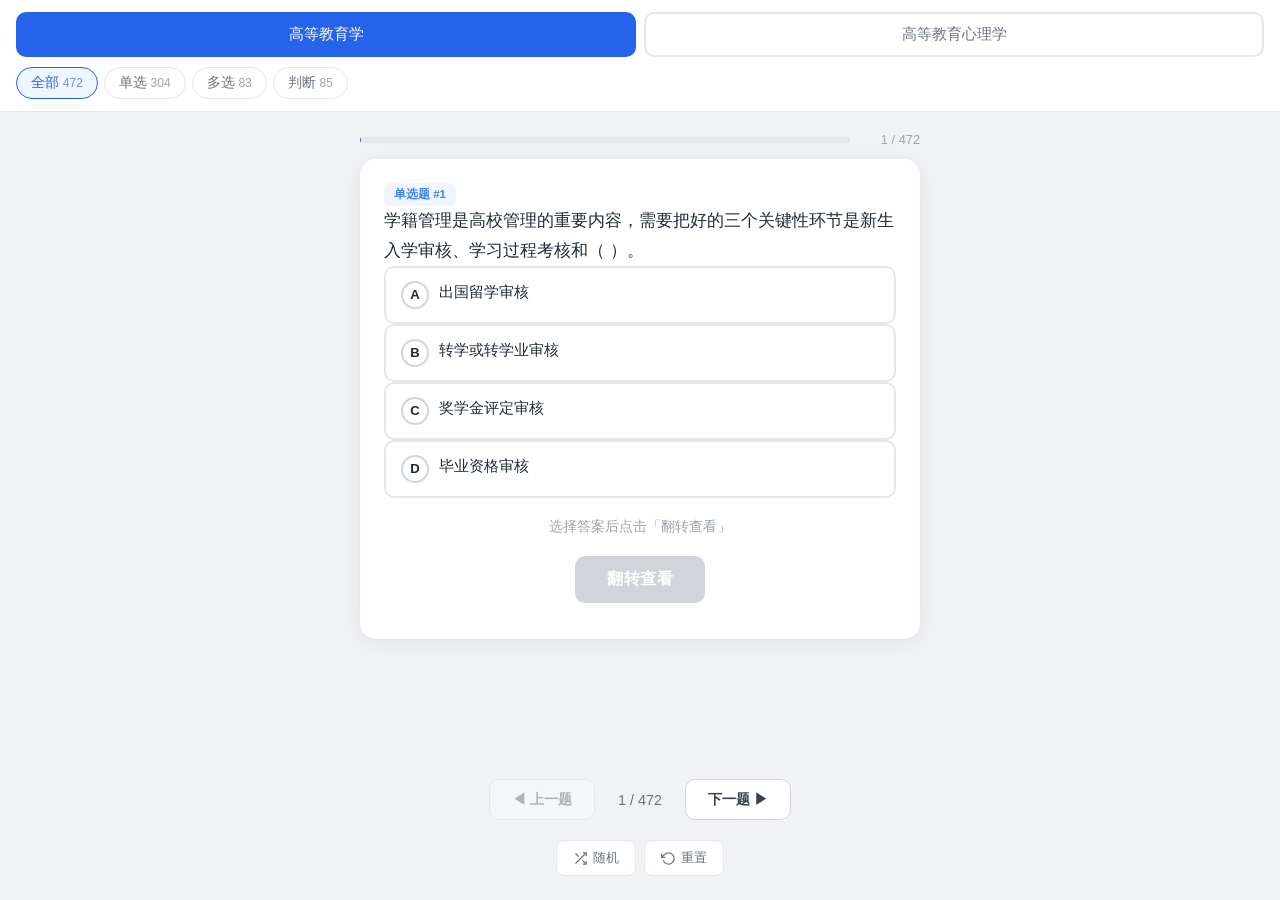
<file: 两学记忆卡片.html>
<!DOCTYPE html>
<html lang="zh-CN">
<head>
<meta charset="UTF-8">
<meta name="viewport" content="width=device-width, initial-scale=1.0, user-scalable=no">
<title>高等教育学&心理学 - 记忆卡片</title>
<style>
* { margin:0; padding:0; box-sizing:border-box; }
html { font-size:16px; }
body {
  font-family:-apple-system,BlinkMacSystemFont,"Segoe UI","PingFang SC","Hiragino Sans GB","Microsoft YaHei",sans-serif;
  background:#f0f2f5; color:#1f2937; min-height:100vh;
  display:flex; flex-direction:column;
  -webkit-tap-highlight-color:transparent;
}
.header {
  background:#fff; border-bottom:1px solid #e5e7eb;
  padding:12px 16px; position:sticky; top:0; z-index:100;
}
.subject-tabs { display:flex; gap:8px; margin-bottom:10px; }
.subject-tab {
  flex:1; padding:10px 0; text-align:center; border-radius:10px;
  font-size:0.95rem; font-weight:500; cursor:pointer; transition:all 0.2s;
  border:2px solid #e5e7eb; background:#fff; color:#6b7280;
}
.subject-tab.active { background:#2563eb; color:#fff; border-color:#2563eb; }
.type-filters { display:flex; gap:6px; flex-wrap:wrap; }
.type-filter {
  padding:6px 14px; border-radius:20px; font-size:0.85rem;
  cursor:pointer; transition:all 0.2s;
  border:1.5px solid #e5e7eb; background:#fff; color:#6b7280;
}
.type-filter.active { background:#eff6ff; color:#2563eb; border-color:#2563eb; }
.type-filter .count { opacity:0.65; font-size:0.75rem; }

.main {
  flex:1; display:flex; flex-direction:column; align-items:center;
  padding:20px 16px 16px; gap:12px;
}

.progress-bar-wrap {
  width:100%; max-width:560px; display:flex; align-items:center; gap:10px;
}
.progress-fill-bg {
  flex:1; height:6px; background:#e5e7eb; border-radius:3px; overflow:hidden;
}
.progress-fill {
  height:100%; background:linear-gradient(90deg,#2563eb,#7c3aed); border-radius:3px; transition:width 0.3s;
}
.progress-text { font-size:0.8rem; color:#9ca3af; white-space:nowrap; min-width:60px; text-align:right; }

.card-scene {
  perspective:1200px; width:100%; max-width:560px; flex:1; min-height:200px;
}
.card-wrap {
  animation:fadeSlideIn 0.35s ease;
}
@keyframes fadeSlideIn {
  from { opacity:0; transform:translateY(10px); }
  to   { opacity:1; transform:translateY(0); }
}

.card {
  display:grid; transform-style:preserve-3d;
  transition:transform 0.6s cubic-bezier(0.4,0,0.2,1);
  cursor:default;
}
.card > * { grid-area:1/1; }
.card.flipped { transform:rotateY(180deg); }

.card-face {
  backface-visibility:hidden; -webkit-backface-visibility:hidden;
  background:#fff; border-radius:16px;
  box-shadow:0 4px 24px rgba(0,0,0,0.06),0 1px 3px rgba(0,0,0,0.04);
  padding:24px; display:flex; flex-direction:column; gap:14px;
}
.card-back { transform:rotateY(180deg); }

.question-type-badge {
  display:inline-flex; align-items:center; gap:4px; padding:4px 10px; border-radius:6px;
  font-size:0.72rem; font-weight:600; align-self:flex-start;
  background:#eff6ff; color:#3b82f6;
}
.question-type-badge.multi { background:#fef3c7; color:#d97706; }
.question-type-badge.bool  { background:#dcfce7; color:#16a34a; }

.question-text {
  font-size:1.05rem; line-height:1.78; color:#1f2937; word-break:break-word;
}

.option {
  padding:13px 15px; border-radius:10px; cursor:pointer; transition:all 0.2s;
  border:2px solid #e5e7eb; display:flex; align-items:flex-start; gap:10px;
  font-size:0.93rem; line-height:1.5; user-select:none; -webkit-user-select:none;
  background:#fff;
}
.option:hover { border-color:#93c5fd; background:#f8faff; }
.option:active { transform:scale(0.985); }
.option.selected { border-color:#2563eb; background:#eff6ff; }
.option.correct   { border-color:#16a34a; background:#f0fdf4; color:#15803d; }
.option.wrong     { border-color:#dc2626; background:#fef2f2; color:#b91c1c; }
.option.missed    { border-color:#d97706; background:#fffbeb; color:#a16207; }

.option .label {
  width:28px; height:28px; border-radius:50%; flex-shrink:0;
  display:flex; align-items:center; justify-content:center;
  font-weight:700; font-size:0.82rem; border:2px solid #d1d5db; transition:all 0.2s;
}
.option.selected .label { background:#2563eb; color:#fff; border-color:#2563eb; }
.option.correct   .label { background:#16a34a; color:#fff; border-color:#16a34a; }
.option.wrong     .label { background:#dc2626; color:#fff; border-color:#dc2626; }
.option.missed    .label { background:#d97706; color:#fff; border-color:#d97706; }

.option .check-icon {
  width:28px; height:28px; border-radius:6px; flex-shrink:0;
  display:flex; align-items:center; justify-content:center;
  font-weight:700; font-size:0.82rem; border:2px solid #d1d5db; transition:all 0.2s;
}
.option.selected .check-icon { background:#2563eb; color:#fff; border-color:#2563eb; }
.option.correct   .check-icon { background:#16a34a; color:#fff; border-color:#16a34a; }
.option.wrong     .check-icon { background:#dc2626; color:#fff; border-color:#dc2626; }
.option.missed    .check-icon { background:#d97706; color:#fff; border-color:#d97706; }

.answer-hint {
  text-align:center; padding:6px 0; color:#9ca3af; font-size:0.85rem; order:100;
}
.flip-btn {
  padding:13px 32px; border-radius:10px; font-size:1rem; font-weight:600;
  cursor:pointer; border:none; transition:all 0.2s;
  background:linear-gradient(135deg,#2563eb,#1d4ed8); color:#fff;
  align-self:center; letter-spacing:0.5px; order:101;
  box-shadow:0 2px 8px rgba(37,99,235,0.25);
}
.flip-btn:hover { box-shadow:0 4px 14px rgba(37,99,235,0.35); }
.flip-btn:active { transform:scale(0.97); }
.flip-btn:disabled { background:#d1d5db; box-shadow:none; cursor:not-allowed; }

.back-header {
  text-align:center; font-size:1.05rem; font-weight:700; padding:8px 0;
  border-bottom:2px dashed #e5e7eb; color:#16a34a;
}
.back-header.incorrect { color:#dc2626; }
.back-header.partial { color:#d97706; }

.result-badge {
  display:inline-block; padding:7px 14px; border-radius:8px;
  font-size:0.85rem; font-weight:600; align-self:center;
}
.result-badge.correct   { background:#dcfce7; color:#16a34a; }
.result-badge.incorrect { background:#fef2f2; color:#dc2626; }
.result-badge.partial   { background:#fffbeb; color:#d97706; }

.btns-row { display:flex; gap:10px; justify-content:center; flex-wrap:wrap; }
.tf-btn {
  flex:1; max-width:160px; padding:14px; border-radius:10px;
  font-size:1rem; font-weight:600; cursor:pointer; border:2px solid #e5e7eb;
  background:#fff; transition:all 0.2s; text-align:center;
}
.tf-btn:hover { border-color:#93c5fd; background:#f8faff; }
.tf-btn:active { transform:scale(0.97); }
.tf-btn.selected { border-color:#2563eb; background:#eff6ff; color:#2563eb; }
.tf-btn.correct  { border-color:#16a34a; background:#f0fdf4; color:#15803d; }
.tf-btn.wrong    { border-color:#dc2626; background:#fef2f2; color:#b91c1c; }

.nav {
  display:flex; align-items:center; justify-content:center; gap:10px; padding:8px 0;
}
.nav-btn {
  padding:10px 22px; border-radius:10px; font-size:0.9rem; font-weight:600;
  cursor:pointer; border:none; transition:all 0.2s;
  background:#fff; color:#374151; border:1.5px solid #d1d5db;
}
.nav-btn:hover { border-color:#2563eb; color:#2563eb; }
.nav-btn:active { transform:scale(0.97); }
.nav-btn:disabled { opacity:0.35; cursor:not-allowed; }
.nav-page { font-size:0.9rem; color:#6b7280; min-width:70px; text-align:center; }
.nav-center { display:flex; align-items:center; gap:8px; }

.controls {
  display:flex; gap:8px; justify-content:center; padding:0 0 8px;
}
.ctrl-btn {
  padding:8px 16px; border-radius:8px; font-size:0.82rem; font-weight:500;
  cursor:pointer; border:1.5px solid #e5e7eb; background:#fff; color:#6b7280;
  transition:all 0.2s; display:flex; align-items:center; gap:5px;
}
.ctrl-btn:hover { border-color:#93c5fd; color:#2563eb; }
.ctrl-btn.active { background:#eff6ff; color:#2563eb; border-color:#2563eb; }
.ctrl-btn svg { width:15px; height:15px; flex-shrink:0; }

.stats {
  background:#fff; border-radius:16px; padding:18px; max-width:560px; width:100%;
  box-shadow:0 2px 12px rgba(0,0,0,0.04);
}
.stats h3 { font-size:0.95rem; margin-bottom:10px; color:#6b7280; }
.stats-row { display:flex; gap:12px; flex-wrap:wrap; }
.stat-item {
  flex:1; min-width:70px; text-align:center; padding:12px 8px;
  border-radius:10px; background:#f9fafb;
}
.stat-val { font-size:1.6rem; font-weight:700; }
.stat-val.green { color:#16a34a; }
.stat-val.red   { color:#dc2626; }
.stat-val.blue  { color:#2563eb; }
.stat-lbl { font-size:0.75rem; color:#9ca3af; margin-top:2px; }

.empty-state {
  flex:1; display:flex; align-items:center; justify-content:center;
  padding:60px 20px; color:#9ca3af; flex-direction:column;
}
.empty-state p { font-size:1rem; }

@media (max-width:480px) {
  .card-face { padding:16px; border-radius:12px; gap:10px; }
  .question-text { font-size:0.95rem; }
  .option { padding:11px 13px; font-size:0.88rem; }
  .subject-tab { font-size:0.85rem; padding:8px 0; }
  .flip-btn { width:100%; }
  .nav-btn { padding:8px 16px; font-size:0.82rem; }
  .header { padding:10px 12px; }
}
</style>
</head>
<body>

<div class="header">
  <div class="subject-tabs">
    <div class="subject-tab active" data-subject="高等教育学" onclick="switchSubject('高等教育学')">高等教育学</div>
    <div class="subject-tab" data-subject="高等教育心理学" onclick="switchSubject('高等教育心理学')">高等教育心理学</div>
  </div>
  <div class="type-filters" id="typeFilters"></div>
</div>

<div class="main" id="mainContent">
  <div class="progress-bar-wrap">
    <div class="progress-fill-bg"><div class="progress-fill" id="progressFill" style="width:0%"></div></div>
    <div class="progress-text" id="progressText">0 / 0</div>
  </div>

  <div class="card-scene">
    <div class="card-wrap" id="cardWrap">
      <div class="card" id="cardEl">
        <div class="card-face card-front" id="cardFront">
          <div id="frontContent"></div>
          <div class="answer-hint" id="hintEl">选择答案后点击「翻转查看」</div>
          <button class="flip-btn" id="flipBtn" disabled onclick="flipCard()">翻转查看</button>
        </div>
        <div class="card-face card-back" id="cardBack">
          <div id="backContent"></div>
          <button class="flip-btn" style="margin-top:6px;order:102" onclick="flipBack()">翻回题目</button>
        </div>
      </div>
    </div>
  </div>

  <div class="nav">
    <button class="nav-btn" id="prevBtn" onclick="prevCard()">◀ 上一题</button>
    <div class="nav-center"><span class="nav-page" id="navPage">-</span></div>
    <button class="nav-btn" id="nextBtn" onclick="nextCard()">下一题 ▶</button>
  </div>

  <div class="controls">
    <button class="ctrl-btn" id="shuffleBtn" onclick="toggleShuffle()">
      <svg viewBox="0 0 24 24" fill="none" stroke="currentColor" stroke-width="2"><polyline points="16 3 21 3 21 8"/><line x1="4" y1="20" x2="21" y2="3"/><polyline points="21 16 21 21 16 21"/><line x1="15" y1="15" x2="21" y2="21"/><line x1="4" y1="4" x2="9" y2="9"/></svg>
      随机
    </button>
    <button class="ctrl-btn" onclick="resetProgress()">
      <svg viewBox="0 0 24 24" fill="none" stroke="currentColor" stroke-width="2"><polyline points="1 4 1 10 7 10"/><path d="M3.51 15a9 9 0 1 0 2.13-9.36L1 10"/></svg>
      重置
    </button>
  </div>

  <div class="stats" id="statsPanel" style="display:none">
    <h3>答题统计</h3>
    <div class="stats-row">
      <div class="stat-item">
        <div class="stat-val blue" id="statTotal">0</div>
        <div class="stat-lbl">已答</div>
      </div>
      <div class="stat-item">
        <div class="stat-val green" id="statCorrect">0</div>
        <div class="stat-lbl">正确</div>
      </div>
      <div class="stat-item">
        <div class="stat-val red" id="statWrong">0</div>
        <div class="stat-lbl">错误</div>
      </div>
      <div class="stat-item">
        <div class="stat-val" id="statRate" style="color:#2563eb">-</div>
        <div class="stat-lbl">正确率</div>
      </div>
    </div>
  </div>
</div>

<div class="empty-state" id="emptyState" style="display:none">
  <p>没有可显示的题目</p>
</div>

<script>
var DATA = {
  '高等教育学': {"single_choice":[{"id":"qu_245","number":"1","question":"学籍管理是高校管理的重要内容，需要把好的三个关键性环节是新生入学审核、学习过程考核和（   ）。","options":[{"label":"A","text":"出国留学审核"},{"label":"B","text":"转学或转学业审核"},{"label":"C","text":"奖学金评定审核"},{"label":"D","text":"毕业资格审核"}],"answer":"D"},{"id":"qu_24","number":"2","question":"高等学校培养目标制定的依据不包括（  ）。","options":[{"label":"A","text":"个人需求"},{"label":"B","text":"社会需求"},{"label":"C","text":"专业需求"},{"label":"D","text":"法律需求"}],"answer":"D"},{"id":"qu_267","number":"3","question":"世界上第一个进入大众高等教育的国家是（  ）。","options":[{"label":"A","text":"加拿大"},{"label":"B","text":"英国"},{"label":"C","text":"美国"},{"label":"D","text":"澳大利亚"}],"answer":"C"},{"id":"qu_81","number":"4","question":"早在大学产生之初，教师们借助与基督教会的身份同构使得教师具有（   ）。","options":[{"label":"A","text":"宗教性"},{"label":"B","text":"神圣性"},{"label":"C","text":"独立性"},{"label":"D","text":"自由性"}],"answer":"B"},{"id":"qu_279","number":"5","question":"联邦德国为代表的欧洲大陆国家，表现的高校管理模式是（   ）。","options":[{"label":"A","text":"官僚学术权威双元管理模式"},{"label":"B","text":"国家权威模式"},{"label":"C","text":"市场主导模式"},{"label":"D","text":"学术权威模式"}],"answer":"B"},{"id":"qu_230","number":"6","question":"以下关于终生学习的说法不正确的是（    ）。","options":[{"label":"A","text":"终生学习是一种终结性学习方式"},{"label":"B","text":"终生学习必须以学习化社会为前提"},{"label":"C","text":"终生学习是以个人的自发意愿为基础"},{"label":"D","text":"终生学习必须将教育功能扩大至整个社会"}],"answer":"A"},{"id":"qu_223","number":"7","question":"案例教学法的中心环节是（    ）。","options":[{"label":"A","text":"课前准备"},{"label":"B","text":"教学设计"},{"label":"C","text":"教学评价"},{"label":"D","text":"课堂讨论"}],"answer":"D"},{"id":"qu_43","number":"8","question":"赫钦斯是20世纪理性主义大学理念的代表人物和集大成者，他的教育哲学思想属于（  ）。","options":[{"label":"A","text":"永恒主义"},{"label":"B","text":"要素主义"},{"label":"C","text":"存在主义"},{"label":"D","text":"实用主义"}],"answer":"A"},{"id":"qu_150","number":"9","question":"高校课程组合基本上以知识为导向，以学科为经纬，结合社会需要进行安排和组织的，使得高校课程具有典型的（     ）。","options":[{"label":"A","text":"针对性"},{"label":"B","text":"多样性"},{"label":"C","text":"专业性"},{"label":"D","text":"前沿性"}],"answer":"C"},{"id":"qu_95","number":"10","question":"教师工作坊是高校教师教学发展中心的工作方式之一，下列描述错误的是（   ）。","options":[{"label":"A","text":"教师工作坊不仅能为新教师提供培训和帮助，还能为老教师提供服务"},{"label":"B","text":"教师工作坊可以邀请校内外教学名师主讲，交流成功经验和优良心得，也可以质疑诘难。"},{"label":"C","text":"教师工作坊由高校教师教学发展中心组织，校内需要帮助的教师必须参加；"},{"label":"D","text":"教师工作坊可以利用现代信息技术，提供“网络工作坊”；"}],"answer":"C"},{"id":"qu_16","number":"11","question":"创办柏林大学的德国教育家是（  ）。","options":[{"label":"A","text":"佛兰克"},{"label":"B","text":"拉福来特"},{"label":"C","text":"洪堡"},{"label":"D","text":"纽曼"}],"answer":"C"},{"id":"qu_54","number":"12","question":"认为大学是传授普遍知识的场所，知识本身即为目的，教育是为了理智训练的是（    ）。","options":[{"label":"A","text":"赫钦斯"},{"label":"B","text":"洪堡"},{"label":"C","text":"纽曼"},{"label":"D","text":"布鲁纳"}],"answer":"C"},{"id":"qu_261","number":"13","question":"学习能力评价应遵循的原则不包括（  ）。","options":[{"label":"A","text":"统一性原则"},{"label":"B","text":"激励性原则"},{"label":"C","text":"多样化原则"},{"label":"D","text":"发展性原则"}],"answer":"A"},{"id":"qu_248","number":"14","question":"从危机产生的来源与后果看，高校危机可分为安全性、灾变性、管理性和群体性等危机类型。以下属于安全性危机的是（   ）。","options":[{"label":"A","text":"台风"},{"label":"B","text":"食物中毒"},{"label":"C","text":"游行示威"},{"label":"D","text":"乱收费"}],"answer":"B"},{"id":"qu_229","number":"15","question":"下列有关终身教育理念的说法不正确的是（   ）。","options":[{"label":"A","text":"学校教育不再享有教育的垄断权"},{"label":"B","text":"学习贯穿人的一生"},{"label":"C","text":"当地社会在终身教学体系中起着重要作用"},{"label":"D","text":"终身教育从正规学校教育结束时开始"}],"answer":"D"},{"id":"qu_98","number":"16","question":"叶澜教授对教师专业发展阶段的划分与美国的傅勒类似，都属于（    ）。","options":[{"label":"A","text":"生涯循环论"},{"label":"B","text":"互助发展论"},{"label":"C","text":"关注阶段论"},{"label":"D","text":"发展阶段论"}],"answer":"C"},{"id":"qu_201","number":"17","question":"下面哪项不属于人才培养方案的内容？","options":[{"label":"A","text":"专业培养目标"},{"label":"B","text":"修业年限"},{"label":"C","text":"教学计划"},{"label":"D","text":"教学方法"}],"answer":"D"},{"id":"qu_289","number":"18","question":"确定国家建立以财政拨款为主、其他多种渠道筹措高等教育经费为辅的体制。明确上述内容的文件是（   ）。","options":[{"label":"A","text":"《中华人民共和国高等教育法》"},{"label":"B","text":"《中国教育改革和发展纲要》"},{"label":"C","text":"《面向21世纪教育振兴行动计划》"},{"label":"D","text":"《国家中长期教育改革和发展规划纲要（2010-2020年）》"}],"answer":"A"},{"id":"qu_60","number":"19","question":"高校绿色“GDP”质量发展观的一个核心是（    ）。","options":[{"label":"A","text":"着眼于高校毕业生的就业率"},{"label":"B","text":"重视科研产出"},{"label":"C","text":"教授担任本科教学工作"},{"label":"D","text":"着眼于高校和人的可持续发展"}],"answer":"D"},{"id":"qu_35","number":"20","question":"芝加哥大学哪位校长十分重视经典著作的教育作用？","options":[{"label":"A","text":"赖斯"},{"label":"B","text":"亨尼斯"},{"label":"C","text":"赫钦斯"},{"label":"D","text":"洪堡"}],"answer":"C"},{"id":"qu_110","number":"21","question":"大学组织各管理部门的构成，即大学组织的横向结构，又称为（    ）。","options":[{"label":"A","text":"职权结权"},{"label":"B","text":"部门结构"},{"label":"C","text":"层次结构"},{"label":"D","text":"职能结构"}],"answer":"B"},{"id":"qu_4","number":"22","question":"朱熹邀请陆九渊赴（  ）书院讲学，首开书院“讲会”之先河。","options":[{"label":"A","text":"白鹿洞书院"},{"label":"B","text":"嵩阳书院"},{"label":"C","text":"应天府书院"},{"label":"D","text":"岳麓书院"}],"answer":"A"},{"id":"qu_52","number":"23","question":"德国现代教育的奠基人是","options":[{"label":"A","text":"洪堡"},{"label":"B","text":"怀特海"},{"label":"C","text":"纽曼"},{"label":"D","text":"费希特"}],"answer":"A"},{"id":"qu_217","number":"24","question":"以下属于技术性教学方法的是（     ）。","options":[{"label":"A","text":"发现式"},{"label":"B","text":"讲授法"},{"label":"C","text":"启发式"},{"label":"D","text":"注入式"}],"answer":"B"},{"id":"qu_246","number":"25","question":"高校对学生进行奖惩管理依据的权威文件是（   ）。","options":[{"label":"A","text":"《普通高等学校学生行为守则》"},{"label":"B","text":"《中华人民共和国教师法》"},{"label":"C","text":"《中国人民共和国教育法》"},{"label":"D","text":"《普通高等学校学生管理规定》"}],"answer":"D"},{"id":"qu_62","number":"26","question":"大学优秀的文化传统和一代又一代的大学人共同创造的精神财富，构成了大学的（   ）。","options":[{"label":"A","text":"校训"},{"label":"B","text":"理念"},{"label":"C","text":"校风"},{"label":"D","text":"精神"}],"answer":"D"},{"id":"qu_121","number":"27","question":"高校科研评价中存在不重视科研对教学的促进作用，偏离高校育人的基本职能的问题，这种问题属于（    ）。","options":[{"label":"A","text":"重短期轻长期"},{"label":"B","text":"重科研轻教学"},{"label":"C","text":"重数量轻质量"},{"label":"D","text":"重形式轻实质"}],"answer":"C"},{"id":"qu_285","number":"28","question":"全面实行高等教育收费政策的年份是（    ）。","options":[{"label":"A","text":"1998年"},{"label":"B","text":"1999年"},{"label":"C","text":"1996年"},{"label":"D","text":"1997年"}],"answer":"D"},{"id":"qu_67","number":"29","question":"高等学校的第一职能是（    ）。","options":[{"label":"A","text":"科学研究"},{"label":"B","text":"培养人才"},{"label":"C","text":"国际合作"},{"label":"D","text":"社会服务"}],"answer":"B"},{"id":"qu_255","number":"30","question":"以决策为中心的CIPP综合评价模式，由背景评价、输入评价、（  ）和结果评价四种评价组成。","options":[{"label":"A","text":"表现评价"},{"label":"B","text":"行为评价"},{"label":"C","text":"过程评价"},{"label":"D","text":"目标评价"}],"answer":"C"},{"id":"qu_8","number":"31","question":"中世纪大学的主要职能是（  ）。","options":[{"label":"A","text":"人才培养"},{"label":"B","text":"科学研究"},{"label":"C","text":"社会服务"},{"label":"D","text":"发展宗教"}],"answer":"A"},{"id":"qu_33","number":"32","question":"注重学生社会责任感和公民素质培养的教育类型是（  ）。","options":[{"label":"A","text":"通识教育"},{"label":"B","text":"专业教育"},{"label":"C","text":"骑士教育"},{"label":"D","text":"绅士教育"}],"answer":"A"},{"id":"qu_134","number":"33","question":"高校组织结构类型中容易出现“政出多门”的是（    ）。","options":[{"label":"A","text":"矩阵结构"},{"label":"B","text":"直线职能制"},{"label":"C","text":"职能制"},{"label":"D","text":"直线制"}],"answer":"A"},{"id":"qu_195","number":"34","question":"高校教学的基本功能是（     ）。","options":[{"label":"A","text":"促进学生的全面发展"},{"label":"B","text":"培养高精尖人才"},{"label":"C","text":"增加学生就业竞争力"},{"label":"D","text":"挖掘学生的才能"}],"answer":"A"},{"id":"qu_44","number":"35","question":"纽曼认为，大学的职能是教学，而不是科研，大学是为传授知识而设。他的大学理念属于（  ）。","options":[{"label":"A","text":"实用主义"},{"label":"B","text":"要素主义"},{"label":"C","text":"存在主义"},{"label":"D","text":"理性主义"}],"answer":"D"},{"id":"qu_49","number":"36","question":"对各种各样学者的学术观点、学术行为的兼容并包，这体现了大学精神文化的（   ）。","options":[{"label":"A","text":"兼容性"},{"label":"B","text":"发展性"},{"label":"C","text":"整合性"},{"label":"D","text":"个性"}],"answer":"A"},{"id":"qu_219","number":"37","question":"高校教师运用研讨法，组织有效的教学讨论的前提是（     ）。","options":[{"label":"A","text":"主体明确，准备充分"},{"label":"B","text":"营造气氛，引导讨论"},{"label":"C","text":"做好课堂发言记录"},{"label":"D","text":"进行诊断性评价"}],"answer":"A"},{"id":"qu_231","number":"38","question":"以下关于高校学生的心理发展特征的说法不正确的是（   ）。","options":[{"label":"A","text":"社会经验丰富"},{"label":"B","text":"个性心理发展基本稳定"},{"label":"C","text":"自我意识发展趋向成熟"},{"label":"D","text":"认知心理发展处于最佳状态"}],"answer":"A"},{"id":"qu_70","number":"39","question":"认为大学的主要目的是教学而不是科研的是（    ）。","options":[{"label":"A","text":"赫钦斯"},{"label":"B","text":"布鲁纳"},{"label":"C","text":"洪堡"},{"label":"D","text":"纽曼"}],"answer":"D"},{"id":"qu_211","number":"40","question":"体现高校教学的专业性、学术性、创新性的过程的是（    ）。","options":[{"label":"A","text":"科学研究"},{"label":"B","text":"学术报告"},{"label":"C","text":"教学成果"},{"label":"D","text":"教学设计"}],"answer":"A"},{"id":"qu_273","number":"41","question":"高等教育发展的核心任务（    ）。","options":[{"label":"A","text":"提高整体质量"},{"label":"B","text":"加快大众化进程"},{"label":"C","text":"扩大教学规模"},{"label":"D","text":"增加教学人数"}],"answer":"A"},{"id":"qu_174","number":"42","question":"泰勒提出的”目标达成模式“中的评价属于（     ）。","options":[{"label":"A","text":"相对性评价"},{"label":"B","text":"绝对性评价"},{"label":"C","text":"总结性评价"},{"label":"D","text":"形成性评价"}],"answer":"B"},{"id":"qu_271","number":"43","question":"中国高等教育大众化进程大致可以划分为三个阶段，不包括（   ）。","options":[{"label":"A","text":"全面发展阶段"},{"label":"B","text":"提高质量阶段"},{"label":"C","text":"调整结构阶段"},{"label":"D","text":"提速扩张阶段"}],"answer":"A"},{"id":"qu_250","number":"44","question":"学业服务就是对大学生参与学习活动的数量和质量的服务，包括学业过程管理服务和（   ）两方面。","options":[{"label":"A","text":"学业水平服务"},{"label":"B","text":"学业需要服务"},{"label":"C","text":"学业成绩管理服务"},{"label":"D","text":"学业评价管理服务"}],"answer":"D"},{"id":"qu_114","number":"45","question":"校长办公会、校务委员会、学校董事会等属于大学的（   ）。","options":[{"label":"A","text":"战略制定层"},{"label":"B","text":"中间管理层"},{"label":"C","text":"操作人员层"},{"label":"D","text":"监督控制层"}],"answer":"A"},{"id":"qu_57","number":"46","question":"提出“知识就是力量”的学者是（   ）。","options":[{"label":"A","text":"赫钦斯"},{"label":"B","text":"洪堡"},{"label":"C","text":"纽曼"},{"label":"D","text":"培根"}],"answer":"D"},{"id":"qu_45","number":"47","question":"认为大学有责任用自己的知识为社会提供服务的大学理念是（  ）。","options":[{"label":"A","text":"实用主义"},{"label":"B","text":"国家主义"},{"label":"C","text":"永恒主义"},{"label":"D","text":"理性主义"}],"answer":"A"},{"id":"qu_143","number":"48","question":"高等学校的法人代表是（   ）。","options":[{"label":"A","text":"校工会主席"},{"label":"B","text":"法律顾问"},{"label":"C","text":"党委书记"},{"label":"D","text":"校长"}],"answer":"D"},{"id":"qu_138","number":"49","question":"在大学决策上采取典型的双重结合模式的国家是（    ）。","options":[{"label":"A","text":"英国"},{"label":"B","text":"美国"},{"label":"C","text":"中国"},{"label":"D","text":"德国"}],"answer":"A"},{"id":"qu_9","number":"50","question":"中世纪的巴黎大学设有文学院、神学院、法学院和医学院，其中属于低级学院的是（  ）。","options":[{"label":"A","text":"神学院"},{"label":"B","text":"法学院"},{"label":"C","text":"文学院"},{"label":"D","text":"医学院"}],"answer":"C"},{"id":"qu_156","number":"51","question":"学校组织的美术展、书画、文学、诗歌等社团发展学生个性，属于什么课程","options":[{"label":"A","text":"非正式课程"},{"label":"B","text":"正式课程"},{"label":"C","text":"隐性课程"},{"label":"D","text":"显性课程"}],"answer":"C"},{"id":"qu_140","number":"52","question":"保障大学独立办学的地位，让大学作为民事主体开展民事活动，需要建立（   ）。","options":[{"label":"A","text":"学术委员会制度"},{"label":"B","text":"中介组织"},{"label":"C","text":"基层组织"},{"label":"D","text":"法人制度"}],"answer":"D"},{"id":"qu_176","number":"53","question":"CIPP模式把课程评价分为背景评价、投入评价、过程评价和（   ）。","options":[{"label":"A","text":"主体评价"},{"label":"B","text":"社会评价"},{"label":"C","text":"内部评价"},{"label":"D","text":"成果评价"}],"answer":"D"},{"id":"qu_68","number":"54","question":"现代大学理念的时代内涵不包括（   ）。","options":[{"label":"A","text":"针对性或适切性"},{"label":"B","text":"国际化"},{"label":"C","text":"功利性"},{"label":"D","text":"追求高深学问"}],"answer":"C"},{"id":"qu_194","number":"55","question":"高等教育的主体与基础是（     ）。","options":[{"label":"A","text":"专科教育"},{"label":"B","text":"本科教育"},{"label":"C","text":"硕士生教育"},{"label":"D","text":"博士生教育"}],"answer":"B"},{"id":"qu_128","number":"56","question":"高校科研管理中，评价人员来源的多样化，评价内容的全面化、具体化，评价过程的公开化、透明化，这反映了（    ）。","options":[{"label":"A","text":"科研评价具有管理咨询的性质"},{"label":"B","text":"科研评价的量化性"},{"label":"C","text":"科研评价发展的历史性"},{"label":"D","text":"科研评价具有民主性"}],"answer":"D"},{"id":"qu_97","number":"57","question":"傅勒的教师关注阶段论中，教师开始较多地关注教学所需的知识、能力与技巧，并尽可能运用到教学情境去，这一类教师所处的阶段是（    ）。","options":[{"label":"A","text":"早期生存关注"},{"label":"B","text":"教学前关注"},{"label":"C","text":"关注学生"},{"label":"D","text":"教学情境关注"}],"answer":"D"},{"id":"qu_58","number":"58","question":"认识论哲学，更接近的“大学理念”是（    ）。","options":[{"label":"A","text":"杜威"},{"label":"B","text":"赫钦斯"},{"label":"C","text":"纽曼"},{"label":"D","text":"怀特海"}],"answer":"C"},{"id":"qu_142","number":"59","question":"专业培养目标、学制、学位及学分要求主要体现在（    ）中。","options":[{"label":"A","text":"教材"},{"label":"B","text":"教学大纲"},{"label":"C","text":"发展规划"},{"label":"D","text":"培养方案"}],"answer":"D"},{"id":"qu_99","number":"60","question":"伯顿提出的教师发展阶段论指出，教师在每一个发展的逻辑单元中一般会经历三个阶段，下列错误的是（    ）。","options":[{"label":"A","text":"调整阶段"},{"label":"B","text":"适应阶段"},{"label":"C","text":"成熟阶段"},{"label":"D","text":"求生存阶段"}],"answer":"D"},{"id":"qu_141","number":"61","question":"以学分为计量单位衡量学生是否达到培养目标和要求，这种教学运行制度属于（    ）。","options":[{"label":"A","text":"选修制"},{"label":"B","text":"顶岗实习制"},{"label":"C","text":"学分制"},{"label":"D","text":"学年制"}],"answer":"C"},{"id":"qu_224","number":"62","question":"关于教学方法的选择的依据，下列说法错误的是（    ）。","options":[{"label":"A","text":"根据学习方法的功能和类型"},{"label":"B","text":"依据师生的条件与特点"},{"label":"C","text":"依据教学内容"},{"label":"D","text":"依据教学的目的和任务"}],"answer":"A"},{"id":"qu_3","number":"63","question":"古希腊智者学派的代表人物是（  ）。","options":[{"label":"A","text":"伊索克拉特"},{"label":"B","text":"芝诺"},{"label":"C","text":"亚里斯多德"},{"label":"D","text":"普罗泰哥拉"}],"answer":"D"},{"id":"qu_101","number":"64","question":"德国、意大利等实施单一型学术职业阶梯结构国家，高校教师学术晋升说法不正确的是（    ）。","options":[{"label":"A","text":"教师都能获得教授职务"},{"label":"B","text":"各大学地位平等"},{"label":"C","text":"学术职位具有同等地位"},{"label":"D","text":"博士毕业后获得大学授课资格"}],"answer":"A"},{"id":"qu_300","number":"65","question":"本土高等教育国际化的过程不包括（   ）。","options":[{"label":"A","text":"高等院校面向国际化进行的组织转型、制度建设"},{"label":"B","text":"高等学校教育教学过程的改革"},{"label":"C","text":"政府层面的促进高等教育国际化的决策与规划"},{"label":"D","text":"区域之间的交流合作过程"}],"answer":"D"},{"id":"qu_172","number":"66","question":"被誉为“课程评价之父”的学者是（     ）。","options":[{"label":"A","text":"斯滕豪斯"},{"label":"B","text":"博比特"},{"label":"C","text":"泰勒"},{"label":"D","text":"波斯纳"}],"answer":"C"},{"id":"qu_107","number":"67","question":"高等教育的核心，办学的主体是（   ）。","options":[{"label":"A","text":"管理人员"},{"label":"B","text":"教师"},{"label":"C","text":"学生"},{"label":"D","text":"学科"}],"answer":"D"},{"id":"qu_236","number":"68","question":"建构主义的知识观强调的知识特性是（    ）。","options":[{"label":"A","text":"动态性"},{"label":"B","text":"具体性"},{"label":"C","text":"客观性"},{"label":"D","text":"确定性"}],"answer":"A"},{"id":"qu_159","number":"69","question":"早期科学教育思想产生于英国，代表人物是被人们誉为“近代科学之父”的（    ）。","options":[{"label":"A","text":"康德"},{"label":"B","text":"斯宾塞"},{"label":"C","text":"赫尔巴特"},{"label":"D","text":"培根"}],"answer":"D"},{"id":"qu_260","number":"70","question":"高校学生的学习能力主要表现为（  ）。","options":[{"label":"A","text":"自我评价能力和分工合作能力"},{"label":"B","text":"自我管理能力和交往沟通能力"},{"label":"C","text":"自我设计能力和组织协调能力"},{"label":"D","text":"自主学习能力和合作学习能力"}],"answer":"D"},{"id":"qu_63","number":"71","question":"对内能形成文化上的向心力，对外则是学校个性和精神面貌的一种重要彰显，这是大学的（    ）。","options":[{"label":"A","text":"学风"},{"label":"B","text":"教风"},{"label":"C","text":"校风"},{"label":"D","text":"校训"}],"answer":"C"},{"id":"qu_50","number":"72","question":"美国的威斯康星大学之所以形成了风靡世界的“威斯康星理念”，因为其创造出现代大学发展的一种崭新模式是（   ）。","options":[{"label":"A","text":"推崇理性"},{"label":"B","text":"重视科研"},{"label":"C","text":"注重实用"},{"label":"D","text":"民主自治"}],"answer":"C"},{"id":"qu_252","number":"73","question":"学生评价在教育评价活动中处于（    ）。","options":[{"label":"A","text":"核心地位"},{"label":"B","text":"基础性地位"},{"label":"C","text":"主要地位"},{"label":"D","text":"重要地位"}],"answer":"B"},{"id":"qu_180","number":"74","question":"教材内容评价时需要注意概念、原理、数据是否科学可靠，对应的评价指标是（    ）。","options":[{"label":"A","text":"便利性"},{"label":"B","text":"准确性"},{"label":"C","text":"完整性"},{"label":"D","text":"公正性"}],"answer":"B"},{"id":"qu_20","number":"75","question":"柏林大学的创办及其发展，使大学的（  ）职能得到快速发展？","options":[{"label":"A","text":"科学研究"},{"label":"B","text":"培养人才"},{"label":"C","text":"传授知识"},{"label":"D","text":"为社会服务"}],"answer":"A"},{"id":"qu_136","number":"76","question":"上级将权力借贷给较低层次，权力可随时被收回，这属于权力的（    ）。","options":[{"label":"A","text":"分散"},{"label":"B","text":"委托"},{"label":"C","text":"下放"},{"label":"D","text":"非中心化"}],"answer":"B"},{"id":"qu_241","number":"77","question":"下列选项中属于高校学生管理难点的是（   ）。","options":[{"label":"A","text":"学籍管理"},{"label":"B","text":"资困助学管理"},{"label":"C","text":"危机管理"},{"label":"D","text":"社团管理"}],"answer":"C"},{"id":"qu_215","number":"78","question":"教学策略的核心和完成教学任务的保障是（    ）。","options":[{"label":"A","text":"教学目标"},{"label":"B","text":"教学手段"},{"label":"C","text":"教学方法"},{"label":"D","text":"教学计划"}],"answer":"C"},{"id":"qu_144","number":"79","question":"大学的科研机构承担项目研究时，成立临时办公室完成某项任务，这些人既受中心的领导，又接受原来部门的指挥。这种组织结构类型属于（    ）。","options":[{"label":"A","text":"职能制"},{"label":"B","text":"直线制"},{"label":"C","text":"矩阵结构"},{"label":"D","text":"直线职能制"}],"answer":"C"},{"id":"qu_183","number":"80","question":"下列课程中，不属于按管理层次划分的课程是（   ）。","options":[{"label":"A","text":"校本课程"},{"label":"B","text":"乡土课程"},{"label":"C","text":"地方课程"},{"label":"D","text":"国家课程"}],"answer":"B"},{"id":"qu_149","number":"81","question":"高校课程的本质属性是（    ）。","options":[{"label":"A","text":"研究性"},{"label":"B","text":"多样性"},{"label":"C","text":"前沿性"},{"label":"D","text":"专业性"}],"answer":"D"},{"id":"qu_61","number":"82","question":"“所谓大学者，非谓大楼之谓也，也有大师之谓也”，提出这个观点的教育家是（    ）。","options":[{"label":"A","text":"梅贻琦"},{"label":"B","text":"蒋梦麟"},{"label":"C","text":"胡适"},{"label":"D","text":"蔡元培"}],"answer":"A"},{"id":"qu_59","number":"83","question":"大学完成自身使命和履行国家职责的先决条件是（    ）。","options":[{"label":"A","text":"大学的全民化"},{"label":"B","text":"大学的质量观"},{"label":"C","text":"大学自治和学术自由"},{"label":"D","text":"大学的多样化"}],"answer":"C"},{"id":"qu_13","number":"84","question":"提出“思想自由、兼容并包”的办学方针，对北京大学进行改革的校长是（  ）。","options":[{"label":"A","text":"梅贻琦"},{"label":"B","text":"杨东平"},{"label":"C","text":"李鸿章"},{"label":"D","text":"蔡元培"}],"answer":"D"},{"id":"qu_280","number":"85","question":"美国高等学校资源配置的主要手段是（    ）。","options":[{"label":"A","text":"政府调控"},{"label":"B","text":"市场调节"},{"label":"C","text":"第三方机构操控"},{"label":"D","text":"政府调控与市场调节"}],"answer":"D"},{"id":"qu_233","number":"86","question":"建构主义学习理论强调的是（   ）。","options":[{"label":"A","text":"课堂学习"},{"label":"B","text":"机械学习"},{"label":"C","text":"情境学习"},{"label":"D","text":"接受学习"}],"answer":"C"},{"id":"qu_84","number":"87","question":"高校教师专业发展的路径没有形成（   ）。","options":[{"label":"A","text":"国际化的合作组织"},{"label":"B","text":"建制化的专业组织"},{"label":"C","text":"专门的群体繁衍机制"},{"label":"D","text":"完整的职业发展道路"}],"answer":"A"},{"id":"qu_207","number":"88","question":"教学策略的核心是（    ）。","options":[{"label":"A","text":"教学方法的设计"},{"label":"B","text":"教学媒体的设计"},{"label":"C","text":"教学目的的设计"},{"label":"D","text":"教学形式的设计"}],"answer":"A"},{"id":"qu_257","number":"89","question":"在学生学习新知识之前进行摸底考试，初步了解学生已有的知识基础和有关能力。这种考试属于（   ）。","options":[{"label":"A","text":"总结性评价"},{"label":"B","text":"相对性评价"},{"label":"C","text":"定位性评价"},{"label":"D","text":"诊断性评价"}],"answer":"C"},{"id":"qu_14","number":"90","question":"英国高等教育双轨制的文件是（  ）。","options":[{"label":"A","text":"《罗宾斯报告》"},{"label":"B","text":"《高等教育：一个新的框架》"},{"label":"C","text":"《高等教育法》"},{"label":"D","text":"《国防教育法》"}],"answer":"A"},{"id":"qu_79","number":"91","question":"学术专业一直致力于建立知识操作的伦理规范，罗伯特·K.默顿提出了五项经典的科学规范，这些规范简称（    ）。","options":[{"label":"A","text":"UADOS"},{"label":"B","text":"KUDOS"},{"label":"C","text":"CUDOS"},{"label":"D","text":"CADOS"}],"answer":"C"},{"id":"qu_38","number":"92","question":"在大学发展实践中，大学精神文化最显性的一种形式是（  ）。","options":[{"label":"A","text":"校园建筑"},{"label":"B","text":"管理制度"},{"label":"C","text":"校歌"},{"label":"D","text":"校训"}],"answer":"D"},{"id":"qu_242","number":"93","question":"在大学生思想政治教育中发挥主渠道作用的是（   ）。","options":[{"label":"A","text":"哲学社会科学课"},{"label":"B","text":"辅导员工作"},{"label":"C","text":"学生会、团委工作"},{"label":"D","text":"思想政治理论课教学"}],"answer":"D"},{"id":"qu_292","number":"94","question":"高等教育国际化的行动主体是（    ）。","options":[{"label":"A","text":"国家"},{"label":"B","text":"高等教育机构"},{"label":"C","text":"民族国家以及高等教育机构"},{"label":"D","text":"民族"}],"answer":"C"},{"id":"qu_198","number":"95","question":"下面哪项不属于教学三维目标的内容？","options":[{"label":"A","text":"知识"},{"label":"B","text":"情感"},{"label":"C","text":"技能"},{"label":"D","text":"心理"}],"answer":"D"},{"id":"qu_22","number":"96","question":"以下哪项职能不属于高等学校的基本职能？","options":[{"label":"A","text":"企业生产"},{"label":"B","text":"社会服务"},{"label":"C","text":"科学研究"},{"label":"D","text":"人才培养"}],"answer":"A"},{"id":"qu_187","number":"97","question":"教学过程的本质属性是（     ）。","options":[{"label":"A","text":"课内学习与课外学习的统一"},{"label":"B","text":"教与学的统一"},{"label":"C","text":"学生的学"},{"label":"D","text":"教师的教"}],"answer":"B"},{"id":"qu_135","number":"98","question":"大学初创且规模很小的阶段，通常采用的组织结构类型是（    ）。","options":[{"label":"A","text":"职能制"},{"label":"B","text":"直线职能制"},{"label":"C","text":"矩阵结构"},{"label":"D","text":"直线制"}],"answer":"D"},{"id":"qu_93","number":"99","question":"专家介入型教学发展模式中，教学专家的角色应根据不同阶段做出相应的改变。在初期，教学专家不能扮演的角色是（    ）。","options":[{"label":"A","text":"顾问"},{"label":"B","text":"专业人员"},{"label":"C","text":"专家"},{"label":"D","text":"好朋友"}],"answer":"D"},{"id":"qu_40","number":"100","question":"理性主义大学理念的代表人物是（  ）。","options":[{"label":"A","text":"杜威"},{"label":"B","text":"纽曼"},{"label":"C","text":"里科夫"},{"label":"D","text":"科尔"}],"answer":"B"},{"id":"qu_104","number":"101","question":"下列国家中，实施多重型学术职业阶梯结构的是（     )。","options":[{"label":"A","text":"意大利"},{"label":"B","text":"德国"},{"label":"C","text":"美国"},{"label":"D","text":"法国"}],"answer":"C"},{"id":"qu_278","number":"102","question":"经济学领域“看不见的手原理”的提出者是（    ）。","options":[{"label":"A","text":"亚当．斯密"},{"label":"B","text":"凯恩斯"},{"label":"C","text":"大卫．李嘉图"},{"label":"D","text":"萨缪尔森"}],"answer":"A"},{"id":"qu_202","number":"103","question":"教学与教育这两个概念的关系是（    ）。","options":[{"label":"A","text":"互斥关系"},{"label":"B","text":"部分与整体"},{"label":"C","text":"递进关系"},{"label":"D","text":"并列关系"}],"answer":"B"},{"id":"qu_266","number":"104","question":"根据高等教育大众化理论，用高等教育毛入学率来表征，进入普及化阶段的指标是（）。","options":[{"label":"A","text":"超过30%"},{"label":"B","text":"超过40%"},{"label":"C","text":"超过50%"},{"label":"D","text":"超过60%"}],"answer":"C"},{"id":"qu_162","number":"105","question":"高校教师是课程资源的（     ）。","options":[{"label":"A","text":"组织者与管理者"},{"label":"B","text":"引导者与协助者"},{"label":"C","text":"开发者与拓展者"},{"label":"D","text":"合作者与参与者"}],"answer":"C"},{"id":"qu_75","number":"106","question":"现代大学崇尚科学研究职能并使之制度化，这项改革始于（    ）。","options":[{"label":"A","text":"牛津大学"},{"label":"B","text":"中世纪大学"},{"label":"C","text":"柏林大学"},{"label":"D","text":"剑桥大学"}],"answer":"C"},{"id":"qu_36","number":"107","question":"学术型人才在培养过程中强调知识的（  ）。","options":[{"label":"A","text":"理论性和实践性"},{"label":"B","text":"理论性和系统性"},{"label":"C","text":"职业性和技术性"},{"label":"D","text":"应用性和技术性"}],"answer":"B"},{"id":"qu_226","number":"108","question":"终身教育的思想作为一种重要的国际教育思潮，最早提出该思想的学者是（   ）。","options":[{"label":"A","text":"康德尔"},{"label":"B","text":"保罗·朗格朗"},{"label":"C","text":"赞可夫"},{"label":"D","text":"布鲁纳"}],"answer":"B"},{"id":"qu_290","number":"109","question":"高等学校是以（  ）为基础的机构。","options":[{"label":"A","text":"知识"},{"label":"B","text":"经济"},{"label":"C","text":"技能"},{"label":"D","text":"就业"}],"answer":"A"},{"id":"qu_131","number":"110","question":"高效管理人员研究生专业学位越来越多，高等教育行政管理逐渐成为一种职业，这反映了高校管理人员的（    ）。","options":[{"label":"A","text":"忠诚性"},{"label":"B","text":"学术性"},{"label":"C","text":"专业性"},{"label":"D","text":"行政性"}],"answer":"C"},{"id":"qu_274","number":"111","question":"明确将“全面提高高等教育质量”作为21世纪第二个十年高等教育改革与发展的目标的文件是（   ）。","options":[{"label":"A","text":"《2000年中国教育绿皮书》"},{"label":"B","text":"《中共中央、国务院关于深化教育改革全面推进素质教育的决定》"},{"label":"C","text":"《面向21世纪教育振兴行动计划》"},{"label":"D","text":"《国家中长期教育改革和发展规划纲要（2010-2020年）》"}],"answer":"D"},{"id":"qu_240","number":"112","question":"高等学校的学生工作涵盖多方面内容，下列不属于学生工作的是（   ）。","options":[{"label":"A","text":"学生服务"},{"label":"B","text":"学生管理"},{"label":"C","text":"学生教育"},{"label":"D","text":"法律援助"}],"answer":"D"},{"id":"qu_119","number":"113","question":"因为其不符合科研的特点和规律，导致大量低水平成果的出现，而受到批评的科研管理方法是（    ）。","options":[{"label":"A","text":"数学管理方法"},{"label":"B","text":"专家管理方法"},{"label":"C","text":"经济管理方法"},{"label":"D","text":"行政管理方法"}],"answer":"A"},{"id":"qu_126","number":"114","question":"高校科研管理的对象是人，对所有的科研人员要一视同仁，这体现了科研管理的（    ）原则？","options":[{"label":"A","text":"协调性"},{"label":"B","text":"自主性"},{"label":"C","text":"公平性"},{"label":"D","text":"重点性"}],"answer":"C"},{"id":"qu_25","number":"115","question":"个人本位论的源头可追溯到雅典的（  ）。","options":[{"label":"A","text":"道德教育"},{"label":"B","text":"美育教育"},{"label":"C","text":"约束教育"},{"label":"D","text":"自由教育"}],"answer":"D"},{"id":"qu_262","number":"116","question":"高校学生综合评价体系的设计原则是导向性原则、整体性原则、客观性原则和（   ）。","options":[{"label":"A","text":"发展性原则"},{"label":"B","text":"可测性原则"},{"label":"C","text":"淘汰性原则"},{"label":"D","text":"激励性原则"}],"answer":"B"},{"id":"qu_42","number":"117","question":"认为大学是作为知识的生产者、批发商和零售商，既要为社会提供服务，也为每个人服务的思想流派是（  ）。","options":[{"label":"A","text":"工具主义"},{"label":"B","text":"结构主义"},{"label":"C","text":"存在主义"},{"label":"D","text":"新保守主义"}],"answer":"A"},{"id":"qu_77","number":"118","question":"高校教师最基本最重要的工作是（    ）。","options":[{"label":"A","text":"管理"},{"label":"B","text":"科研"},{"label":"C","text":"德育"},{"label":"D","text":"教学"}],"answer":"D"},{"id":"qu_47","number":"119","question":"清华大学的校训是（  ）。","options":[{"label":"A","text":"博学而笃志，切问而近思"},{"label":"B","text":"自强不息、厚德载物"},{"label":"C","text":"爱国进步 民主科学"},{"label":"D","text":"实事求是"}],"answer":"B"},{"id":"qu_169","number":"120","question":"根据培养方案以纲要的形式编订的，有关课程教学内容的目的、结构与教学要求的纲领性文件是（   ）。","options":[{"label":"A","text":"课程内容"},{"label":"B","text":"课程标准"},{"label":"C","text":"课程目标"},{"label":"D","text":"课程体系"}],"answer":"B"},{"id":"qu_155","number":"121","question":"学校组织、校园文化、师生相互作用对学生所产生的着潜移默化的影响，我们称之为","options":[{"label":"A","text":"正式课程"},{"label":"B","text":"非正式课程"},{"label":"C","text":"显性课程"},{"label":"D","text":"隐性课程"}],"answer":"D"},{"id":"qu_186","number":"122","question":"学校教育的基本方式与途径是（     ）。","options":[{"label":"A","text":"课堂教学"},{"label":"B","text":"社团活动"},{"label":"C","text":"企业实践"},{"label":"D","text":"科研活动"}],"answer":"A"},{"id":"qu_171","number":"123","question":"课程编制总体包括三个逐级具体化的层次，其中不包括（    ）。","options":[{"label":"A","text":"培养方案"},{"label":"B","text":"课程标准"},{"label":"C","text":"教材"},{"label":"D","text":"社团活动"}],"answer":"D"},{"id":"qu_228","number":"124","question":"终身教育的“四个支柱”指的是学会认知、学会做事、学会生存和（   ）。","options":[{"label":"A","text":"学会关心"},{"label":"B","text":"学会创造"},{"label":"C","text":"学会共同生活"},{"label":"D","text":"学会交往"}],"answer":"C"},{"id":"qu_259","number":"125","question":"在一段时间的教学结束后，用于确定教学目标达到的程度，了解学生的整体情况，评定学生的发展水平，同时教学策略及内容的有效性，这种评价方式是（  ）。","options":[{"label":"A","text":"诊断性评价"},{"label":"B","text":"形成性评价"},{"label":"C","text":"总结性评价"},{"label":"D","text":"定位性评价"}],"answer":"C"},{"id":"qu_303","number":"126","question":"关于推进我国高等教育国际化错误的是（   ）。","options":[{"label":"A","text":"审时度势，制定合理的国际化策略"},{"label":"B","text":"认识为先，理性地把握国际化的本质"},{"label":"C","text":"抱团发展，促进区域联盟发展"},{"label":"D","text":"瞄准目标，全面提升高等教育国际化水平"}],"answer":"C"},{"id":"qu_30","number":"127","question":"最早的专才教育开始于（  ）。","options":[{"label":"A","text":"中世纪大学"},{"label":"B","text":"近代大学"},{"label":"C","text":"古埃及"},{"label":"D","text":"古罗马"}],"answer":"A"},{"id":"qu_297","number":"128","question":"关于高等教育国际化的活动类型，下列说法错误的是（  ）。","options":[{"label":"A","text":"跨境教育包括人员流动、机构流动与项目流动"},{"label":"B","text":"本土高等教育国际化属于跨境教育"},{"label":"C","text":"向外的国际化主要指跨境教育"},{"label":"D","text":"高等教育国际化包括向外的国际化与向内的国际化"}],"answer":"B"},{"id":"qu_214","number":"129","question":"下列选项中不属于教师备课“三备”之说的是（    ）。","options":[{"label":"A","text":"备教材"},{"label":"B","text":"备学生"},{"label":"C","text":"备手段"},{"label":"D","text":"备方法"}],"answer":"C"},{"id":"qu_27","number":"130","question":"社会本位论的代表人物不包括（  ）。","options":[{"label":"A","text":"赫尔巴特"},{"label":"B","text":"涂尔干"},{"label":"C","text":"孔德"},{"label":"D","text":"卢梭"}],"answer":"D"},{"id":"qu_193","number":"131","question":"高校教师教学考核的首要内容是（    ）。","options":[{"label":"A","text":"科研水平"},{"label":"B","text":"教学水平"},{"label":"C","text":"师生关系"},{"label":"D","text":"学术水平"}],"answer":"B"},{"id":"qu_272","number":"132","question":"我国高等教育大众化正式启动的标志是（   ）。","options":[{"label":"A","text":"《国家中长期教育改革和发展规划纲要（2010-2020年）》"},{"label":"B","text":"《2000年中国教育绿皮书》"},{"label":"C","text":"《面向21世纪教育振兴行动计划》"},{"label":"D","text":"《中共中央、国务院关于深化教育改革全面推进素质教育的决定》"}],"answer":"D"},{"id":"qu_152","number":"133","question":"从课程的表现形式或影响学生的方式看，可以把课程分为","options":[{"label":"A","text":"显性课程与隐性课程"},{"label":"B","text":"学科课程与活动课程"},{"label":"C","text":"基础课程与拓展课程"},{"label":"D","text":"必修课程和选修课程"}],"answer":"A"},{"id":"qu_56","number":"134","question":"认为大学存在的根本原因是“在富于想象地探讨学问中把青年人和老年人联合起来”的是（   ）。","options":[{"label":"A","text":"怀特海"},{"label":"B","text":"洪堡"},{"label":"C","text":"纽曼"},{"label":"D","text":"赫钦斯"}],"answer":"A"},{"id":"qu_108","number":"135","question":"完成组织目标所需的各项业务工作及其比例和关系，是大学组织的（   ）。","options":[{"label":"A","text":"部门结构"},{"label":"B","text":"职权结构"},{"label":"C","text":"职能结构"},{"label":"D","text":"层次结构"}],"answer":"C"},{"id":"qu_166","number":"136","question":"学校教育最基本的课程资源与教学依据是（     ）。","options":[{"label":"A","text":"教师"},{"label":"B","text":"学生"},{"label":"C","text":"教材"},{"label":"D","text":"教学参考资料"}],"answer":"C"},{"id":"qu_234","number":"137","question":"进入大学后，大学生首先面临着对大学生活的适应。以下哪项不属于大学适应的内容？","options":[{"label":"A","text":"生活适应"},{"label":"B","text":"学习方式适应"},{"label":"C","text":"人际环境的适应"},{"label":"D","text":"他人监督的适应"}],"answer":"D"},{"id":"qu_222","number":"138","question":"与传统的教授法相比，下列选项中不属于小组教学优点的是（    ）。","options":[{"label":"A","text":"激发学生好奇心"},{"label":"B","text":"耗时短"},{"label":"C","text":"学生可以毫无顾虑地畅所欲言"},{"label":"D","text":"更多学生参与到课程中来"}],"answer":"B"},{"id":"qu_301","number":"139","question":"政府部门推进高等教育国际化的主要手段是（   ）。","options":[{"label":"A","text":"政策工具"},{"label":"B","text":"经济手段"},{"label":"C","text":"宏观调控"},{"label":"D","text":"学术资本"}],"answer":"A"},{"id":"qu_237","number":"140","question":"下列有关建构主义教学的基本观点，说法不正确的是（   ）。","options":[{"label":"A","text":"教师是学生学习的促进者"},{"label":"B","text":"以教师为中心进行教学"},{"label":"C","text":"注重在实际情景中进行教学"},{"label":"D","text":"提倡合作学习"}],"answer":"B"},{"id":"qu_189","number":"141","question":"古希腊哪位教育家认为哲学的目的不在于认识自然，而在于“认识自己”？","options":[{"label":"A","text":"苏格拉底"},{"label":"B","text":"柏拉图"},{"label":"C","text":"黑格尔"},{"label":"D","text":"亚里士多德"}],"answer":"A"},{"id":"qu_19","number":"142","question":"高等学校为社会服务的职能最早产生于（  ）。","options":[{"label":"A","text":"意大利"},{"label":"B","text":"英国"},{"label":"C","text":"美国"},{"label":"D","text":"德国"}],"answer":"C"},{"id":"qu_106","number":"143","question":"有的高校规定讲师、副教授的任职年限，超过年限未能晋升则予以解聘。上述规定属于（    ）。","options":[{"label":"A","text":"“非升即走”"},{"label":"B","text":"“评聘分离”"},{"label":"C","text":"“末位淘汰”"},{"label":"D","text":"“评聘协调”"}],"answer":"A"},{"id":"qu_184","number":"144","question":"CIPP决策模式的提出者是（    ）。","options":[{"label":"A","text":"斯特克"},{"label":"B","text":"斯克里文"},{"label":"C","text":"布鲁纳"},{"label":"D","text":"斯塔佛比姆"}],"answer":"D"},{"id":"qu_48","number":"145","question":"根据时代、环境发展的需求对校训赋予新的内涵与诠释，提出新的校训，这体现了大学精神文化的（  ）。","options":[{"label":"A","text":"兼容性"},{"label":"B","text":"个性"},{"label":"C","text":"发展性"},{"label":"D","text":"整合性"}],"answer":"C"},{"id":"qu_239","number":"146","question":"以下组织属于大学生非正式群体的是（    ）。","options":[{"label":"A","text":"兴趣社团"},{"label":"B","text":"党支部"},{"label":"C","text":"团支部"},{"label":"D","text":"班级"}],"answer":"A"},{"id":"qu_299","number":"147","question":"高等教育国际化最引入关注的部分是（   ）。","options":[{"label":"A","text":"国际会议"},{"label":"B","text":"高等教育援助"},{"label":"C","text":"跨境高等教育"},{"label":"D","text":"本土高等教育"}],"answer":"C"},{"id":"qu_66","number":"148","question":"强调“确定国际公认的可比较的质量标准”的文件是（    ）。","options":[{"label":"A","text":"《教育——财富蕴藏其中》"},{"label":"B","text":"《21世纪的高等教育：展望和行动世界宣言》"},{"label":"C","text":"《19世纪的高等教育：展望和行动世界宣言》"},{"label":"D","text":"《20世纪的高等教育：展望和行动世界宣言》"}],"answer":"B"},{"id":"qu_213","number":"149","question":"构成教案的核心是（     ）。","options":[{"label":"A","text":"教学过程设计"},{"label":"B","text":"班级及学生状况分析"},{"label":"C","text":"教学方法"},{"label":"D","text":"教学手段"}],"answer":"A"},{"id":"qu_253","number":"150","question":"高校的根本任务是培养各级各类专门人才，高等教育价值实现的程度，主要取决于人才培养的（  ）。","options":[{"label":"A","text":"方式"},{"label":"B","text":"质量"},{"label":"C","text":"经费"},{"label":"D","text":"条件"}],"answer":"B"},{"id":"qu_175","number":"151","question":"关于目标游离课程评价模式，表述错误的是（    ）。","options":[{"label":"A","text":"提出者是斯克里文"},{"label":"B","text":"主张课程目标与评价分离"},{"label":"C","text":"强调对目标进行预先规定"},{"label":"D","text":"主张评价不以目标为依据"}],"answer":"C"},{"id":"qu_129","number":"152","question":"高校科研评价一般把精确的绩效指标数据作为分析、评价的基础，据此系统地准确地评价科研工作的实施情况及成果。这反映了（    ）。","options":[{"label":"A","text":"科研评价的量化性"},{"label":"B","text":"科研评价具有管理咨询的性质"},{"label":"C","text":"科研评价具有民主性"},{"label":"D","text":"科研评价发展的历史性"}],"answer":"A"},{"id":"qu_276","number":"153","question":"中国高等教育毛入学率达到15%，步入大众高等教育阶段的年份是（    ）。","options":[{"label":"A","text":"2015年"},{"label":"B","text":"2002年"},{"label":"C","text":"1998年"},{"label":"D","text":"1995年"}],"answer":"B"},{"id":"qu_238","number":"154","question":"以群体的关系结构和组织功能为标准，大学生群体在组织结构上可分（   ）。","options":[{"label":"A","text":"优生群体和差生群体"},{"label":"B","text":"男生群体和女生群体"},{"label":"C","text":"正式群体和非正式群体"},{"label":"D","text":"区域群体和兴趣群体"}],"answer":"C"},{"id":"qu_205","number":"155","question":"满足学习需求和实现教学目标安排要求学生系统学习的知识、技能和行为经验的总和的是（    ）","options":[{"label":"A","text":"教学要求"},{"label":"B","text":"教学内容"},{"label":"C","text":"教学大纲"},{"label":"D","text":"教学计划"}],"answer":"B"},{"id":"qu_64","number":"156","question":"工具主义大学理念的代表人物是（   ）。","options":[{"label":"A","text":"科尔"},{"label":"B","text":"杜威"},{"label":"C","text":"萨特"},{"label":"D","text":"科南特"}],"answer":"A"},{"id":"qu_2","number":"157","question":"在官学中，古代中国的最高学府是（  ）。","options":[{"label":"A","text":"白鹿洞书院"},{"label":"B","text":"鸿都门学"},{"label":"C","text":"太学和国子监"},{"label":"D","text":"辟雍和泮宫"}],"answer":"C"},{"id":"qu_145","number":"158","question":"根据我国高等学校内部管理体制和运行机制改革的要求，在一所管理层次划分为“校、系、教研室”三级的高校，其管理重心应放在（    ）。","options":[{"label":"A","text":"系"},{"label":"B","text":"学校"},{"label":"C","text":"学校和系"},{"label":"D","text":"教研室"}],"answer":"A"},{"id":"qu_21","number":"159","question":"明确提出科学研究与教学相分离的学者是（  ）。","options":[{"label":"A","text":"麦卡锡"},{"label":"B","text":"纽曼"},{"label":"C","text":"克拉克"},{"label":"D","text":"洪堡"}],"answer":"B"},{"id":"qu_185","number":"160","question":"高等学校一切工作的中心是（    ）。","options":[{"label":"A","text":"政治学习"},{"label":"B","text":"社会服务"},{"label":"C","text":"科研"},{"label":"D","text":"教学"}],"answer":"D"},{"id":"qu_124","number":"161","question":"高校教学质量保障体系有四个组成要素，其中描述错误的是（    ）。","options":[{"label":"A","text":"教学质量保障标准系统"},{"label":"B","text":"教学质量保障激励系统"},{"label":"C","text":"教学质量监控与评价系统"},{"label":"D","text":"教学质量保障组织系统"}],"answer":"B"},{"id":"qu_295","number":"162","question":"“欧共体高校学生流动行动计划”也称作（    ）。","options":[{"label":"A","text":"“苏格拉底计划”"},{"label":"B","text":"图兰朵计划"},{"label":"C","text":"伊拉斯谟计划"},{"label":"D","text":"“博洛尼亚进程”"}],"answer":"C"},{"id":"qu_96","number":"163","question":"关于教师职业能力发展阶段的理论，傅勒编制了著名的《教师关注问卷》，提出（    ）。","options":[{"label":"A","text":"教师生涯循环论"},{"label":"B","text":"教师能力发展阶段论"},{"label":"C","text":"教师发展阶段论"},{"label":"D","text":"教师关注阶段论"}],"answer":"D"},{"id":"qu_37","number":"164","question":"职业型人才在培养过程中强调知识的（  ）。","options":[{"label":"A","text":"技术性或应用性"},{"label":"B","text":"理论性或系统性"},{"label":"C","text":"基础性或系统性"},{"label":"D","text":"学术性或理论性"}],"answer":"A"},{"id":"qu_164","number":"165","question":"高校课程编制中，确定专业培养目标的主要依据不包括（    ）。","options":[{"label":"A","text":"专业的发展"},{"label":"B","text":"学费水平"},{"label":"C","text":"当代社会生活的需要"},{"label":"D","text":"学习者的需要"}],"answer":"B"},{"id":"qu_5","number":"166","question":"下列哪一选项不是古希腊的“七艺”教育？","options":[{"label":"A","text":"几何"},{"label":"B","text":"文法"},{"label":"C","text":"美术"},{"label":"D","text":"音乐"}],"answer":"C"},{"id":"qu_32","number":"167","question":"以职业或进行某个专业领域的人才为基本目标的教育活动属于（  ）。","options":[{"label":"A","text":"通识教育"},{"label":"B","text":"技工教育"},{"label":"C","text":"通才教育"},{"label":"D","text":"专才教育"}],"answer":"D"},{"id":"qu_34","number":"168","question":"主张通识教育的人才培养模式表现为（  ）。","options":[{"label":"A","text":"宽口径、厚基础"},{"label":"B","text":"宽口径、薄基础"},{"label":"C","text":"窄口径、厚基础"},{"label":"D","text":"窄口径、薄基础"}],"answer":"A"},{"id":"qu_113","number":"169","question":"大学的中间管理层负责执行学校的各种决策，指学校的（    ）。","options":[{"label":"A","text":"专业学院"},{"label":"B","text":"职能部门"},{"label":"C","text":"校务委员会"},{"label":"D","text":"图书馆"}],"answer":"A"},{"id":"qu_133","number":"170","question":"单一的垂直领导，结构简单，每一级的个人或组织只有一个领导，不与相邻个人或组织及其领导发生任何命令与服从关系。这种大学组织结构类型属于（    ）。","options":[{"label":"A","text":"矩阵结构"},{"label":"B","text":"直线职能制"},{"label":"C","text":"职能制"},{"label":"D","text":"直线制"}],"answer":"D"},{"id":"qu_165","number":"171","question":"高等学校强调教学与科研相结合，表明高校教学过程具有（    ）。","options":[{"label":"A","text":"探究性"},{"label":"B","text":"基础性"},{"label":"C","text":"理论性"},{"label":"D","text":"复杂性"}],"answer":"A"},{"id":"qu_244","number":"172","question":"马斯洛需要层次理论中，属于成长性的需要是（   ）。","options":[{"label":"A","text":"自我实现"},{"label":"B","text":"尊重的需要"},{"label":"C","text":"安全的需要"},{"label":"D","text":"生理的需要"}],"answer":"A"},{"id":"qu_170","number":"173","question":"具体描述专业培养目标和培养规格的规范性文件是（    ）。","options":[{"label":"A","text":"培养方案"},{"label":"B","text":"课程标准"},{"label":"C","text":"教学计划"},{"label":"D","text":"课程计划"}],"answer":"A"},{"id":"qu_286","number":"174","question":"营利性高等教育发展最具规模和特色的国家是（   ）。","options":[{"label":"A","text":"美国"},{"label":"B","text":"澳大利亚"},{"label":"C","text":"英国"},{"label":"D","text":"加拿大"}],"answer":"A"},{"id":"qu_78","number":"175","question":"形成学术专业群体内部伦理规范的根本目的是（    ）。","options":[{"label":"A","text":"服务教学"},{"label":"B","text":"服务知识"},{"label":"C","text":"服务教师"},{"label":"D","text":"服务学术"}],"answer":"B"},{"id":"qu_31","number":"176","question":"大众化阶段，高等学校的培养目标应当（  ）。","options":[{"label":"A","text":"平民化"},{"label":"B","text":"国际化"},{"label":"C","text":"精英化"},{"label":"D","text":"多样化"}],"answer":"D"},{"id":"qu_282","number":"177","question":"”华盛顿共识“的思想基础是（    ）。","options":[{"label":"A","text":"新自由主义"},{"label":"B","text":"改良主义"},{"label":"C","text":"民粹主义"},{"label":"D","text":"自由主义"}],"answer":"A"},{"id":"qu_148","number":"178","question":"美国课程学者古德莱德认为有五种不同的课程在不同的层次运转，从最高层次理念课程到最低层次经验课程，课程信息呈现的特征是（    ）。","options":[{"label":"A","text":"信息质变"},{"label":"B","text":"信息增多"},{"label":"C","text":"信息减少"},{"label":"D","text":"信息弱化"}],"answer":"A"},{"id":"qu_83","number":"179","question":"提出“以学术为业”不仅是谋生的手段，更应看成为响应知识的“神召”的学者是（    ）。","options":[{"label":"A","text":"雅斯贝尔斯"},{"label":"B","text":"马克斯·韦伯"},{"label":"C","text":"费希特"},{"label":"D","text":"乌申斯基"}],"answer":"B"},{"id":"qu_125","number":"180","question":"为了广泛收集教学信息，对教学质量进行评价和诊断，高校离不开（    ）。","options":[{"label":"A","text":"教学质量保障组织系统"},{"label":"B","text":"教学质量监控与评价系统"},{"label":"C","text":"教学质量保障激励系统"},{"label":"D","text":"教学质量保障支持系统"}],"answer":"B"},{"id":"qu_71","number":"181","question":"激烈反对大学“下嫁”的思想家是（    ）。","options":[{"label":"A","text":"杜威"},{"label":"B","text":"纽曼"},{"label":"C","text":"怀特海"},{"label":"D","text":"赫钦斯"}],"answer":"D"},{"id":"qu_69","number":"182","question":"首先打破大学内部思想学术封闭性的是（    ）。","options":[{"label":"A","text":"大学推广运动"},{"label":"B","text":"新大学运动"},{"label":"C","text":"启蒙运动"},{"label":"D","text":"中世纪大学"}],"answer":"A"},{"id":"qu_74","number":"183","question":"学术职业具有崇尚自由的精神气质，柏林大学第一任经选举产生的校长以《论学术自由唯一可能遇到的干扰》为题发表就职演讲，他是著名的哲学家（  ）。","options":[{"label":"A","text":"费希特"},{"label":"B","text":"施莱尔马赫"},{"label":"C","text":"雅斯贝尔斯"},{"label":"D","text":"乌申斯基"}],"answer":"A"},{"id":"qu_232","number":"184","question":"自我意识的调节性由三部分构成，分别是自我认识、自我监控和（  ）。","options":[{"label":"A","text":"自我发展"},{"label":"B","text":"自我反省"},{"label":"C","text":"自我教育"},{"label":"D","text":"自我体验"}],"answer":"D"},{"id":"qu_158","number":"185","question":"在我国，高等教育被定义为“建立在普通教育基础上的专业性教育”，因此通识教育和专业教育的关系是（    ）。","options":[{"label":"A","text":"递进关系"},{"label":"B","text":"下位关系"},{"label":"C","text":"上位关系"},{"label":"D","text":"并列关系"}],"answer":"B"},{"id":"qu_302","number":"186","question":"不属于欧盟成员国高等教育国际化最重要的推动力的是（   ）。","options":[{"label":"A","text":"“伊拉斯谟计划”"},{"label":"B","text":"“图兰朵计划”"},{"label":"C","text":"“苏格拉底计划”"},{"label":"D","text":"“博洛尼亚进程”"}],"answer":"B"},{"id":"qu_247","number":"187","question":"高校学生奖惩管理的基本原则是（   ）。","options":[{"label":"A","text":"奖惩结合、以奖为主"},{"label":"B","text":"物质奖励为主，精神鼓励为辅"},{"label":"C","text":"奖惩结合、以罚为主"},{"label":"D","text":"只能奖励，不能惩罚"}],"answer":"A"},{"id":"qu_53","number":"188","question":"极力主张知识与市场和政治分离，把大学作为“象牙塔”的大学理念是（   ）。","options":[{"label":"A","text":"理性主义"},{"label":"B","text":"永恒主义"},{"label":"C","text":"存在主义"},{"label":"D","text":"实用主义"}],"answer":"A"},{"id":"qu_122","number":"189","question":"建立了人际关系学说，使得管理活动从“以物为中心”的管理转变为“以人为中心”的学者是（   ）。","options":[{"label":"A","text":"福柯"},{"label":"B","text":"梅奥"},{"label":"C","text":"霍桑"},{"label":"D","text":"卡拉克"}],"answer":"B"},{"id":"qu_72","number":"190","question":"绿色“GDP”占“GDP”的比重越高，表明了国民经济增长的（     ）。","options":[{"label":"A","text":"负面效应低"},{"label":"B","text":"正面效应低"},{"label":"C","text":"无影响"},{"label":"D","text":"负面效应高"}],"answer":"A"},{"id":"qu_80","number":"191","question":"下列不属于推进学术休假制度应遵循的基本原则的是（    ）。","options":[{"label":"A","text":"学术性原则"},{"label":"B","text":"可行性原则"},{"label":"C","text":"专业发展为主、身心调整和个人休假为辅原则"},{"label":"D","text":"实效性原则"}],"answer":"B"},{"id":"qu_102","number":"192","question":"法国国家科学研究中心的研究人员有研究员和研究主任两种职衔，与高等教育机构的（    ）职衔相当。","options":[{"label":"A","text":"讲师和教授"},{"label":"B","text":"副教授和教授"},{"label":"C","text":"助教和讲师"},{"label":"D","text":"讲师和副教授"}],"answer":"B"},{"id":"qu_208","number":"193","question":"某项教学活动的进程中，为使活动效果更好而不断进行的评价是（     ）。","options":[{"label":"A","text":"总结性评价"},{"label":"B","text":"形成性评价"},{"label":"C","text":"相对性评价"},{"label":"D","text":"诊断性评价"}],"answer":"B"},{"id":"qu_100","number":"194","question":"从整体上探讨教师生涯的发展历程，提出了一套动态的教师生涯循环理论的是（    ）。","options":[{"label":"A","text":"伯顿"},{"label":"B","text":"傅勒"},{"label":"C","text":"布鲁贝克"},{"label":"D","text":"费斯勒"}],"answer":"D"},{"id":"qu_116","number":"195","question":"高校管理权力大部分集中于学校行政管理人员手中，这种决策模式属于（    ）。","options":[{"label":"A","text":"双重结合模式"},{"label":"B","text":"复式组合模式"},{"label":"C","text":"学术主导模式"},{"label":"D","text":"行政主导模式"}],"answer":"D"},{"id":"qu_15","number":"196","question":"1975年，第35届国际教育会议的召开城市是（  ）。","options":[{"label":"A","text":"伦敦"},{"label":"B","text":"东京"},{"label":"C","text":"巴黎"},{"label":"D","text":"日内瓦"}],"answer":"D"},{"id":"qu_91","number":"197","question":"未借助教学专家的帮助，由教师群体的努力实现教师教学发展的教学发展模式，属于（   ）。","options":[{"label":"A","text":"教师群体自助互动型教学发展模式"},{"label":"B","text":"教师群体互动型教学发展模式"},{"label":"C","text":"无专家介入型教学发展模式"},{"label":"D","text":"专家介入型教学发展模式"}],"answer":"A"},{"id":"qu_151","number":"198","question":"高校课程一般按学科分类或社会职业分工来设置，这说明高校课程具有鲜明的？","options":[{"label":"A","text":"职业性"},{"label":"B","text":"前沿性"},{"label":"C","text":"专业性"},{"label":"D","text":"探究性"}],"answer":"C"},{"id":"qu_281","number":"199","question":"20世纪末以来，关于国家高等教育系统的管理模式下列说法不正确的是（   ）。","options":[{"label":"A","text":"市场力量不断增强"},{"label":"B","text":"学术影响力受到限制，逐渐失去传统的影响力"},{"label":"C","text":"国家角色由控制者向监督者转变"},{"label":"D","text":"伴随着高校走向自治，院校一级的行政管理权力减小"}],"answer":"D"},{"id":"qu_192","number":"200","question":"苏格拉底提出的“产婆术”，本质上是一种什么教学方式？","options":[{"label":"A","text":"讲授法"},{"label":"B","text":"演示法"},{"label":"C","text":"操作法"},{"label":"D","text":"启发法"}],"answer":"D"},{"id":"qu_92","number":"201","question":"下列不属于教师群体内部不同年龄、不同水平的教师之间在学术研究上应保持的关系是（   ）。","options":[{"label":"A","text":"共进关系"},{"label":"B","text":"竞争关系"},{"label":"C","text":"依从关系"},{"label":"D","text":"合作关系"}],"answer":"C"},{"id":"qu_191","number":"202","question":"西方国家提出“美德即知识”的思想家是（    ）。","options":[{"label":"A","text":"苏格拉底"},{"label":"B","text":"柏拉图"},{"label":"C","text":"亚里士多德"},{"label":"D","text":"夸美纽斯"}],"answer":"A"},{"id":"qu_275","number":"203","question":"建设高等教育强国的基本要求是（    ）。","options":[{"label":"A","text":"加快大众化进程"},{"label":"B","text":"增加教学人数"},{"label":"C","text":"扩大教学规模"},{"label":"D","text":"提高整体质量"}],"answer":"D"},{"id":"qu_243","number":"204","question":"加强和改进大学生思想政治教育工作，深入进行树立正确的世界观、人生观和价值观教育的核心是（   ）。","options":[{"label":"A","text":"公民道德教育"},{"label":"B","text":"社会主义荣辱观教育"},{"label":"C","text":"理想信念教育"},{"label":"D","text":"民族精神教育"}],"answer":"C"},{"id":"qu_73","number":"205","question":"高校质量文化应该体现的特征不包括（    ）。","options":[{"label":"A","text":"宽松自由"},{"label":"B","text":"以人为本"},{"label":"C","text":"个性创新"},{"label":"D","text":"国际交流"}],"answer":"D"},{"id":"qu_111","number":"206","question":"各层次、各部门在权力和责任方面的分工及相互关系，是大学的（    ）。","options":[{"label":"A","text":"职能结构"},{"label":"B","text":"层次结构"},{"label":"C","text":"部门结构"},{"label":"D","text":"职权结构"}],"answer":"D"},{"id":"qu_216","number":"207","question":"关于教学方法，下列说法错误的是（    ）。","options":[{"label":"A","text":"教学方法直接影响教师教学工作的效能"},{"label":"B","text":"教学方法是教法和学法的有机结合和统一"},{"label":"C","text":"间接关系着教学目标达到的程度"},{"label":"D","text":"直接关系着教学工作的进度"}],"answer":"C"},{"id":"qu_296","number":"208","question":"不属于高等教育国际化的文化动因的计划是（    ）。","options":[{"label":"A","text":"“苏格拉底计划”"},{"label":"B","text":"田普斯计划"},{"label":"C","text":"伊拉斯谟计划"},{"label":"D","text":"富布赖特计划"}],"answer":"B"},{"id":"qu_112","number":"209","question":"负责制定有关大学战略、政策、和目标，是大学的最高决策机构，根据组织理论，这属于（   ）。","options":[{"label":"A","text":"战略制定层"},{"label":"B","text":"中间管理层"},{"label":"C","text":"操作人员层"},{"label":"D","text":"监督控制层"}],"answer":"A"},{"id":"qu_264","number":"210","question":"以下关于学生学习成果评估的特点说法不正确的是（    ）。","options":[{"label":"A","text":"以学生为中心的价值理念"},{"label":"B","text":"参与学生学习结果评价的组织和机构十分广泛"},{"label":"C","text":"评价方法多样化"},{"label":"D","text":"本土化的测评工具较多"}],"answer":"D"},{"id":"qu_277","number":"211","question":"首次提出了“看不见的手原理”的经济学著作是（   ）。","options":[{"label":"A","text":"《纯粹经济学要义》"},{"label":"B","text":"《资本论》"},{"label":"C","text":"《政治经济学与赋税原理》"},{"label":"D","text":"《国民财富的性质与原因研究》"}],"answer":"D"},{"id":"qu_139","number":"212","question":"”教授治校“是哪种决策模式的典型体现？","options":[{"label":"A","text":"双重结合模式"},{"label":"B","text":"复式组合模式"},{"label":"C","text":"行政主导模式"},{"label":"D","text":"学术主导模式"}],"answer":"D"},{"id":"qu_18","number":"213","question":"“威斯康星思想”代表的是大学哪项职能？","options":[{"label":"A","text":"科学研究职能"},{"label":"B","text":"社会服务职能"},{"label":"C","text":"教学职能"},{"label":"D","text":"人才培养职能"}],"answer":"B"},{"id":"qu_90","number":"214","question":"将充分发展，能够提供优质教学的教师称为“非常教师”的是（    ）。","options":[{"label":"A","text":"苏霍姆林斯基"},{"label":"B","text":"史蒂芬森"},{"label":"C","text":"布鲁贝克"},{"label":"D","text":"马克思·韦伯"}],"answer":"B"},{"id":"qu_105","number":"215","question":"下列关于我国高校教师的学术晋升制度描述错误的是（    ）。","options":[{"label":"A","text":"我国实施终身聘任制后评审制度将更加普遍、严格"},{"label":"B","text":"末位淘汰的机制将激化高校教师职务晋升的竞争"},{"label":"C","text":"我国高校教师职务不能实施评聘协调制度"},{"label":"D","text":"我国学术职业阶梯体系和职称晋升制度是全国统一的"}],"answer":"C"},{"id":"qu_51","number":"216","question":"哪所大学以其浓厚的重科研气息，使得世界高等教育中心转移到德国","options":[{"label":"A","text":"慕尼黑大学"},{"label":"B","text":"哈勒大学"},{"label":"C","text":"海德堡大学"},{"label":"D","text":"柏林大学"}],"answer":"D"},{"id":"qu_181","number":"217","question":"课程结构合理性以及课时安排合理性的评价属于（    ）。","options":[{"label":"A","text":"培养目标评价"},{"label":"B","text":"课程设置评价"},{"label":"C","text":"课程目标评价"},{"label":"D","text":"课程内容评价"}],"answer":"B"},{"id":"qu_46","number":"218","question":"大学不是一个温度计，不应对社会每一流行风尚都要做出反应。持这种观点的学者是（  ）。","options":[{"label":"A","text":"杜威"},{"label":"B","text":"赫钦斯"},{"label":"C","text":"弗莱克斯纳"},{"label":"D","text":"纽曼"}],"answer":"C"},{"id":"qu_115","number":"219","question":"将运作责任而不是决策责任交给下级部门，下级有责无权，属于分权形式的（   ）。","options":[{"label":"A","text":"权力的下放"},{"label":"B","text":"权力的分散"},{"label":"C","text":"权力非中心化"},{"label":"D","text":"权力的委托"}],"answer":"D"},{"id":"qu_88","number":"220","question":"高校教师工作的真正对象是（    ）。","options":[{"label":"A","text":"教学活动"},{"label":"B","text":"学生的学习活动"},{"label":"C","text":"文本知识"},{"label":"D","text":"课本教材"}],"answer":"B"},{"id":"qu_76","number":"221","question":"提出“大学有四项任务：第一是研究、教学专业知识课程；第二是教育与培养；第三是生命的精神交往；第四是学术”的人是（    ）。","options":[{"label":"A","text":"雅斯贝尔斯"},{"label":"B","text":"洪堡"},{"label":"C","text":"乌申斯基"},{"label":"D","text":"伯顿·克拉克"}],"answer":"A"},{"id":"qu_163","number":"222","question":"高等学校教学工作中的“学科设置与安排”体现于（    ）。","options":[{"label":"A","text":"课程标准"},{"label":"B","text":"培养方案"},{"label":"C","text":"教材"},{"label":"D","text":"教学内容"}],"answer":"B"},{"id":"qu_227","number":"223","question":"提出“学会认知，学会做事，学会共同生活和学会生存”的联合国报告是（    ）。","options":[{"label":"A","text":"《学会生存——21世纪的教育改革》"},{"label":"B","text":"《论终生教育》"},{"label":"C","text":"《教育——财富蕴藏其中》"},{"label":"D","text":"《推进终身教育事业发展》"}],"answer":"C"},{"id":"qu_167","number":"224","question":"美国学者波斯纳和鲁德尼斯基提出的单门课程编制模式包括16个步骤，其中心思想是（    ）。","options":[{"label":"A","text":"让教师有目的地进行教学"},{"label":"B","text":"让学生有目的地进行学习"},{"label":"C","text":"让课程有序进行"},{"label":"D","text":"让课程达到预期目标"}],"answer":"A"},{"id":"qu_147","number":"225","question":"根据古德莱德对课程的分类，学生在课堂上通过教师的讲解实际学习到知识和经验的课程属于（    ）。","options":[{"label":"A","text":"经验课程"},{"label":"B","text":"运作课程"},{"label":"C","text":"领悟课程"},{"label":"D","text":"正式课程"}],"answer":"C"},{"id":"qu_65","number":"226","question":"认为大学应该走出封闭的象牙塔，成为沟通社会各界、身兼多重职能的超级复合机构的教育家是（   ）。","options":[{"label":"A","text":"科尔"},{"label":"B","text":"杜威"},{"label":"C","text":"博克"},{"label":"D","text":"萨特"}],"answer":"A"},{"id":"qu_39","number":"227","question":"下面哪项内容是价值层面的大学精神文化？","options":[{"label":"A","text":"教风"},{"label":"B","text":"校风"},{"label":"C","text":"学风"},{"label":"D","text":"校训"}],"answer":"D"},{"id":"qu_168","number":"228","question":"美国课程论家泰勒在《课程与教学的基本原理》中认为课程编制最重要的问题是（    ）。","options":[{"label":"A","text":"课程内容"},{"label":"B","text":"教学经验"},{"label":"C","text":"教学评价"},{"label":"D","text":"课程目标"}],"answer":"D"},{"id":"qu_204","number":"229","question":"教学系统设计属于（     ）。","options":[{"label":"A","text":"宏观设计层次"},{"label":"B","text":"中观设计层次"},{"label":"C","text":"微观设计层次"},{"label":"D","text":"三者兼有"}],"answer":"C"},{"id":"qu_137","number":"230","question":"立法权力、政府权力、学术权力出现边界渗透，尤其是学术权威渗透到院校行政权力中，这种现象属于大学权力的（    ）。","options":[{"label":"A","text":"等级结构的多样化"},{"label":"B","text":"部门的多样化"},{"label":"C","text":"权力非中心化"},{"label":"D","text":"层次的多样化"}],"answer":"A"},{"id":"qu_10","number":"231","question":"第三级教育不包括以下哪个教育类型？","options":[{"label":"A","text":"博士教育"},{"label":"B","text":"博士后教育"},{"label":"C","text":"专科教育"},{"label":"D","text":"硕士教育"}],"answer":"B"},{"id":"qu_177","number":"232","question":"关于应答模式，表述错误的是","options":[{"label":"A","text":"提出者是斯克里文"},{"label":"B","text":"包括描述阶段和判断阶段"},{"label":"C","text":"强调多方人员的广泛参与"},{"label":"D","text":"也称为外观评价模式"}],"answer":"A"},{"id":"qu_254","number":"233","question":"泰勒提出的教育评价模式是（   ）。","options":[{"label":"A","text":"目标模式"},{"label":"B","text":"人本模式"},{"label":"C","text":"决策模式"},{"label":"D","text":"过程模式"}],"answer":"A"},{"id":"qu_41","number":"234","question":"实用主义大学理念的代表人物是（  ）。","options":[{"label":"A","text":"范海斯"},{"label":"B","text":"洪堡"},{"label":"C","text":"赫钦斯"},{"label":"D","text":"阿德勒"}],"answer":"A"},{"id":"qu_7","number":"235","question":"早期中世纪大学实行的是专业教育，主要围绕哪四科来组织教学活动？","options":[{"label":"A","text":"神、哲、理、法"},{"label":"B","text":"法、商、工、农"},{"label":"C","text":"文、理、法、农"},{"label":"D","text":"文、法、医、神"}],"answer":"D"},{"id":"qu_28","number":"236","question":"个人本位论的实质是主张高等教育的主要价值在于（  ）。","options":[{"label":"A","text":"追求真理，创造知识"},{"label":"B","text":"促进个人理智的发展"},{"label":"C","text":"为社会服务"},{"label":"D","text":"为政治服务"}],"answer":"B"},{"id":"qu_154","number":"237","question":"跨学科课程是指促进学生在高度专业化基础上的高度综合，使学生能够横跨几科，融会贯通。下列不属于跨学科课程的是（    ）。","options":[{"label":"A","text":"应用科学与技术"},{"label":"B","text":"思想政治"},{"label":"C","text":"社会与哲学"},{"label":"D","text":"数学与逻辑"}],"answer":"B"},{"id":"qu_82","number":"238","question":"下列哪项不属于职业中期教师发展关注的内容？","options":[{"label":"A","text":"澄清学术职业的价值"},{"label":"B","text":"调适退休焦虑"},{"label":"C","text":"平衡工作与家庭责任"},{"label":"D","text":"实现职业发展目标"}],"answer":"B"},{"id":"qu_94","number":"239","question":"在我国，有不少组织机构担负着促进高校教师教学发展的职责，下列不属于此类机构的是（    ）。","options":[{"label":"A","text":"师资管理中心"},{"label":"B","text":"教师工作坊"},{"label":"C","text":"高校师资培训中心"},{"label":"D","text":"教务处"}],"answer":"B"},{"id":"qu_210","number":"240","question":"课程教学设计的核心是（     ）。","options":[{"label":"A","text":"教学方法"},{"label":"B","text":"教学目标"},{"label":"C","text":"了解教学对象"},{"label":"D","text":"编制教案"}],"answer":"B"},{"id":"qu_89","number":"241","question":"收集、整理教学资源，研究教育教学技巧，借助各种计划、培训活动支持和帮助高校教师提升教学能力的机构是（   ）。","options":[{"label":"A","text":"科研服务中心"},{"label":"B","text":"教学发展中心"},{"label":"C","text":"社会服务中心"},{"label":"D","text":"国际交流中心"}],"answer":"B"},{"id":"qu_1","number":"242","question":"以“塔克西拉”和“那烂陀”为代表的高等教育学术中心，属于下列哪个国家？","options":[{"label":"A","text":"古埃及"},{"label":"B","text":"巴比伦"},{"label":"C","text":"古印度"},{"label":"D","text":"希伯来"}],"answer":"C"},{"id":"qu_225","number":"243","question":"高等学校的根本任务是（    ）。","options":[{"label":"A","text":"服务社会"},{"label":"B","text":"校企合作"},{"label":"C","text":"培养人才"},{"label":"D","text":"发展科学"}],"answer":"C"},{"id":"qu_179","number":"244","question":"高校课程评价过程分为不同阶段，制订评价方案属于（    ）。","options":[{"label":"A","text":"撰写报告阶段"},{"label":"B","text":"形成结论阶段"},{"label":"C","text":"资料收集阶段"},{"label":"D","text":"准备阶段"}],"answer":"D"},{"id":"qu_294","number":"245","question":"当代高等教育国际化的第一推手是（    ）。","options":[{"label":"A","text":"学术化"},{"label":"B","text":"全球化"},{"label":"C","text":"产业化"},{"label":"D","text":"市场化"}],"answer":"B"},{"id":"qu_85","number":"246","question":"《高等教育哲学》一书认为，高等教育是以满足各自所属历史时期的需要来获得合法性的，该书的作者是（   ）。","options":[{"label":"A","text":"纽曼"},{"label":"B","text":"罗伯特"},{"label":"C","text":"布鲁贝克"},{"label":"D","text":"马克斯"}],"answer":"C"},{"id":"qu_287","number":"247","question":"院校和教授为获取外部资金而进行的市场的或类似市场的活动称之为（   ）。","options":[{"label":"A","text":"凯恩斯主义"},{"label":"B","text":"哈马斯主义"},{"label":"C","text":"知识经济主义"},{"label":"D","text":"学术资本主义"}],"answer":"D"},{"id":"qu_270","number":"248","question":"洪堡大学理念的发源地是（   ）。","options":[{"label":"A","text":"德国"},{"label":"B","text":"加拿大"},{"label":"C","text":"美国"},{"label":"D","text":"英国"}],"answer":"A"},{"id":"qu_146","number":"249","question":"按照美国学者古德莱德的课程层次理论，由教育行政部门规定的课程计划、课程标准和教材等属于（    ）。","options":[{"label":"A","text":"经验课程"},{"label":"B","text":"正式课程"},{"label":"C","text":"领悟课程"},{"label":"D","text":"运作课程"}],"answer":"B"},{"id":"qu_288","number":"250","question":"《中华人民共和国中外合作办学条例》颁布实施的年份是（    ）。","options":[{"label":"A","text":"2003年"},{"label":"B","text":"2007年"},{"label":"C","text":"2010年"},{"label":"D","text":"2016年"}],"answer":"A"},{"id":"qu_11","number":"251","question":"从高等学校职能发展来看，研究型大学始于（  ）。","options":[{"label":"A","text":"巴黎大学"},{"label":"B","text":"柏林大学"},{"label":"C","text":"约翰·霍普金斯大学"},{"label":"D","text":"哥廷根大学"}],"answer":"C"},{"id":"qu_29","number":"252","question":"个人本位论的代表人物不包括（  ）。","options":[{"label":"A","text":"福禄贝尔"},{"label":"B","text":"裴斯泰洛奇"},{"label":"C","text":"孔德"},{"label":"D","text":"卢梭"}],"answer":"C"},{"id":"qu_132","number":"253","question":"高等学校最基层的学术组织是（    ）。","options":[{"label":"A","text":"职能部门"},{"label":"B","text":"班级"},{"label":"C","text":"学科"},{"label":"D","text":"管理部门"}],"answer":"C"},{"id":"qu_109","number":"254","question":"大学组织各管理层次的纵向结构，属于（     ）。","options":[{"label":"A","text":"部门结构"},{"label":"B","text":"职权结构"},{"label":"C","text":"职能结构"},{"label":"D","text":"层次结构"}],"answer":"D"},{"id":"qu_304","number":"255","question":"高等教育领域“中心-边缘”理论的提出者是美国高等教育学者（   ）。","options":[{"label":"A","text":"威廉·大内"},{"label":"B","text":"阿尔特巴赫"},{"label":"C","text":"西蒙"},{"label":"D","text":"凯恩斯"}],"answer":"B"},{"id":"qu_200","number":"256","question":"中国古代第一部专门的教育著作是（    ）。","options":[{"label":"A","text":"《大学》"},{"label":"B","text":"《论语》"},{"label":"C","text":"《学记》"},{"label":"D","text":"《礼记》"}],"answer":"C"},{"id":"qu_118","number":"257","question":"运用住房分配、工资待遇、福利享受、科研资助等方式，激励高校科研人员积极从事科学研究，最大化地追求经济效益，这是科研管理方法中的（    ）。","options":[{"label":"A","text":"专家管理方法"},{"label":"B","text":"数学管理方法"},{"label":"C","text":"行政管理方法"},{"label":"D","text":"经济管理方法"}],"answer":"D"},{"id":"qu_188","number":"258","question":"西周时期的学校教育制度包括“国学”与（    ）。","options":[{"label":"A","text":"“乡学”"},{"label":"B","text":"“私学”"},{"label":"C","text":"“太学”"},{"label":"D","text":"“私塾”"}],"answer":"A"},{"id":"qu_127","number":"259","question":"学校管理权力集中于学术人员手中，学术人员在学校决策中居于主导地位，这种决策模式属于（    ）。","options":[{"label":"A","text":"双重结合模式"},{"label":"B","text":"服务主导模式"},{"label":"C","text":"行政主导模式"},{"label":"D","text":"学术主导模式"}],"answer":"D"},{"id":"qu_26","number":"260","question":"美国教育家帕克认为，“一切教育的真正目的，是人，即人的身体、思想和灵魂的和谐发展”。这种教育目的观属于（  ）。","options":[{"label":"A","text":"个人本位论"},{"label":"B","text":"社会本位论"},{"label":"C","text":"生活本位论"},{"label":"D","text":"文化本位论"}],"answer":"A"},{"id":"qu_251","number":"261","question":"下列选项属于高校就业指导服务体系的重要组成部分的是（   ）。","options":[{"label":"A","text":"思想政治理论课程"},{"label":"B","text":"心理咨询服务"},{"label":"C","text":"就业指导课程"},{"label":"D","text":"实习基地建设"}],"answer":"C"},{"id":"qu_130","number":"262","question":"通过科研评价，管理部门可以证明科研工作的效率和成就，掌握、解决科研工作中存在的问题，为以后的科研管理提供有针对性、可行性的建议。这反映了科研管理特性中的（    ）。","options":[{"label":"A","text":"科研评价发展的历史性"},{"label":"B","text":"科研评价具有民主性"},{"label":"C","text":"科研评价具有管理咨询的性质"},{"label":"D","text":"科研评价的量化性"}],"answer":"C"},{"id":"qu_293","number":"263","question":"关于“高等教育国际化”，下列说法错误的是（    ）。","options":[{"label":"A","text":"国际化的内容是全方位的"},{"label":"B","text":"国际化是一个持续不断的过程"},{"label":"C","text":"高等教育国际化的目的是“国际化”"},{"label":"D","text":"“国际化”活动中，国家的边界是清楚的"}],"answer":"C"},{"id":"qu_203","number":"264","question":"不属于高校教学特征的是（    ）。","options":[{"label":"A","text":"内容的基础性"},{"label":"B","text":"本质的专业性"},{"label":"C","text":"过程的探究性"},{"label":"D","text":"对象的差异性"}],"answer":"A"},{"id":"qu_218","number":"265","question":"教学实践中占据核心地位的教学方法是（    ）。","options":[{"label":"A","text":"实验法"},{"label":"B","text":"讲授法"},{"label":"C","text":"演示法"},{"label":"D","text":"研讨法"}],"answer":"B"},{"id":"qu_153","number":"266","question":"由学生所在学校的教师编制、实施和评价的课程是（    ）。","options":[{"label":"A","text":"学科课程"},{"label":"B","text":"核心课程"},{"label":"C","text":"校本课程"},{"label":"D","text":"综合课程"}],"answer":"C"},{"id":"qu_221","number":"267","question":"下列选项中不属于案例教学法的特点的是（    ）。","options":[{"label":"A","text":"加强学生的分析能力和解决问题的能力"},{"label":"B","text":"减少课堂时间"},{"label":"C","text":"提高学生互动能力、团队工作能力"},{"label":"D","text":"学生对某一问题有多角度探讨，促进深度学习"}],"answer":"B"},{"id":"qu_123","number":"268","question":"对教学评估表现优秀的基层教学单位予以嘉奖，对学业优异的学生授予荣誉，这体现教学质量保障的（    ）功能。","options":[{"label":"A","text":"支持"},{"label":"B","text":"激励"},{"label":"C","text":"监控与评价"},{"label":"D","text":"质量保障"}],"answer":"B"},{"id":"qu_6","number":"269","question":"欧洲近代大学产生的渊源是（  ）。","options":[{"label":"A","text":"中世纪大学"},{"label":"B","text":"教会学校"},{"label":"C","text":"骑士学校"},{"label":"D","text":"宫廷学校"}],"answer":"A"},{"id":"qu_212","number":"270","question":"教学设计最基本的表现形式是（    ）。","options":[{"label":"A","text":"教学过程"},{"label":"B","text":"教学手段"},{"label":"C","text":"教学目标"},{"label":"D","text":"教案"}],"answer":"D"},{"id":"qu_190","number":"271","question":"正式提出和论证了“班级授课制”的教育家是（   ）。","options":[{"label":"A","text":"赫尔巴特"},{"label":"B","text":"卢梭"},{"label":"C","text":"裴斯泰洛奇"},{"label":"D","text":"夸美纽斯"}],"answer":"D"},{"id":"qu_263","number":"272","question":"关于学生评价改革的说法不正确的是（   ）。","options":[{"label":"A","text":"评价重点从关注结果转向重视过程"},{"label":"B","text":"评价内容由认知评价扩展为全面、综合的评价"},{"label":"C","text":"评价的目的为甄别性与选拔性"},{"label":"D","text":"学生在评价过程中的地位由被动转向主动"}],"answer":"C"},{"id":"qu_182","number":"273","question":"在某项教学活动的进程中，教师为使教学活动效果更好而不断进行评价，这种评价的类型属于（    ）。","options":[{"label":"A","text":"相对性评价"},{"label":"B","text":"标准化评价"},{"label":"C","text":"总结性评价"},{"label":"D","text":"形成性评价"}],"answer":"D"},{"id":"qu_173","number":"274","question":"关于课程评价，泰勒提出了“目标达成模式”，该模式评价程序的核心是（    ）。","options":[{"label":"A","text":"学生"},{"label":"B","text":"教师"},{"label":"C","text":"课程计划"},{"label":"D","text":"课程目标"}],"answer":"D"},{"id":"qu_157","number":"275","question":"1945年，哈佛大学颁布的一份文件认为，大学应该“培养健全的个人和自由社会中健全的公民”，这种教育类型属于（    ）。","options":[{"label":"A","text":"人文教育"},{"label":"B","text":"专业教育"},{"label":"C","text":"专才教育"},{"label":"D","text":"通识教育"}],"answer":"D"},{"id":"qu_178","number":"276","question":"准备阶段是课程评价实施前的预备工作阶段，其中心环节或重要工作是（    ）。","options":[{"label":"A","text":"建立评价机构"},{"label":"B","text":"制定评价方案"},{"label":"C","text":"设定评价机构人员构成"},{"label":"D","text":"建立课程评价专家库"}],"answer":"B"},{"id":"qu_298","number":"277","question":"高等教育国际化中跨境教育的形式不包括（   ）。","options":[{"label":"A","text":"项目流动"},{"label":"B","text":"开设双语课程"},{"label":"C","text":"人员流动"},{"label":"D","text":"机构流动"}],"answer":"B"},{"id":"qu_199","number":"278","question":"下列关于“教学“说法不正确的是（    ）。","options":[{"label":"A","text":"课堂是主渠道"},{"label":"B","text":"师生发展是目标"},{"label":"C","text":"教师与学生共同参与"},{"label":"D","text":"有计划有组织"}],"answer":"B"},{"id":"qu_120","number":"279","question":"在科研管理中，调动教师的科研自由，尊重教师在科研中的主体地位，这体现了科研管理的（    ）。","options":[{"label":"A","text":"重点性原则"},{"label":"B","text":"协调性原则"},{"label":"C","text":"公平性原则"},{"label":"D","text":"自主性原则"}],"answer":"D"},{"id":"qu_103","number":"280","question":"下列国家中，实施交叉型学术职业阶梯结构的是（    ）。","options":[{"label":"A","text":"法国"},{"label":"B","text":"德国"},{"label":"C","text":"意大利"},{"label":"D","text":"美国"}],"answer":"A"},{"id":"qu_269","number":"281","question":"中世纪大学的古典学术综合型大学为基本样式的时期是（   ）。","options":[{"label":"A","text":"平民化时期"},{"label":"B","text":"精英化时期"},{"label":"C","text":"大众化时期"},{"label":"D","text":"普及化时期"}],"answer":"B"},{"id":"qu_160","number":"282","question":"传统课程编制理论的典型代表是目标模式，这一理论的提出者是（    ）。","options":[{"label":"A","text":"查特斯"},{"label":"B","text":"博比特"},{"label":"C","text":"斯坦豪斯"},{"label":"D","text":"泰勒"}],"answer":"D"},{"id":"qu_268","number":"283","question":"大众高等教育最显著的特征是（   ）。","options":[{"label":"A","text":"高等教育的影响加深"},{"label":"B","text":"高等教育的规模扩大"},{"label":"C","text":"高等教育的区域增扩大"},{"label":"D","text":"高等教育的人数增长"}],"answer":"B"},{"id":"qu_17","number":"284","question":"美国于1862年颁布的《莫里尔法案》，使各州开始普遍设立（  ）。","options":[{"label":"A","text":"独立学院"},{"label":"B","text":"社区学院"},{"label":"C","text":"赠地学院"},{"label":"D","text":"文理学院"}],"answer":"C"},{"id":"qu_23","number":"285","question":"高等学校培养目标是要解决什么问题？","options":[{"label":"A","text":"怎样培养人"},{"label":"B","text":"培养什么样的人"},{"label":"C","text":"为什么培养人"},{"label":"D","text":"培养方案制定"}],"answer":"B"},{"id":"qu_256","number":"286","question":"形成性评价与终结性评价的主要差异在于（   ）。","options":[{"label":"A","text":"评价目的不同"},{"label":"B","text":"评价方法不同"},{"label":"C","text":"评价内容不同"},{"label":"D","text":"评价主体不同"}],"answer":"A"},{"id":"qu_117","number":"287","question":"科学研究事业的特殊性，要求科研管理必须采用（    ）。","options":[{"label":"A","text":"专家管理方法"},{"label":"B","text":"数学管理方法"},{"label":"C","text":"行政管理方法"},{"label":"D","text":"经济管理方法"}],"answer":"A"},{"id":"qu_209","number":"288","question":"不属于教学手段的是（    ）。","options":[{"label":"A","text":"多媒体教学"},{"label":"B","text":"幻灯片"},{"label":"C","text":"录像带"},{"label":"D","text":"实验"}],"answer":"D"},{"id":"qu_283","number":"289","question":"以下哪类高等教育市场不属于通过商品及服务获得资金的形态类型？","options":[{"label":"A","text":"资本市场"},{"label":"B","text":"学术市场"},{"label":"C","text":"教育市场"},{"label":"D","text":"研究市场"}],"answer":"A"},{"id":"qu_12","number":"290","question":"中国近代史上第一所国立综合性大学是（   ），它既是全国最高学府，又是国家最高教育行政机关，统辖各省学堂。","options":[{"label":"A","text":"燕京大学"},{"label":"B","text":"京师同文馆"},{"label":"C","text":"南京大学"},{"label":"D","text":"京师大学堂"}],"answer":"D"},{"id":"qu_258","number":"291","question":"辅导员在与王明谈话时说:“根据前段时间你的表现，虽然学习效果不很理想，但非常努力，如果注意改进学习方法，相信成绩会不断提高。”辅导员对王明的评价属于（   ）。","options":[{"label":"A","text":"总结性评价"},{"label":"B","text":"鉴定性评价"},{"label":"C","text":"诊断性评价"},{"label":"D","text":"形成性评价"}],"answer":"D"},{"id":"qu_206","number":"292","question":"最能体现教学设计创造性的环节是（    ）。","options":[{"label":"A","text":"教学评价的设计"},{"label":"B","text":"教学策略的设计"},{"label":"C","text":"教学媒体的设计"},{"label":"D","text":"教学目标的设计"}],"answer":"B"},{"id":"qu_284","number":"293","question":"以下哪种活动不属于教育教学领域的市场化行动？","options":[{"label":"A","text":"关注市场需求"},{"label":"B","text":"教育课程模块化及标准化"},{"label":"C","text":"收取或提高学费"},{"label":"D","text":"聘请兼职教授"}],"answer":"D"},{"id":"qu_86","number":"294","question":"1966年，联合国教科文组织和国际劳工组织在《关于教师地位的建议》中提出了应该把教师工作视为（   ）。","options":[{"label":"A","text":"独立的社会职业"},{"label":"B","text":"非独立的社会职业"},{"label":"C","text":"非专门职业"},{"label":"D","text":"专门职业"}],"answer":"D"},{"id":"qu_87","number":"295","question":"在高校教师的教学发展过程中，处于基础地位的是（    ）。","options":[{"label":"A","text":"提升教学能力"},{"label":"B","text":"提升专业知识素养"},{"label":"C","text":"形成良好的教师素质"},{"label":"D","text":"积累高超的教学技能"}],"answer":"C"},{"id":"qu_249","number":"296","question":"从管理的视角而言，高校学生服务主要指入学服务、（   ）和就业服务等三个方面。","options":[{"label":"A","text":"健康服务"},{"label":"B","text":"升学服务"},{"label":"C","text":"法律服务"},{"label":"D","text":"学业服务"}],"answer":"D"},{"id":"qu_161","number":"297","question":"课程活动连续互动模式的提出者是（    ）。","options":[{"label":"A","text":"麦克唐纳"},{"label":"B","text":"博比特"},{"label":"C","text":"斯基尔贝克"},{"label":"D","text":"斯坦豪斯"}],"answer":"A"},{"id":"qu_291","number":"298","question":"实现高等学校的基本职能的基础是（   ）。","options":[{"label":"A","text":"教学"},{"label":"B","text":"科研"},{"label":"C","text":"社会服务"},{"label":"D","text":"知识"}],"answer":"D"},{"id":"qu_197","number":"299","question":"夸美纽斯的代表作是（    ）。","options":[{"label":"A","text":"《林哈德与葛笃德》"},{"label":"B","text":"《教育漫画》"},{"label":"C","text":"《爱弥儿》"},{"label":"D","text":"《大教学论》"}],"answer":"D"},{"id":"qu_220","number":"300","question":"一般情况下，小组教学特别适用于课程教学的哪个阶段？","options":[{"label":"A","text":"初期阶段"},{"label":"B","text":"中期阶段"},{"label":"C","text":"后期阶段"},{"label":"D","text":"过渡阶段"}],"answer":"B"},{"id":"qu_265","number":"301","question":"高等教育大众化的提出者是（   ）。","options":[{"label":"A","text":"蒙田"},{"label":"B","text":"马克思·韦伯"},{"label":"C","text":"马丁·特罗"},{"label":"D","text":"保罗·朗格朗"}],"answer":"C"},{"id":"qu_235","number":"302","question":"全面素质教育以人的综合素质，尤其以人的（   ）和实践能力为质量标准。","options":[{"label":"A","text":"创新能力"},{"label":"B","text":"创造能力"},{"label":"C","text":"操作能力"},{"label":"D","text":"动手能力"}],"answer":"A"},{"id":"qu_55","number":"303","question":"主张智力训练用“智慧率领知识“，把教育从死的知识和无活力的概念中解放出来的是（   ）。","options":[{"label":"A","text":"萨特"},{"label":"B","text":"纽曼"},{"label":"C","text":"赫钦斯"},{"label":"D","text":"怀特海"}],"answer":"D"},{"id":"qu_196","number":"304","question":"将教学过程划分为”明了、联想、系统、方法“四阶段的教育家是（    ）。","options":[{"label":"A","text":"夸美纽斯"},{"label":"B","text":"裴斯泰洛奇"},{"label":"C","text":"赫尔巴特"},{"label":"D","text":"卢梭"}],"answer":"C"}],"multi_choice":[{"id":"qu_383","number":"1","question":"美国学者伯顿·克拉克的观点，在高等教育的运作中一直有三股力量，分别是（   ）。","options":[{"label":"A","text":"民间组织"},{"label":"B","text":"国家权力"},{"label":"C","text":"市场力量"},{"label":"D","text":"学术权威"}],"answer":["B","C","D"]},{"id":"qu_375","number":"2","question":"高校学生服务的具体内容包括（    ）。","options":[{"label":"A","text":"就业服务"},{"label":"B","text":"婚恋服务"},{"label":"C","text":"入学服务"},{"label":"D","text":"学业服务"}],"answer":["A","C","D"]},{"id":"qu_355","number":"3","question":"对培养方案评价的主要内容包括（    ）。","options":[{"label":"A","text":"课程目标的评价"},{"label":"B","text":"指导思想的评价"},{"label":"C","text":"课程标准的评价"},{"label":"D","text":"课程设置的评价"}],"answer":["A","B","D"]},{"id":"qu_327","number":"4","question":"杜绝低效教学的唯一出路是促进教师教学能力的发展，实现有效教学。教学的有效性包含的三重意蕴是（    ）。","options":[{"label":"A","text":"有效果"},{"label":"B","text":"有效率"},{"label":"C","text":"有效益"},{"label":"D","text":"有奖励"}],"answer":["A","B","C"]},{"id":"qu_334","number":"5","question":"大学组织构成要素包括（    ）。","options":[{"label":"A","text":"学科"},{"label":"B","text":"管理人员"},{"label":"C","text":"学生"},{"label":"D","text":"教师"}],"answer":["A","B","C","D"]},{"id":"qu_335","number":"6","question":"大学生在大学中所扮演的角色包括（   ）。","options":[{"label":"A","text":"消费者"},{"label":"B","text":"学校管理参与者"},{"label":"C","text":"学习者"},{"label":"D","text":"来访者"}],"answer":["A","B","C"]},{"id":"qu_344","number":"7","question":"我国高校科研评价存在的主要问题有（   ）。","options":[{"label":"A","text":"重形式轻实质"},{"label":"B","text":"重数量轻质量"},{"label":"C","text":"重科研轻教学"},{"label":"D","text":"重短期轻长远"}],"answer":["A","B","C","D"]},{"id":"qu_376","number":"8","question":"心理健康教育是高校学生教育的重要内容，以下说法正确的是（   ）。","options":[{"label":"A","text":"立足于创新增添心理健康教育的内容"},{"label":"B","text":"把提高心理素质作为心理健康教育的重点"},{"label":"C","text":"建立有效运行心理健康教育的机制"},{"label":"D","text":"建设多方联动心理健康教育的模式"}],"answer":["A","B","C","D"]},{"id":"qu_330","number":"9","question":"伯顿的教师发展阶段论认为教师生涯循环发展一般会经历哪三个阶段？","options":[{"label":"A","text":"能力准备阶段"},{"label":"B","text":"求生存阶段"},{"label":"C","text":"调整阶段"},{"label":"D","text":"成熟阶段"}],"answer":["B","C","D"]},{"id":"qu_306","number":"10","question":"下列哪些属于古希腊的“七艺”教育？","options":[{"label":"A","text":"天文"},{"label":"B","text":"几何"},{"label":"C","text":"修辞"},{"label":"D","text":"文法"}],"answer":["A","B","C","D"]},{"id":"qu_357","number":"11","question":"在《论语》一书中体现倡导教师精神（    ）。","options":[{"label":"A","text":"教学相长"},{"label":"B","text":"以身作则"},{"label":"C","text":"诲人不倦"},{"label":"D","text":"学而不厌"}],"answer":["B","C","D"]},{"id":"qu_341","number":"12","question":"大学制度的基本内容包括（   ）。","options":[{"label":"A","text":"大学与社会关系的制度"},{"label":"B","text":"大学内部制度"},{"label":"C","text":"大学与政府关系的制度"},{"label":"D","text":"教学科研制度"}],"answer":["A","B","C"]},{"id":"qu_326","number":"13","question":"高校教师教学发展的模式包括（    ）。","options":[{"label":"A","text":"攻读博士学位"},{"label":"B","text":"申请科研项目"},{"label":"C","text":"教师群体自助互动"},{"label":"D","text":"教学专家介入指导"}],"answer":["C","D"]},{"id":"qu_328","number":"14","question":"从教师素质的角度看，高校教师发展主要包括（   ）。","options":[{"label":"A","text":"工资待遇的提升"},{"label":"B","text":"学术水平的提高"},{"label":"C","text":"教师职业知识、技能的提高"},{"label":"D","text":"师德的提升"}],"answer":["B","C","D"]},{"id":"qu_329","number":"15","question":"学术专业群体赢得合法性、实现合法化的主要方式包括（    ）。","options":[{"label":"A","text":"同行评价认可"},{"label":"B","text":"外部权威认可"},{"label":"C","text":"个体内部评价认可"},{"label":"D","text":"顾客评价和市场认可"}],"answer":["A","D"]},{"id":"qu_362","number":"16","question":"教学产品设计的对象包括（    ）。","options":[{"label":"A","text":"网络课程"},{"label":"B","text":"教学环境"},{"label":"C","text":"教师用书"},{"label":"D","text":"多媒体软件"}],"answer":["A","B","C","D"]},{"id":"qu_338","number":"17","question":"根据组织理论，大学组织层次可以为（   ）。","options":[{"label":"A","text":"操作人员层"},{"label":"B","text":"中间管理层"},{"label":"C","text":"战略制定层"},{"label":"D","text":"监督控制层"}],"answer":["A","B","C"]},{"id":"qu_308","number":"18","question":"美国在二战之后颁布的一系列相关法案极大地推动了高等教育的迅速发展，这些法案包括（   ）。","options":[{"label":"A","text":"《高等教育设施法》"},{"label":"B","text":"《高等教育法》"},{"label":"C","text":"《退伍军人权利法案》"},{"label":"D","text":"《国防教育法》"}],"answer":["A","B","C","D"]},{"id":"qu_315","number":"19","question":"大学精神文化的元素包括（    ）。","options":[{"label":"A","text":"大学理念"},{"label":"B","text":"大学精神"},{"label":"C","text":"学风"},{"label":"D","text":"校训"}],"answer":["A","B","C","D"]},{"id":"qu_322","number":"20","question":"被人类文化史上称为“智慧的花朵”的中世纪大学有（    ）。","options":[{"label":"A","text":"牛津大学"},{"label":"B","text":"剑桥大学"},{"label":"C","text":"波伦亚大学"},{"label":"D","text":"萨莱诺大学"}],"answer":["A","B","C","D"]},{"id":"qu_386","number":"21","question":"高等教育的资本市场包括（  ）。","options":[{"label":"A","text":"高校贷款"},{"label":"B","text":"学生贷款"},{"label":"C","text":"融资设立营利性高等教育机构"},{"label":"D","text":"高校拆借市场"}],"answer":["A","B","C"]},{"id":"qu_373","number":"22","question":"高校学生的心理发展特征包括（   ）。","options":[{"label":"A","text":"社会心理发展成熟"},{"label":"B","text":"认知心理发展处于最佳状态"},{"label":"C","text":"自我意识发展趋向成熟"},{"label":"D","text":"个性心理发展基本稳定"}],"answer":["B","C","D"]},{"id":"qu_361","number":"23","question":"高校教学任务的完成，需要处理的关系有（   ）。","options":[{"label":"A","text":"课程知识与课程体系的关系"},{"label":"B","text":"整体要求与因材施教的关系"},{"label":"C","text":"学生引导与教师探究的关系"},{"label":"D","text":"掌握知识与发展能力的关系"}],"answer":["A","B","D"]},{"id":"qu_380","number":"24","question":"高等教育大众化的动因包括（   ）。","options":[{"label":"A","text":"知识经济时代的到来"},{"label":"B","text":"社会民主化与个人权利意识的增强"},{"label":"C","text":"社会财富的积累"},{"label":"D","text":"互联网技术的发展"}],"answer":["A","B","C"]},{"id":"qu_316","number":"25","question":"大学精神文化的时代特征有（    ）。","options":[{"label":"A","text":"发展性"},{"label":"B","text":"保守性"},{"label":"C","text":"整合性"},{"label":"D","text":"兼容性"}],"answer":["A","C","D"]},{"id":"qu_337","number":"26","question":"学科质量评价标准涉及的主要内容包括（   ）。","options":[{"label":"A","text":"人才培养质量"},{"label":"B","text":"研究成果"},{"label":"C","text":"社会实践"},{"label":"D","text":"学术人员"}],"answer":["A","B","D"]},{"id":"qu_307","number":"27","question":"古希腊传统的四美德指（     ）。","options":[{"label":"A","text":"节制、勇敢"},{"label":"B","text":"爱智、公正"},{"label":"C","text":"治国、平天下"},{"label":"D","text":"修身、齐家"}],"answer":["A","B"]},{"id":"qu_378","number":"28","question":"学生综合素质的构成要素包括（    ）。","options":[{"label":"A","text":"业务素质"},{"label":"B","text":"身心素质"},{"label":"C","text":"思想道德素质"},{"label":"D","text":"科学文化素质"}],"answer":["A","B","C","D"]},{"id":"qu_364","number":"29","question":"教学对象分析包括（    ）。","options":[{"label":"A","text":"学习风格分析"},{"label":"B","text":"初始能力分析"},{"label":"C","text":"学习动机分析"},{"label":"D","text":"一般特征分析"}],"answer":["A","B","C","D"]},{"id":"qu_377","number":"30","question":"国家联合各部门先后出台一系列资助高校贫困家庭学生的政策和措施，主要包括（    ）。","options":[{"label":"A","text":"开展国家助学贷款"},{"label":"B","text":"实行学费减免"},{"label":"C","text":"设立奖助学金"},{"label":"D","text":"开辟新生入学“绿色通道”"}],"answer":["A","B","C","D"]},{"id":"qu_318","number":"31","question":"蔡元培在改革北京大学时提出的治校理念是（   ）。","options":[{"label":"A","text":"允公允能"},{"label":"B","text":"兼容并包"},{"label":"C","text":"思想自由"},{"label":"D","text":"厚德载物"}],"answer":["B","C"]},{"id":"qu_365","number":"32","question":"规范的教学目标一般应包括的要素有（   ）。","options":[{"label":"A","text":"标准"},{"label":"B","text":"条件"},{"label":"C","text":"行为"},{"label":"D","text":"对象"}],"answer":["A","B","C","D"]},{"id":"qu_310","number":"33","question":"下列关于威斯康星大学说法正确的是（   ）。","options":[{"label":"A","text":"在《莫雷尔法案》的实施下，威斯康星大学提出了以提高本州的农业和工业生产效率作为办学的指导思想。"},{"label":"B","text":"1904年范海斯出任威斯康星大学校长期间，曾提出“威斯康星计划”，提出“把知识传递给广大民众”、“为全州服务”的任务。"},{"label":"C","text":"威斯康星大学开启了高等学校第三职能“为社会服务”之始。"},{"label":"D","text":"1912年，麦卡锡出版了《威斯康星理念》一书，宣传威斯康星 大学“为社会服务”的办学理念和模式。"}],"answer":["A","B","C","D"]},{"id":"qu_360","number":"34","question":"高等教育的三大基本职能是（    ）。","options":[{"label":"A","text":"文化传播"},{"label":"B","text":"科学研究"},{"label":"C","text":"人才培养"},{"label":"D","text":"社会服务"}],"answer":["B","C","D"]},{"id":"qu_340","number":"35","question":"大学权力主体的多元化表现为（    ）。","options":[{"label":"A","text":"权力非中心化"},{"label":"B","text":"层次的多样化"},{"label":"C","text":"等级结构的多样化"},{"label":"D","text":"部门的多样化"}],"answer":["A","B","C"]},{"id":"qu_356","number":"36","question":"高校课程目标评价的主要内容包括（   ）。","options":[{"label":"A","text":"课程目标实现的可行性"},{"label":"B","text":"课程目标与培养目标的一致性"},{"label":"C","text":"课程目标表述的准确性"},{"label":"D","text":"课程目标的人文性"}],"answer":["A","B","C"]},{"id":"qu_387","number":"37","question":"下列说法正确的是（  ）。","options":[{"label":"A","text":"当代国际化的行动主体变成更加复杂"},{"label":"B","text":"国际化，只是高等院校的行动"},{"label":"C","text":"在当代国家或地区成为高等教育国际化的推动者"},{"label":"D","text":"当代高等教育国际化的支持系统加强"}],"answer":["A","C","D"]},{"id":"qu_305","number":"38","question":"西方历史上的“雅典大学”是由以下哪几个大学组成的？","options":[{"label":"A","text":"柏拉图的“学园“"},{"label":"B","text":"伊索克拉特的修辞学校"},{"label":"C","text":"亚里士多德的“吕克昂”"},{"label":"D","text":"伊壁鸠鲁和芝诺的哲学学校"}],"answer":["A","B","C","D"]},{"id":"qu_358","number":"39","question":"在高等学校，教学组织形式包括（    ）。","options":[{"label":"A","text":"实验教学"},{"label":"B","text":"课外辅导"},{"label":"C","text":"班级授课"},{"label":"D","text":"“习明纳”个别化教学"}],"answer":["A","B","C","D"]},{"id":"qu_371","number":"40","question":"终身学习的特征主要包括（   ）。","options":[{"label":"A","text":"以学习化社会为前提"},{"label":"B","text":"以个人自发意愿为基础"},{"label":"C","text":"是持续人一生的生活方式"},{"label":"D","text":"教育功能扩大至整个社会"}],"answer":["A","B","C","D"]},{"id":"qu_323","number":"41","question":"现代大学的时代内涵包括（   ）。","options":[{"label":"A","text":"保持独立品格"},{"label":"B","text":"追求高深学问"},{"label":"C","text":"国际化"},{"label":"D","text":"既有大师，也有大楼"}],"answer":["A","B","C"]},{"id":"qu_333","number":"42","question":"我国高等学校教师职务根据学校所承担的教学、科学研究等任务的需要设置，包括（    ）。","options":[{"label":"A","text":"助教"},{"label":"B","text":"讲师"},{"label":"C","text":"副教授"},{"label":"D","text":"教授"}],"answer":["A","B","C","D"]},{"id":"qu_345","number":"43","question":"目前我国大学拥有的自主权包括（   ）。","options":[{"label":"A","text":"教育教学"},{"label":"B","text":"机构设置"},{"label":"C","text":"经费使用"},{"label":"D","text":"科学研究"}],"answer":["A","B","C","D"]},{"id":"qu_311","number":"44","question":"个人本位论主张教育目的在于发展人的理性和个性，使人真正成其为人。个人本位论的代表人物包括（    ）。","options":[{"label":"A","text":"洛克"},{"label":"B","text":"柏拉图"},{"label":"C","text":"福禄倍尔"},{"label":"D","text":"裴斯泰洛齐"}],"answer":["A","C","D"]},{"id":"qu_320","number":"45","question":"理性主义大学理念的代表人物有（    ）。","options":[{"label":"A","text":"纽曼"},{"label":"B","text":"杜威"},{"label":"C","text":"洪堡"},{"label":"D","text":"费希特"}],"answer":["A","C"]},{"id":"qu_324","number":"46","question":"高校教师职业倦怠的表现主要包括（   ）。","options":[{"label":"A","text":"挫败感强烈"},{"label":"B","text":"精疲力竭"},{"label":"C","text":"情绪紧张"},{"label":"D","text":"工作绩效低下"}],"answer":["A","B","C","D"]},{"id":"qu_351","number":"47","question":"高校课程编制是一项系统工程，涉及人员有（   ）。","options":[{"label":"A","text":"教师"},{"label":"B","text":"学生"},{"label":"C","text":"院系领导"},{"label":"D","text":"课程专家"}],"answer":["A","B","C","D"]},{"id":"qu_342","number":"48","question":"高校战略是重大谋划与策略，它的特性包括（    ）。","options":[{"label":"A","text":"可操作性"},{"label":"B","text":"全局性"},{"label":"C","text":"系统性"},{"label":"D","text":"短期性"}],"answer":["A","B","C"]},{"id":"qu_325","number":"49","question":"中国古人对教师的理想期待包括（   ）。","options":[{"label":"A","text":"“劳心”的统治者"},{"label":"B","text":"“解惑”的学者"},{"label":"C","text":"授业的“经师”"},{"label":"D","text":"传道的“人师”"}],"answer":["B","C","D"]},{"id":"qu_348","number":"50","question":"通识教育课程的主要领域包括（   ）。","options":[{"label":"A","text":"生命科学"},{"label":"B","text":"自然科学"},{"label":"C","text":"社会科学"},{"label":"D","text":"人文科学"}],"answer":["B","C","D"]},{"id":"qu_370","number":"51","question":"进入21世纪，影响高校学生发展的理念包括(   )。","options":[{"label":"A","text":"终身教育理念"},{"label":"B","text":"终身学习理念"},{"label":"C","text":"素质教育理念"},{"label":"D","text":"以学生为中心理念"}],"answer":["A","B","C","D"]},{"id":"qu_385","number":"52","question":"对于提供教育服务的高等学校而言，高等教育市场包括（  ）。","options":[{"label":"A","text":"出口处的教育需求"},{"label":"B","text":"出口处的劳动力需求"},{"label":"C","text":"入口处的劳动需求"},{"label":"D","text":"入口处的教育需求"}],"answer":["B","D"]},{"id":"qu_352","number":"53","question":"高等学校专业培养方案是按照高等学校培养目标制定的指导教与学活动的规范性文件，主要内容包括（   ）。","options":[{"label":"A","text":"课程设置"},{"label":"B","text":"专业培养目标和基本规格"},{"label":"C","text":"时间分配"},{"label":"D","text":"主要教学活动"}],"answer":["A","B","C","D"]},{"id":"qu_347","number":"54","question":"下列属于隐性课程的是（   ）。","options":[{"label":"A","text":"校规"},{"label":"B","text":"校风"},{"label":"C","text":"班会"},{"label":"D","text":"校园文化"}],"answer":["A","B","C","D"]},{"id":"qu_367","number":"55","question":"巴班斯基把教学方法分为（     ）。","options":[{"label":"A","text":"激发和形成动机的方法"},{"label":"B","text":"组织和实施学习活动的方法"},{"label":"C","text":"检查和自我检查的方法"},{"label":"D","text":"实践和操作的方法"}],"answer":["A","B","C"]},{"id":"qu_314","number":"56","question":"下列关于通才教育与专才教育的关系，说法正确的是（   ）。","options":[{"label":"A","text":"互斥"},{"label":"B","text":"矛盾"},{"label":"C","text":"并存"},{"label":"D","text":"互补"}],"answer":["C","D"]},{"id":"qu_331","number":"57","question":"世界上各国形成了多种类型的学术职业阶梯结构，主要包括（   ）。","options":[{"label":"A","text":"单一型"},{"label":"B","text":"多重型"},{"label":"C","text":"交叉型"},{"label":"D","text":"双重型"}],"answer":["A","B","C"]},{"id":"qu_379","number":"58","question":"马丁.特罗在《从精英到大众高等教育转变中的问题》中提出，工业化社会的高等教育都将经历三个发展阶段，分别是（   ）。","options":[{"label":"A","text":"精英化阶段"},{"label":"B","text":"大众化阶段"},{"label":"C","text":"普及化阶段"},{"label":"D","text":"全民化阶段"}],"answer":["A","B","C"]},{"id":"qu_359","number":"59","question":"高等学校教学的主要特征包括（    ）。","options":[{"label":"A","text":"教学对象的差异性"},{"label":"B","text":"教学过程的探究性"},{"label":"C","text":"教学本质的专业性"},{"label":"D","text":"教学内容的高深性"}],"answer":["A","B","C","D"]},{"id":"qu_368","number":"60","question":"选择和运用讲授法，对教师的基本要求有（    ）。","options":[{"label":"A","text":"寓启发于讲授之中"},{"label":"B","text":"教学语言清晰精炼生动"},{"label":"C","text":"科学组织讲授内容"},{"label":"D","text":"明确的目的性"}],"answer":["A","B","C","D"]},{"id":"qu_349","number":"61","question":"各国高校的课程改革重点各不相同，但总体上仍然具有共同趋势，表现为（   ）。","options":[{"label":"A","text":"注重人文，实施“全人教育”"},{"label":"B","text":"面向未来，课程设置国际化与信息化"},{"label":"C","text":"拓宽基础，加强普通教育"},{"label":"D","text":"跨越学科实施课程整合"}],"answer":["A","B","C","D"]},{"id":"qu_346","number":"62","question":"在实行学院制的高校，院级学术委员会或教授会行使学术权力，具体决策的事项包括（    ）。","options":[{"label":"A","text":"职称评定"},{"label":"B","text":"经费使用"},{"label":"C","text":"专业发展规划"},{"label":"D","text":"学科建设"}],"answer":["A","C","D"]},{"id":"qu_336","number":"63","question":"大学教师工作的主要特点包括（   ）。","options":[{"label":"A","text":"创造性"},{"label":"B","text":"保守性"},{"label":"C","text":"复杂性"},{"label":"D","text":"专业性"}],"answer":["A","C","D"]},{"id":"qu_366","number":"64","question":"教学设计结果的评价主要有（   ）。","options":[{"label":"A","text":"总结性评价"},{"label":"B","text":"诊断性评价"},{"label":"C","text":"目的性评价"},{"label":"D","text":"形成性评价"}],"answer":["A","B","D"]},{"id":"qu_317","number":"65","question":"北京大学提倡“兼容并包”的大学理念，由此形成的校风是（    ）。","options":[{"label":"A","text":"严谨"},{"label":"B","text":"民主"},{"label":"C","text":"自由"},{"label":"D","text":"认真"}],"answer":["B","C"]},{"id":"qu_332","number":"66","question":"我国高等学校的教师取得助教、讲师、副教授、教授职务时应当具备的条件包括（    ）。","options":[{"label":"A","text":"取得高等学校教师资格"},{"label":"B","text":"系统掌握本学科的基础理论"},{"label":"C","text":"具备相应职务的教学和科研能力"},{"label":"D","text":"承担相应职务的课程和规定课时的教学任务"}],"answer":["A","B","C","D"]},{"id":"qu_363","number":"67","question":"高等学校教学设计过程中，普遍的、必须思考的核心问题有（   ）。","options":[{"label":"A","text":"方法设计"},{"label":"B","text":"评价监控设计"},{"label":"C","text":"教学目标的制定"},{"label":"D","text":"内容设计"}],"answer":["A","B","C","D"]},{"id":"qu_374","number":"68","question":"高校学生对大学环境的适应包括（    ）。","options":[{"label":"A","text":"人际环境的适应"},{"label":"B","text":"家庭环境的适应"},{"label":"C","text":"生活环境适应"},{"label":"D","text":"学习方式适应"}],"answer":["A","C","D"]},{"id":"qu_354","number":"69","question":"课程评价是指对课程整体的评价，评价对象是课程本身，包括（   ）。","options":[{"label":"A","text":"课程实施者评价"},{"label":"B","text":"课程效果评价"},{"label":"C","text":"学生学业成绩的评价"},{"label":"D","text":"课程编制者评价"}],"answer":["A","B"]},{"id":"qu_309","number":"70","question":"关于《莫雷尔法案》说法正确的是（    ）","options":[{"label":"A","text":"引发高等学校第二项职能的出现"},{"label":"B","text":"引发高等教育社会服务职能的出现"},{"label":"C","text":"该法案又称为《赠地法案》"},{"label":"D","text":"导致了一批农工学院和州立大学的建立。"}],"answer":["B","C","D"]},{"id":"qu_372","number":"71","question":"高校学生的生理发展特征包括（    ）。","options":[{"label":"A","text":"从生长发育期步入生长稳定期"},{"label":"B","text":"处于内分泌腺发育和性成熟阶段"},{"label":"C","text":"神经系统发育基本成熟"},{"label":"D","text":"身高体重停止增长"}],"answer":["A","B","C"]},{"id":"qu_353","number":"72","question":"课程标准也称教学大纲，形式上包括（   ）。","options":[{"label":"A","text":"主体部分"},{"label":"B","text":"说明部分"},{"label":"C","text":"考试大纲"},{"label":"D","text":"附录部分"}],"answer":["A","B"]},{"id":"qu_384","number":"73","question":"下列选项中属于高等教育贸易方式的是（   ）。","options":[{"label":"A","text":"跨境高等教育服务"},{"label":"B","text":"出国留学"},{"label":"C","text":"雇用外籍教师"},{"label":"D","text":"境外机构设立的私立高等教育机构"}],"answer":["A","B","C","D"]},{"id":"qu_313","number":"74","question":"高等教育目的制定的依据是（   ）。","options":[{"label":"A","text":"高校培养目标"},{"label":"B","text":"马克思关于人的全面发展学说"},{"label":"C","text":"人的身心发展规律和需要"},{"label":"D","text":"社会发展需要"}],"answer":["B","C","D"]},{"id":"qu_350","number":"75","question":"泰勒认为，有效组织课程内容的三个标准是（   ）。","options":[{"label":"A","text":"复杂性"},{"label":"B","text":"统合性"},{"label":"C","text":"程序性"},{"label":"D","text":"连续性"}],"answer":["B","C","D"]},{"id":"qu_319","number":"76","question":"下面哪项不属于实践层面的大学精神文化（    ）。","options":[{"label":"A","text":"学风"},{"label":"B","text":"办学理念"},{"label":"C","text":"校训"},{"label":"D","text":"教风"}],"answer":["B","C"]},{"id":"qu_343","number":"77","question":"高校科研活动管理应遵循的原则包括（    ）。","options":[{"label":"A","text":"重点性"},{"label":"B","text":"公平性"},{"label":"C","text":"自主性"},{"label":"D","text":"协调性"}],"answer":["A","B","C","D"]},{"id":"qu_381","number":"78","question":"2001年至2005年是高等教育结构调整阶段，高等教育发展出现新的增长点包括（   ）。","options":[{"label":"A","text":"民办高等教育"},{"label":"B","text":"高等职业院校"},{"label":"C","text":"大学本科学校"},{"label":"D","text":"地方高等院校"}],"answer":["A","B"]},{"id":"qu_339","number":"79","question":"大学组织的特性包括（   ）。","options":[{"label":"A","text":"组织系统的稳定性"},{"label":"B","text":"生命周期短"},{"label":"C","text":"松散结合系统"},{"label":"D","text":"目标多样性"}],"answer":["A","C","D"]},{"id":"qu_369","number":"80","question":"1996年联合国教科文组织在《教育——财富蕴藏其中》报告中，指出终生教育应建立在四个支柱的基础上，这些支柱包括（    ）。","options":[{"label":"A","text":"学会认知"},{"label":"B","text":"学会做事"},{"label":"C","text":"学会生存"},{"label":"D","text":"学会共同生活"}],"answer":["A","B","C","D"]},{"id":"qu_312","number":"81","question":"社会本位论强调教育的工具价值，主张教育目的应以社会价值为中心。社会本位论的代表人物包括（   ）。","options":[{"label":"A","text":"孔德"},{"label":"B","text":"赫尔巴特"},{"label":"C","text":"涂尔干"},{"label":"D","text":"卢梭"}],"answer":["A","B","C"]},{"id":"qu_321","number":"82","question":"实用主义大学理念的代表人物有（    ）。","options":[{"label":"A","text":"范海斯"},{"label":"B","text":"赫钦斯"},{"label":"C","text":"弗莱克斯纳"},{"label":"D","text":"杜威"}],"answer":["A","D"]},{"id":"qu_382","number":"83","question":"中国高等教育大众化面临的挑战包括（  ）。","options":[{"label":"A","text":"结构调整"},{"label":"B","text":"经费问题"},{"label":"C","text":"就业问题"},{"label":"D","text":"质量问题"}],"answer":["A","B","C","D"]}],"true_false":[{"id":"qu_456","number":"1","question":"“以学生为中心”，最根本的是要实现以“教”为中心向以“学”为中心的转变，也就是学校要从“课堂、教师、教材”“老三中心”，向“学生、学习、学习过程”“新三中心”转变，真正关注学生的学习。","options":[{"label":"对","text":"对"},{"label":"错","text":"错"}],"answer":"对"},{"id":"qu_472","number":"2","question":"“国际化”就是跨境教育。","options":[{"label":"对","text":"对"},{"label":"错","text":"错"}],"answer":"错"},{"id":"qu_388","number":"3","question":"在官学中，太学和国子监是古代中国的最高学府，自汉代后历朝均设。","options":[{"label":"对","text":"对"},{"label":"错","text":"错"}],"answer":"对"},{"id":"qu_440","number":"4","question":"教育学之父夸美纽斯在《大教学论》中正式提出和论证了“班级授课制”。","options":[{"label":"对","text":"对"},{"label":"错","text":"错"}],"answer":"对"},{"id":"qu_410","number":"5","question":"柏林大学是现代大学崇尚科学研究职能并使之制度化的始祖。","options":[{"label":"对","text":"对"},{"label":"错","text":"错"}],"answer":"对"},{"id":"qu_399","number":"6","question":"大学精神、理念、管理作风、教风等都是价值层面的精神文化。","options":[{"label":"对","text":"对"},{"label":"错","text":"错"}],"answer":"对"},{"id":"qu_390","number":"7","question":"现代学位制度主要起源于西欧的中世纪大学。","options":[{"label":"对","text":"对"},{"label":"错","text":"错"}],"answer":"对"},{"id":"qu_436","number":"8","question":"培养方案只能按照学年编制。","options":[{"label":"对","text":"对"},{"label":"错","text":"错"}],"answer":"错"},{"id":"qu_427","number":"9","question":"培养方案修订的主体在学科和专业，学科和专业可以自主设置课程。","options":[{"label":"对","text":"对"},{"label":"错","text":"错"}],"answer":"对"},{"id":"qu_437","number":"10","question":"泰勒倡导的目标模式中，教师是课程实施的主体，学生是课程实施的对象，他们都是课程编制的主体。","options":[{"label":"对","text":"对"},{"label":"错","text":"错"}],"answer":"对"},{"id":"qu_408","number":"11","question":"一所现代大学有真正的大师就能够培养出大师级人才。","options":[{"label":"对","text":"对"},{"label":"错","text":"错"}],"answer":"错"},{"id":"qu_418","number":"12","question":"高校教师绩效评指标价体系设计，应坚持指标划分的独立性、可操作性原则，避免多项指标之间的重复交叉，确保各项指标相互独立。","options":[{"label":"对","text":"对"},{"label":"错","text":"错"}],"answer":"对"},{"id":"qu_391","number":"13","question":"1810年成立的威斯康星大学则开启了研究型大学的未来，它不仅影响了德国其他大学，而且影响了世界各地大学的发展模式。","options":[{"label":"对","text":"对"},{"label":"错","text":"错"}],"answer":"错"},{"id":"qu_426","number":"14","question":"在高等学校教学质量保障活动中，激励导向和监控手段是对立统一的两个方面。","options":[{"label":"对","text":"对"},{"label":"错","text":"错"}],"answer":"对"},{"id":"qu_423","number":"15","question":"高校战略管理是一个静态的管理过程。","options":[{"label":"对","text":"对"},{"label":"错","text":"错"}],"answer":"错"},{"id":"qu_470","number":"16","question":"高等教育规模的持续扩张会引起的公共财政能力下降。","options":[{"label":"对","text":"对"},{"label":"错","text":"错"}],"answer":"对"},{"id":"qu_428","number":"17","question":"建立有效的质量监控与评价系统，首先是要建立良好的创新机制。","options":[{"label":"对","text":"对"},{"label":"错","text":"错"}],"answer":"错"},{"id":"qu_419","number":"18","question":"学术活动的同工不同酬是不能被认可的。","options":[{"label":"对","text":"对"},{"label":"错","text":"错"}],"answer":"错"},{"id":"qu_450","number":"19","question":"教学方法直接影响教师教学工作的效能。","options":[{"label":"对","text":"对"},{"label":"错","text":"错"}],"answer":"对"},{"id":"qu_402","number":"20","question":"洪堡是最早系统阐述理性主义大学理念的第一人。","options":[{"label":"对","text":"对"},{"label":"错","text":"错"}],"answer":"错"},{"id":"qu_469","number":"21","question":"高等教育市场化最直接的表现形式是，高等学校及其他高等教育机构按照市场逻辑，调配、使用高等教育资源。","options":[{"label":"对","text":"对"},{"label":"错","text":"错"}],"answer":"对"},{"id":"qu_421","number":"22","question":"在“行政主导模式”中,学校的组织结构呈现金字塔形。","options":[{"label":"对","text":"对"},{"label":"错","text":"错"}],"answer":"对"},{"id":"qu_409","number":"23","question":"高校质量文化应当体现“刚性”约束与“柔性”约束的紧密结合。","options":[{"label":"对","text":"对"},{"label":"错","text":"错"}],"answer":"对"},{"id":"qu_457","number":"24","question":"大学生群体在组织结构上可分为正式的群体和非正式的群体两大类。非正式群体只会产生是负面影响。","options":[{"label":"对","text":"对"},{"label":"错","text":"错"}],"answer":"错"},{"id":"qu_392","number":"25","question":"高等学校的三项基本职能包括人才培养、科学研究和社会服务。","options":[{"label":"对","text":"对"},{"label":"错","text":"错"}],"answer":"对"},{"id":"qu_461","number":"26","question":"高校学生社团属于学生自发性组织，主要作用是丰富业余生活，对于学生的成长和素质教育作用不大。","options":[{"label":"对","text":"对"},{"label":"错","text":"错"}],"answer":"错"},{"id":"qu_397","number":"27","question":"通才教育主要针对具体岗位和行业需要来进行人才培养。","options":[{"label":"对","text":"对"},{"label":"错","text":"错"}],"answer":"错"},{"id":"qu_413","number":"28","question":"学术自由不是单个学者绝对的言论自由，而是学术专业群体在思想、探究、讨论和教学方面的绝对自由。","options":[{"label":"对","text":"对"},{"label":"错","text":"错"}],"answer":"对"},{"id":"qu_406","number":"29","question":"1998年10月在巴黎召开的首次世界高等教育大会，发表了《21世纪的高等教育：展望和行动世界宣言》","options":[{"label":"对","text":"对"},{"label":"错","text":"错"}],"answer":"对"},{"id":"qu_420","number":"30","question":"我国公办高校实行党委领导下的校长负责制","options":[{"label":"对","text":"对"},{"label":"错","text":"错"}],"answer":"对"},{"id":"qu_449","number":"31","question":"教学目标可以是不可观察、不可测量的。","options":[{"label":"对","text":"对"},{"label":"错","text":"错"}],"answer":"错"},{"id":"qu_430","number":"32","question":"科研成果的价值难以在短时间内做出准确判断，长期的实践检验才是唯一的标准。","options":[{"label":"对","text":"对"},{"label":"错","text":"错"}],"answer":"对"},{"id":"qu_398","number":"33","question":"校风、学风，校训都是实践层面的大学精神文化。","options":[{"label":"对","text":"对"},{"label":"错","text":"错"}],"answer":"错"},{"id":"qu_411","number":"34","question":"学术漂移的首要表现是重行政权力、轻学术权力。","options":[{"label":"对","text":"对"},{"label":"错","text":"错"}],"answer":"对"},{"id":"qu_433","number":"35","question":"高校课程具有明显的专业性。","options":[{"label":"对","text":"对"},{"label":"错","text":"错"}],"answer":"对"},{"id":"qu_443","number":"36","question":"我国最早采用班级授课制的是京师同文馆。","options":[{"label":"对","text":"对"},{"label":"错","text":"错"}],"answer":"对"},{"id":"qu_455","number":"37","question":"全面素质教育以人的综合素质，尤其以人的创新精神和实践能力为质量标准，反映了21世纪信息时代的新特点，这对于更新学生发展观念，改革人才培养模式是非常必要的。","options":[{"label":"对","text":"对"},{"label":"错","text":"错"}],"answer":"对"},{"id":"qu_466","number":"38","question":"知识型社会与现代工业社会的差别在它的技术能力，它把知识作为间接的生产力。","options":[{"label":"对","text":"对"},{"label":"错","text":"错"}],"answer":"错"},{"id":"qu_451","number":"39","question":"讲授法主要以肢体语言为传递和交流教学信息的工具，教师语言素养的水平不会对教学效果产生直接的影响。","options":[{"label":"对","text":"对"},{"label":"错","text":"错"}],"answer":"错"},{"id":"qu_414","number":"40","question":"教师将知识传授给学生旨在培养学生的能力，包括培养学生学会做人、学会做事、学会共处、学会生活。","options":[{"label":"对","text":"对"},{"label":"错","text":"错"}],"answer":"对"},{"id":"qu_425","number":"41","question":"教学管理是高校的经常性工作，教学工作是高校管理的核心。","options":[{"label":"对","text":"对"},{"label":"错","text":"错"}],"answer":"对"},{"id":"qu_464","number":"42","question":"高等教育大众化，指的就是高等教育由“精英高等教育”走向“大众高等教育”的发展过程。","options":[{"label":"对","text":"对"},{"label":"错","text":"错"}],"answer":"对"},{"id":"qu_441","number":"43","question":"私学是始于春秋时期孟子设的学舍。","options":[{"label":"对","text":"对"},{"label":"错","text":"错"}],"answer":"错"},{"id":"qu_444","number":"44","question":"孟子主张在教学上发挥学生的主动性，提倡存疑的精神（尽信书，则不如无书）。","options":[{"label":"对","text":"对"},{"label":"错","text":"错"}],"answer":"对"},{"id":"qu_442","number":"45","question":"“学在官府”、 “吏师合一”是指官学的教育形式。","options":[{"label":"对","text":"对"},{"label":"错","text":"错"}],"answer":"对"},{"id":"qu_400","number":"46","question":"大学的各种制度规则体现了大学的隐性精神文化。","options":[{"label":"对","text":"对"},{"label":"错","text":"错"}],"answer":"对"},{"id":"qu_435","number":"47","question":"整合课程被多个国家视为高校课程结构改革的焦点所在，是因为整合课程扬弃了分科课程的缺陷，符合人类整体认知特点。","options":[{"label":"对","text":"对"},{"label":"错","text":"错"}],"answer":"对"},{"id":"qu_396","number":"48","question":"最早的专业教育始于中世纪大学，大学设文、法、神、医四科，培养牧师、教师、医生和官吏等专业人才。","options":[{"label":"对","text":"对"},{"label":"错","text":"错"}],"answer":"对"},{"id":"qu_446","number":"49","question":"在教学过程中，学生在教师的指导下不断成长，教师也在完成教学任务的同时得到提高，即古人所谓的“教学相长”。","options":[{"label":"对","text":"对"},{"label":"错","text":"错"}],"answer":"对"},{"id":"qu_471","number":"50","question":"高等教育机构不仅被看作是一种文化机构，而且也被看作是一种经济机构。","options":[{"label":"对","text":"对"},{"label":"错","text":"错"}],"answer":"对"},{"id":"qu_412","number":"51","question":"教师低效教学的首要表现是不能有效地传授学科知识。","options":[{"label":"对","text":"对"},{"label":"错","text":"错"}],"answer":"错"},{"id":"qu_453","number":"52","question":"案例教学法中学生是导演，教师是演员。","options":[{"label":"对","text":"对"},{"label":"错","text":"错"}],"answer":"错"},{"id":"qu_438","number":"53","question":"不同的课程评价模式在具体的过程和使用的方法技术上必然存在着差异，所以不存在统一化、标准化的评价过程与方法，也不存在一般步骤。","options":[{"label":"对","text":"对"},{"label":"错","text":"错"}],"answer":"错"},{"id":"qu_459","number":"54","question":"如何提高思想政治教育的实效性，是目前高等教育必须解决的重大问题。","options":[{"label":"对","text":"对"},{"label":"错","text":"错"}],"answer":"对"},{"id":"qu_422","number":"55","question":"在我国大学的内部权力中，权力矛盾的焦点仍然是行政权力与学术权力的矛盾。","options":[{"label":"对","text":"对"},{"label":"错","text":"错"}],"answer":"对"},{"id":"qu_401","number":"56","question":"大学精神源于大学理念，大学理念一定会成为大学精神的一部分。","options":[{"label":"对","text":"对"},{"label":"错","text":"错"}],"answer":"错"},{"id":"qu_447","number":"57","question":"学习者目前水平与期望学习者达到的水平之间的差距是进行教学设计的后端分析。","options":[{"label":"对","text":"对"},{"label":"错","text":"错"}],"answer":"错"},{"id":"qu_424","number":"58","question":"衡量高等教育质量的第一标准是人才培养水平。","options":[{"label":"对","text":"对"},{"label":"错","text":"错"}],"answer":"对"},{"id":"qu_432","number":"59","question":"把课程理解为学习方案或具体的学习科目，是我国教育理论界和广大教师最为熟悉的课程定义，也是最普遍、最传统、最一般的课程含义。","options":[{"label":"对","text":"对"},{"label":"错","text":"错"}],"answer":"对"},{"id":"qu_394","number":"60","question":"1912年，麦卡锡出版了《威斯康星理念》一书，宣扬威斯康星大学“为社会服务”的办学理念和模式。威斯康星大学是第一个将“为社会服务”作为高等学校职能的高校。","options":[{"label":"对","text":"对"},{"label":"错","text":"错"}],"answer":"对"},{"id":"qu_460","number":"61","question":"马斯洛的需要层次理论认为，人的基本需要从低级到高级依次是生理需要、安全需要、尊重的需要、自我实现的需要、归属与爱的需要。","options":[{"label":"对","text":"对"},{"label":"错","text":"错"}],"answer":"错"},{"id":"qu_403","number":"62","question":"赫钦斯是理性主义大学理念的代表人物和集大成者。","options":[{"label":"对","text":"对"},{"label":"错","text":"错"}],"answer":"对"},{"id":"qu_389","number":"63","question":"古罗马高等教育，开设了修辞、辩证法、算术、天文、几何、历史、音乐课程，培养哲学王。","options":[{"label":"对","text":"对"},{"label":"错","text":"错"}],"answer":"错"},{"id":"qu_404","number":"64","question":"大学理念方面，科尔是一个典型的工具主义者或实用主义者。","options":[{"label":"对","text":"对"},{"label":"错","text":"错"}],"answer":"对"},{"id":"qu_429","number":"65","question":"战略规划是战略管理的先导。","options":[{"label":"对","text":"对"},{"label":"错","text":"错"}],"answer":"对"},{"id":"qu_395","number":"66","question":"个人本位论主张教育目的应依据个人的需要来确定，教育的首要目的不在于谋求国家利益和社会发展，而在于发展人的理性和个性，使人真正成其为人。强调个人的价值高于社会的价值。其代表人物有凯兴斯泰纳、卢梭等。","options":[{"label":"对","text":"对"},{"label":"错","text":"错"}],"answer":"错"},{"id":"qu_415","number":"67","question":"教师群体本身就是一个行会组织，群体内部不同年龄、不同水平的教师之间保持的关系仅是竞争-合作关系。","options":[{"label":"对","text":"对"},{"label":"错","text":"错"}],"answer":"错"},{"id":"qu_416","number":"68","question":"在专家介入型的教学发展模式中，教师和作为顾问的教学专家之间必须建立良好的合作关系。","options":[{"label":"对","text":"对"},{"label":"错","text":"错"}],"answer":"对"},{"id":"qu_468","number":"69","question":"1998年高校扩招政策在中国高等教育发展史上具有里程碑式的意义。","options":[{"label":"对","text":"对"},{"label":"错","text":"错"}],"answer":"对"},{"id":"qu_467","number":"70","question":"各国高等教育大众化的共同经验是发展短期应用型高等学校，以承担数量众多的新型学生。","options":[{"label":"对","text":"对"},{"label":"错","text":"错"}],"answer":"对"},{"id":"qu_448","number":"71","question":"学习者特征分析一般在开始授课之前详细地作一次，不必每节课的设计都作。","options":[{"label":"对","text":"对"},{"label":"错","text":"错"}],"answer":"对"},{"id":"qu_393","number":"72","question":"1809年洪堡创办柏林大学，提出 “通过研究进行教学”、“教学与研究统一”作为柏林大学的办学原则，此后，科学研究发展成高等学校的第二职能。","options":[{"label":"对","text":"对"},{"label":"错","text":"错"}],"answer":"对"},{"id":"qu_452","number":"73","question":"案例教学法是以学生为中心，师生互动的教学过程。","options":[{"label":"对","text":"对"},{"label":"错","text":"错"}],"answer":"对"},{"id":"qu_463","number":"74","question":"形成性评价主要是在教学过程中，检查学生的进步情况，为师生提供有关教学情况的连续性的成功或失败的反馈信息。师生利用这些信息，不断地加强成功之处，纠正已经出现的失误，以达到改进教和学的目的。","options":[{"label":"对","text":"对"},{"label":"错","text":"错"}],"answer":"对"},{"id":"qu_417","number":"75","question":"教师存在着“做一天和尚撞一天钟”的心态时，表明该教师处于生涯低落阶段。","options":[{"label":"对","text":"对"},{"label":"错","text":"错"}],"answer":"对"},{"id":"qu_405","number":"76","question":"牛津大学、巴黎大学、哈佛大学等都是著名的中世纪大学。","options":[{"label":"对","text":"对"},{"label":"错","text":"错"}],"answer":"错"},{"id":"qu_458","number":"77","question":"高校学生服务涵盖了学生教育、学生管理和学生服务等三个方面。它们相互联系，相互制约，构成了一个有机的整体，对学生的成长和发展起着十分重要的保障作用。学生教育主要包括思想政治教育、人文素质教育、社会实践教育、心理健康教育以及国防教育，其核心是加强心理健康教育。","options":[{"label":"对","text":"对"},{"label":"错","text":"错"}],"answer":"错"},{"id":"qu_407","number":"78","question":"现代大学的国际化有助于促进异质文化之间的相互了解、相互理解，进而推动多元文化的融合。","options":[{"label":"对","text":"对"},{"label":"错","text":"错"}],"answer":"对"},{"id":"qu_431","number":"79","question":"科研评价指标权重确定方法较为常用的有专家意见平均法、德尔裴法、秩和运算法、层次分析法等。","options":[{"label":"对","text":"对"},{"label":"错","text":"错"}],"answer":"对"},{"id":"qu_434","number":"80","question":"从课程组织方式上，可以把课程分为隐性课程和显性课程。","options":[{"label":"对","text":"对"},{"label":"错","text":"错"}],"answer":"错"},{"id":"qu_462","number":"81","question":"依据学生评价在教育教学活动中发挥的作用，可以将其分为四种即定位性评价、形成性评价、诊断性评价、总结性评价。","options":[{"label":"对","text":"对"},{"label":"错","text":"错"}],"answer":"对"},{"id":"qu_465","number":"82","question":"每个国家高等教育规模扩张的速度总是向上的。","options":[{"label":"对","text":"对"},{"label":"错","text":"错"}],"answer":"错"},{"id":"qu_454","number":"83","question":"素质教育包括四个方面：思想道德素质、文化素质、业务素质、身心素质。其中思想道德素质是根本，文化素质是基础，业务素质是本领，身心素质是本钱。","options":[{"label":"对","text":"对"},{"label":"错","text":"错"}],"answer":"对"},{"id":"qu_445","number":"84","question":"高校教学是实现高等教育职能的基本途径。","options":[{"label":"对","text":"对"},{"label":"错","text":"错"}],"answer":"对"},{"id":"qu_439","number":"85","question":"课程评价实施中的基础性工作是确定评价机构的人员构成。","options":[{"label":"对","text":"对"},{"label":"错","text":"错"}],"answer":"错"}]},
  '高等教育心理学': {"single_choice":[{"id":"qu_518","number":"1","question":"下列不属于直观动作思维的是","options":[{"label":"A","text":"聋哑人通过手势交往"},{"label":"B","text":"教室的多媒体投影仪坏了，技术人员一边检查相关部件，一边思索损坏原因，最后排除故障。"},{"label":"C","text":"在动手重新布置房间之前，我们会先利用头脑中各种装饰物和家具的形象考虑如何进行摆设，形成多种方案，再选择最佳方案。"},{"label":"D","text":"4岁前儿童只能在动作中思考问题"}],"answer":"C"},{"id":"qu_511","number":"2","question":"安德森（J·Anderson，1990）和加涅（E·Gagne et al.，1993）等人认为，程序性知识的获得主要的阶段不包括：","options":[{"label":"A","text":"联合阶段"},{"label":"B","text":"陈述阶段"},{"label":"C","text":"自动化阶段"},{"label":"D","text":"识记阶段"}],"answer":"D"},{"id":"qu_576","number":"3","question":"在阿特金森看来，个体在竞争时会产生两种动机：追求成功的动机和回避失败的动机。成就动机比失败动机强的人倾向于选择做什么难度的工作","options":[{"label":"A","text":"高"},{"label":"B","text":"中等"},{"label":"C","text":"低"},{"label":"D","text":"无"}],"answer":"B"},{"id":"qu_566","number":"4","question":"根据满足需要的对象不同，将饮食、运动、休息、睡眠、排泄、配偶、嗣后等需要归为","options":[{"label":"A","text":"物质需要"},{"label":"B","text":"精神需要"},{"label":"C","text":"生理需要"},{"label":"D","text":"社会需要"}],"answer":"C"},{"id":"qu_538","number":"5","question":"关于心理冲突，下列说法错误的是","options":[{"label":"A","text":"如果不给予足够重视并及时调适，持续下去将会导致更加严重的心理疾病。"},{"label":"B","text":"又称为心理失衡，属于轻微的心理异常。"},{"label":"C","text":"通常不存在心理状态的病理性变化，是正常心理活动中的局部异常状态。"},{"label":"D","text":"是指个体在有目的的活动中，存在两个或两个以上相反或相互排斥的情绪、动机或价值观，个体既不能丢掉一个保留一个，又不能把两者在较高的层面上整合起来，因而产生的一种矛盾的心理状态。"}],"answer":"A"},{"id":"qu_599","number":"6","question":"最近发展区理论的提出者是","options":[{"label":"A","text":"布鲁姆"},{"label":"B","text":"卡罗尔"},{"label":"C","text":"维果茨基"},{"label":"D","text":"凯勒"}],"answer":"C"},{"id":"qu_593","number":"7","question":"韦纳认为，人在对自己的成败理由进行分析时有6种主要因素，其中可控的是","options":[{"label":"A","text":"努力"},{"label":"B","text":"能力"},{"label":"C","text":"机遇"},{"label":"D","text":"任务难度"}],"answer":"A"},{"id":"qu_502","number":"8","question":"习惯化是指","options":[{"label":"A","text":"由于重复刺激引起的反应性下降，它涉及反应的减少，而不是新反应的习得。"},{"label":"B","text":"感受能力和肌肉能力下降"},{"label":"C","text":"人的感受能力发生了变化"},{"label":"D","text":"由于刺激重复使有机体对它的反应性增强，即有机体对环境中的某一特定刺激更容易作出反应"}],"answer":"A"},{"id":"qu_513","number":"9","question":"如果将记忆的按时间分类，则不包括","options":[{"label":"A","text":"永久记忆"},{"label":"B","text":"长时记忆"},{"label":"C","text":"短时记忆"},{"label":"D","text":"感觉记忆"}],"answer":"A"},{"id":"qu_596","number":"10","question":"学习时间理论的提出者是","options":[{"label":"A","text":"卡罗尔"},{"label":"B","text":"布鲁姆"},{"label":"C","text":"凯勒"},{"label":"D","text":"斯金纳"}],"answer":"A"},{"id":"qu_534","number":"11","question":"下列大学生中常见的不合理信念中的过分概况化的是","options":[{"label":"A","text":"“如果我这次竞聘不顺利，我这一辈子就完了”"},{"label":"B","text":"“如果我这门课考不好，我真是一个无用的人”"},{"label":"C","text":"“尺有所长，寸有所短”"},{"label":"D","text":"“我的表现必须得到所有人的高度评价”"}],"answer":"B"},{"id":"qu_564","number":"12","question":"根据需要起源的不同，将饮食、运动、休息、睡眠、排泄、配偶、嗣后等需要归为","options":[{"label":"A","text":"物质需要"},{"label":"B","text":"精神需要"},{"label":"C","text":"生理需要"},{"label":"D","text":"社会需要"}],"answer":"C"},{"id":"qu_571","number":"13","question":"“鱼与熊掌，不可兼得”属于动机冲突中的","options":[{"label":"A","text":"双趋冲突"},{"label":"B","text":"双避冲突"},{"label":"C","text":"趋避冲突"},{"label":"D","text":"多重趋避冲突"}],"answer":"A"},{"id":"qu_514","number":"14","question":"下列不属于遗忘理论的是","options":[{"label":"A","text":"模块说"},{"label":"B","text":"衰退说"},{"label":"C","text":"提取失败说"},{"label":"D","text":"同化说"}],"answer":"A"},{"id":"qu_492","number":"15","question":"什么是教师获得威信的必要条件","options":[{"label":"A","text":"教师的仪表、生活作风和习惯"},{"label":"B","text":"良好的道德品质"},{"label":"C","text":"师生平等交往"},{"label":"D","text":"教师给学生的第一印象"}],"answer":"C"},{"id":"qu_547","number":"16","question":"具有精力旺盛、直率热情、行动敏捷、情绪易于激动、心情变化剧烈、脾气暴躁等特征的人属于以下哪种气质类型","options":[{"label":"A","text":"多血质"},{"label":"B","text":"胆汁质"},{"label":"C","text":"抑郁质"},{"label":"D","text":"粘液质"}],"answer":"B"},{"id":"qu_580","number":"17","question":"需要层次论的提出者是","options":[{"label":"A","text":"赫茨伯格"},{"label":"B","text":"马斯洛"},{"label":"C","text":"弗鲁姆"},{"label":"D","text":"麦克利兰的"}],"answer":"B"},{"id":"qu_535","number":"18","question":"下列大学生中常见的不合理信念中的“糟的很”的是","options":[{"label":"A","text":"“如果我这次竞聘不顺利，我这一辈子就完了”"},{"label":"B","text":"“如果我这门课考不好，我真是一个无用的人”"},{"label":"C","text":"“尺有所长，寸有所短”"},{"label":"D","text":"“我的表现必须得到所有人的高度评价”"}],"answer":"A"},{"id":"qu_522","number":"19","question":"下列关于爬山法与手段-目的分析法的说法中，错误的是","options":[{"label":"A","text":"都属于算法的一种。"},{"label":"B","text":"爬山法与手段-目的分析法的不同在于：有时人们为了实现最终目标，不得不采取迂回方式，暂时扩大初始状态与目标状态的差异（暂时“退回去”或“欲进先退”）以有利于问题解决。"},{"label":"C","text":"爬山法即采用一定方法，有时是迂回方式，逐步降低初始状态和目标状态的差异以解决问题。"},{"label":"D","text":"手段-目的分析指将需要达到的问题的目标状态分析成若干子目标，采用一定手段，消除差异，通过实现一系列子目标最终达到总目标。"}],"answer":"A"},{"id":"qu_550","number":"20","question":"具有胆小孤僻、行动迟缓、情感体验深刻、善于觉察等特征的人属于以下哪种气质类型","options":[{"label":"A","text":"粘液质"},{"label":"B","text":"抑郁质"},{"label":"C","text":"胆汁质"},{"label":"D","text":"多血质"}],"answer":"B"},{"id":"qu_554","number":"21","question":"奥尔波特在哈佛大学长期研究高心理健康水平的人，并把他们称作","options":[{"label":"A","text":"“此时此地”型人"},{"label":"B","text":"“成熟者”"},{"label":"C","text":"机能充分发挥型人"},{"label":"D","text":"自我实现型人"}],"answer":"B"},{"id":"qu_568","number":"22","question":"考试中的“怯场”现象主要由什么造成的","options":[{"label":"A","text":"动机过强"},{"label":"B","text":"动机过低"},{"label":"C","text":"中等动机"},{"label":"D","text":"没有动机"}],"answer":"A"},{"id":"qu_509","number":"23","question":"程序性知识的表征方法是","options":[{"label":"A","text":"表象"},{"label":"B","text":"命题"},{"label":"C","text":"图式"},{"label":"D","text":"产生式"}],"answer":"D"},{"id":"qu_598","number":"24","question":"凯勒计划的原理是","options":[{"label":"A","text":"托尔曼目的行为主义"},{"label":"B","text":"班杜拉的社会学习"},{"label":"C","text":"巴普洛夫条件性反射"},{"label":"D","text":"斯金纳操作性条件反射"}],"answer":"D"},{"id":"qu_592","number":"25","question":"公平理论又称为社会比较理论，其提出者是","options":[{"label":"A","text":"马斯洛"},{"label":"B","text":"亚当斯"},{"label":"C","text":"洛克"},{"label":"D","text":"弗鲁姆"}],"answer":"B"},{"id":"qu_507","number":"26","question":"认知地图是哪位心理学家提出的","options":[{"label":"A","text":"巴甫洛夫"},{"label":"B","text":"考夫卡"},{"label":"C","text":"斯金纳"},{"label":"D","text":"托尔曼"}],"answer":"D"},{"id":"qu_515","number":"27","question":"下列不属于知识的正迁移的是","options":[{"label":"A","text":"一种学习使另一学习所需时间或所需练习次增加"},{"label":"B","text":"一种学习使另一学习具有了良好的心理准备状态"},{"label":"C","text":"已经具有的知识经验使学习者顺利地解决了面临的问题"},{"label":"D","text":"一种学习使另一学习活动所需时间或练习次数减少"}],"answer":"A"},{"id":"qu_486","number":"28","question":"教师对教育事业积极情感的核心是","options":[{"label":"A","text":"人格"},{"label":"B","text":"价值观"},{"label":"C","text":"师爱"},{"label":"D","text":"兴趣"}],"answer":"C"},{"id":"qu_546","number":"29","question":"气质类型说最早可追溯到","options":[{"label":"A","text":"罗马医生盖伦"},{"label":"B","text":"古希腊医学家希波克拉底"},{"label":"C","text":"我国古代教育家孔子"},{"label":"D","text":"德国精神病学家克瑞奇米尔"}],"answer":"B"},{"id":"qu_520","number":"30","question":"关于发散思维的独特性，下列说法错误的是","options":[{"label":"A","text":"指对问题提出超乎寻常的、新颖的、独特的见解，即以前所未有的新观点、新角度去反映事物。"},{"label":"B","text":"它最能代表发散思维的本质，是最高层次的发散特征。"},{"label":"C","text":"表现为发散的“新异”、“独到”。"},{"label":"D","text":"指思考方式变化多端，思维产品的种类不拘一格，能举一反三，触类旁通，随机应变，思维不受定势束缚，能产生多种多样的新观点。"}],"answer":"D"},{"id":"qu_487","number":"31","question":"什么是成为好教师的关键","options":[{"label":"A","text":"时间投入"},{"label":"B","text":"情感投入"},{"label":"C","text":"金钱投入"},{"label":"D","text":"知识投入"}],"answer":"B"},{"id":"qu_483","number":"32","question":"教师有时不可避免地成为学生仇视的对象，此时他是在扮演什么样的角色","options":[{"label":"A","text":"替罪羊"},{"label":"B","text":"心理咨询和治疗专家"},{"label":"C","text":"侦探和纪律执行者"},{"label":"D","text":"家长的代理人"}],"answer":"A"},{"id":"qu_481","number":"33","question":"现代心理健康运动的开展使人们对教师产生了什么样的新角色期待","options":[{"label":"A","text":"替罪羊"},{"label":"B","text":"心理咨询和治疗专家"},{"label":"C","text":"学生的朋友和知己"},{"label":"D","text":"模范公民"}],"answer":"B"},{"id":"qu_607","number":"34","question":"建构主义教学的具体模式不包括","options":[{"label":"A","text":"案例教学"},{"label":"B","text":"个别化教学"},{"label":"C","text":"发现学习"},{"label":"D","text":"合作学习"}],"answer":"B"},{"id":"qu_587","number":"35","question":"马斯洛认为，人们追求实现自己的能力，并使之完善化的需要。","options":[{"label":"A","text":"爱与归属的需要"},{"label":"B","text":"自我实现的需要"},{"label":"C","text":"生理需要"},{"label":"D","text":"安全需要"}],"answer":"B"},{"id":"qu_562","number":"36","question":"激励的中介机制是","options":[{"label":"A","text":"行为"},{"label":"B","text":"目标"},{"label":"C","text":"诱因"},{"label":"D","text":"动机"}],"answer":"D"},{"id":"qu_586","number":"37","question":"马斯洛认为，自尊和受到别人尊重的需要属于","options":[{"label":"A","text":"爱与归属的需要"},{"label":"B","text":"尊重的需要"},{"label":"C","text":"生理需要"},{"label":"D","text":"安全需要"}],"answer":"B"},{"id":"qu_478","number":"38","question":"高校教师职业角色形成的三个阶段不包括","options":[{"label":"A","text":"认同阶段"},{"label":"B","text":"认知阶段"},{"label":"C","text":"内化阶段"},{"label":"D","text":"信念形成阶段"}],"answer":"D"},{"id":"qu_531","number":"39","question":"在道德情感形成的形式上，不包括","options":[{"label":"A","text":"工具性的相对主义"},{"label":"B","text":"直觉的道德感"},{"label":"C","text":"与具体的道德形象相联系的情绪体验"},{"label":"D","text":"意识到道德伦理的情绪体验"}],"answer":"A"},{"id":"qu_548","number":"40","question":"具有活泼好动、反应迅速、情绪发生快而多变、兴趣容易转移等特征的人属于以下哪种气质类型","options":[{"label":"A","text":"多血质"},{"label":"B","text":"胆汁质"},{"label":"C","text":"抑郁质"},{"label":"D","text":"粘液质"}],"answer":"A"},{"id":"qu_553","number":"41","question":"19世纪后期，许多心理学家致力于研究健全人格问题。其中，哪一流派心理学家的贡献最大。","options":[{"label":"A","text":"认知心理学家"},{"label":"B","text":"精神分析心理学家"},{"label":"C","text":"行为主义心理学家"},{"label":"D","text":"人本主义心理学家"}],"answer":"D"},{"id":"qu_584","number":"42","question":"马斯洛认为，人们要求稳定、安全、受到保护、有秩序、能免除恐惧和焦虑等需要属于","options":[{"label":"A","text":"尊重的需要"},{"label":"B","text":"爱与归属的需要"},{"label":"C","text":"安全需要"},{"label":"D","text":"生理需要"}],"answer":"C"},{"id":"qu_579","number":"43","question":"状态型激励理论不包括","options":[{"label":"A","text":"归因理论"},{"label":"B","text":"公平理论"},{"label":"C","text":"双因素理论"},{"label":"D","text":"挫折理论"}],"answer":"C"},{"id":"qu_530","number":"44","question":"关于皮亚杰和柯尔伯格的研究成果对学校德育的启发意义，下列说法不正确的是","options":[{"label":"A","text":"道德认识水平的提高与思维水平的提高平行。"},{"label":"B","text":"道德判断水平的高低对道德行为选择有重要制约作用。"},{"label":"C","text":"要以道德伦理说教来达到教育目标"},{"label":"D","text":"道德认识的发展是循序渐进的"}],"answer":"C"},{"id":"qu_563","number":"45","question":"促使需要产生和形成动机的外部条件是","options":[{"label":"A","text":"目标"},{"label":"B","text":"行为"},{"label":"C","text":"动机"},{"label":"D","text":"诱因"}],"answer":"D"},{"id":"qu_508","number":"46","question":"下列关于陈述性知识，说法错误的是","options":[{"label":"A","text":"陈述性知识是人的长时记忆中的重要内容。"},{"label":"B","text":"大部分陈述性知识都能够用语言来表述。"},{"label":"C","text":"它是关于人怎样解决问题、如何去做某事的知识。"},{"label":"D","text":"能被人用语言来陈述和描述，是有关人所知道的事物状况的知识。"}],"answer":"C"},{"id":"qu_525","number":"47","question":"关于品德的描述，下列说法错误的是","options":[{"label":"A","text":"品德的形成与发展不仅受社会制约，而且受个体的心理制约。"},{"label":"B","text":"品德反映社会生活，它的产生、发展和变化服从于社会的发展规律，属于社会意识的范畴。"},{"label":"C","text":"品德的内容则是社会道德规范局部的具体体现，是社会道德要求的部分反映。"},{"label":"D","text":"品德又称道德品质，是道德在个体身上的体现，是个人依据一定的社会道德准则和规范行动时所表现出的稳定的心理特征或倾向。"}],"answer":"C"},{"id":"qu_512","number":"48","question":"“翻开相册会在看到某张照片时会心一笑，而在看到另外一张照片时眉头深锁”这句话描述的是哪种记忆起作用：","options":[{"label":"A","text":"动作记忆"},{"label":"B","text":"情绪记忆"},{"label":"C","text":"语词－逻辑记忆"},{"label":"D","text":"形象记忆"}],"answer":"B"},{"id":"qu_591","number":"49","question":"强化理论的提出者是","options":[{"label":"A","text":"斯金纳"},{"label":"B","text":"洛克"},{"label":"C","text":"弗鲁姆"},{"label":"D","text":"马斯洛"}],"answer":"A"},{"id":"qu_606","number":"50","question":"建构主义的教学以什么为中心","options":[{"label":"A","text":"多媒体"},{"label":"B","text":"教材"},{"label":"C","text":"学生"},{"label":"D","text":"教师"}],"answer":"C"},{"id":"qu_506","number":"51","question":"下列不属于桑代克的“学习公律”是","options":[{"label":"A","text":"练习律"},{"label":"B","text":"效果律"},{"label":"C","text":"准备律"},{"label":"D","text":"消退率"}],"answer":"D"},{"id":"qu_595","number":"52","question":"教师用于陈述预期学生获得学习结果的行为术语应尽可能","options":[{"label":"A","text":"不可观察、可测量"},{"label":"B","text":"不可观察、不可测量"},{"label":"C","text":"可观察、不可测量"},{"label":"D","text":"可观察、可测量"}],"answer":"D"},{"id":"qu_495","number":"53","question":"提出人格发展的八阶段论的心理学家是","options":[{"label":"A","text":"弗洛伊德"},{"label":"B","text":"维果茨基"},{"label":"C","text":"皮亚杰"},{"label":"D","text":"埃里克森"}],"answer":"D"},{"id":"qu_556","number":"54","question":"马斯洛认为，具有健全人格的人是","options":[{"label":"A","text":"自我实现的人"},{"label":"B","text":"机能充分发挥的人"},{"label":"C","text":"“成熟者”"},{"label":"D","text":"创发者"}],"answer":"A"},{"id":"qu_529","number":"55","question":"关于科尔伯格品德发展理论，下列说法正确的是","options":[{"label":"A","text":"儿童处于前习俗水平这一时期的特征是，个人认识到团体的行为规范，进而接受并付诸实践"},{"label":"B","text":"前习俗水平这一时期又分为两个阶段：人际协调的定向阶段和维护权威或秩序的定向阶段"},{"label":"C","text":"后习俗水平这一阶段已经发展到超越现实道德规范的约束，达到完全自律的境界。"},{"label":"D","text":"工具性的相对主义定向阶段属于后习俗水平。"}],"answer":"C"},{"id":"qu_552","number":"56","question":"我国最早运用“中和”概念来描述人格的是","options":[{"label":"A","text":"《大学》"},{"label":"B","text":"《论语》"},{"label":"C","text":"《中庸》"},{"label":"D","text":"《易经》"}],"answer":"C"},{"id":"qu_479","number":"57","question":"以下关于教师在咨询中常具备的特征，描述错误的是","options":[{"label":"A","text":"具有自发性和诚恳的态度"},{"label":"B","text":"心领神会"},{"label":"C","text":"把自己的价值观强加给学生"},{"label":"D","text":"没有占有欲"}],"answer":"C"},{"id":"qu_560","number":"58","question":"激励的起点是","options":[{"label":"A","text":"未满足的需要"},{"label":"B","text":"需要"},{"label":"C","text":"动机"},{"label":"D","text":"目标"}],"answer":"A"},{"id":"qu_474","number":"59","question":"以下哪项不是高等教育的特征：","options":[{"label":"A","text":"职业定向"},{"label":"B","text":"注重发展和创新"},{"label":"C","text":"非“大众化”"},{"label":"D","text":"以成人为对象"}],"answer":"C"},{"id":"qu_480","number":"60","question":"教师的主要作用是","options":[{"label":"A","text":"维护学生心理健康"},{"label":"B","text":"开展教学活动"},{"label":"C","text":"传授给学生知识"},{"label":"D","text":"管理班级秩序"}],"answer":"C"},{"id":"qu_536","number":"61","question":"下列大学生的合理信念的是","options":[{"label":"A","text":"“如果我这门课考不好，我真是一个无用的人”"},{"label":"B","text":"“如果我这次竞聘不顺利，我这一辈子就完了”"},{"label":"C","text":"“我的表现必须得到所有人的高度评价”"},{"label":"D","text":"“尺有所长，寸有所短”"}],"answer":"D"},{"id":"qu_501","number":"62","question":"关于学习，以下说法不正确的是","options":[{"label":"A","text":"动物和人类都可以进行学习。"},{"label":"B","text":"心理学中的学习是指个体在生活中由于经验而产生的行为或行为潜能的比较持久的变化。"},{"label":"C","text":"学习只存在于人类的活动中，动物不存在学习。"},{"label":"D","text":"学习的发生以行为和行为潜能的改变为标志。"}],"answer":"C"},{"id":"qu_532","number":"63","question":"下列不属于大学生的道德认识能力发展的突出表现：","options":[{"label":"A","text":"深刻性"},{"label":"B","text":"全面性"},{"label":"C","text":"片面性"},{"label":"D","text":"独立性"}],"answer":"C"},{"id":"qu_499","number":"64","question":"以下关于价值观的说法不正确的是","options":[{"label":"A","text":"人的价值包括社会价值和自我价值"},{"label":"B","text":"价值观是人们以自身需要为尺度对事物重要性认识的观念系统"},{"label":"C","text":"如果一个人不追求对社会贡献，只追求个人需要满足，把社会价值和个人价值对立起来，就不可能实现个人的自我价值"},{"label":"D","text":"是个人对于人生目的和意义的根本看法和态度，是一定的世界观在人生问题上的反映"}],"answer":"D"},{"id":"qu_590","number":"65","question":"目标设置理论的提出者是","options":[{"label":"A","text":"弗鲁姆"},{"label":"B","text":"马斯洛"},{"label":"C","text":"斯金纳"},{"label":"D","text":"洛克"}],"answer":"D"},{"id":"qu_497","number":"66","question":"大学生动机的冲突性表现在","options":[{"label":"A","text":"多样性和学习动机占主导地位"},{"label":"B","text":"由于大学生面临着学习、交往、升学、职业等多方面选择"},{"label":"C","text":"大学生为了获得真才实学而勤奋学习"},{"label":"D","text":"大学生不轻易将内心活动表露出来，他们的动机和行为之间也经常不一致"}],"answer":"B"},{"id":"qu_555","number":"67","question":"马斯洛还认为，自我实现者并不是普遍存在的，大约只有多少人能够完全达到自我实现。","options":[{"label":"A","text":"4%左右"},{"label":"B","text":"2%左右"},{"label":"C","text":"3%左右"},{"label":"D","text":"1%左右"}],"answer":"D"},{"id":"qu_498","number":"68","question":"“个人对于人生目的和意义的根本看法和态度，是一定的世界观在人生问题上的反映”这句话描述的是","options":[{"label":"A","text":"世界观"},{"label":"B","text":"职业观"},{"label":"C","text":"人生观"},{"label":"D","text":"价值观"}],"answer":"C"},{"id":"qu_573","number":"69","question":"旅游是很有吸引力的活动，但耗费时间、精力和钱财，此类冲突属于动机冲突中的","options":[{"label":"A","text":"双趋冲突"},{"label":"B","text":"双避冲突"},{"label":"C","text":"趋避冲突"},{"label":"D","text":"多重趋避冲突"}],"answer":"C"},{"id":"qu_575","number":"70","question":"成就动机低的人，愿意选择的职业特征是","options":[{"label":"A","text":"风险高、独立决策少"},{"label":"B","text":"风险小、独立决策多"},{"label":"C","text":"风险高、独立决策多"},{"label":"D","text":"风险小、独立决策少"}],"answer":"D"},{"id":"qu_503","number":"71","question":"将学习分为接受学习和发现学习的心理学家是","options":[{"label":"A","text":"奥苏伯尔"},{"label":"B","text":"加涅"},{"label":"C","text":"布卢姆"},{"label":"D","text":"詹姆斯"}],"answer":"A"},{"id":"qu_588","number":"72","question":"麦克利兰研究人类的需要与动机的工具是","options":[{"label":"A","text":"问卷法"},{"label":"B","text":"访谈法"},{"label":"C","text":"“主题统觉投射测验”"},{"label":"D","text":"罗夏墨迹测验"}],"answer":"C"},{"id":"qu_597","number":"73","question":"布鲁姆的掌握学习理论更强调什么在学习中的作用","options":[{"label":"A","text":"学习时间"},{"label":"B","text":"学习准备"},{"label":"C","text":"矫正性反馈"},{"label":"D","text":"学生参与"}],"answer":"C"},{"id":"qu_519","number":"74","question":"下列不属于吉尔福特认为发散思维所拥有的特点是","options":[{"label":"A","text":"流畅性"},{"label":"B","text":"概括性"},{"label":"C","text":"变通性"},{"label":"D","text":"独特性"}],"answer":"B"},{"id":"qu_561","number":"75","question":"激励作为过程以什么告终","options":[{"label":"A","text":"目标实现需要满足"},{"label":"B","text":"行动"},{"label":"C","text":"需要"},{"label":"D","text":"动机"}],"answer":"A"},{"id":"qu_541","number":"76","question":"以下不属于大学生中常见的自我认知问题的是","options":[{"label":"A","text":"抑郁"},{"label":"B","text":"虚荣"},{"label":"C","text":"自负"},{"label":"D","text":"自卑"}],"answer":"A"},{"id":"qu_528","number":"77","question":"关于品德的四种心理成分，下列说法正确的是","options":[{"label":"A","text":"它们的发展有阶段性，且可以单独地割裂开来。"},{"label":"B","text":"道德行为是品德一个循环中的终末环节，也是更高循环中的依据和基础。"},{"label":"C","text":"道德情感是品德的思想基础，是道德认识产生的依据。"},{"label":"D","text":"它们分别是道德认识、道德情感、道德意志、道德信念"}],"answer":"B"},{"id":"qu_551","number":"78","question":"A－B型的人格分类由哪两位心理学家提出","options":[{"label":"A","text":"培因和李波特"},{"label":"B","text":"弗瑞德曼和李波特"},{"label":"C","text":"弗瑞德曼和罗森曼"},{"label":"D","text":"阿德勒和荣格"}],"answer":"C"},{"id":"qu_504","number":"79","question":"以下不属于赫尔巴特提出的学习过程的阶段：","options":[{"label":"A","text":"感觉阶段"},{"label":"B","text":"记忆阶段"},{"label":"C","text":"理解阶段"},{"label":"D","text":"遗忘阶段"}],"answer":"D"},{"id":"qu_517","number":"80","question":"下列属于具体形象思维的是","options":[{"label":"A","text":"在动手重新布置房间之前，我们会先利用头脑中各种装饰物和家具的形象考虑如何进行摆设，形成多种方案，再选择最佳方案。"},{"label":"B","text":"3岁前儿童只能在动作中思考问题"},{"label":"C","text":"聋哑人通过手势交往"},{"label":"D","text":"教室的多媒体投影仪坏了，技术人员一边检查相关部件，一边思索损坏原因，最后排除故障。"}],"answer":"A"},{"id":"qu_500","number":"81","question":"下列关于培养大学生良好自我意识的途径中不正确的做法是","options":[{"label":"A","text":"放纵自我"},{"label":"B","text":"积极悦纳自我"},{"label":"C","text":"有效控制自我"},{"label":"D","text":"正确认识自我"}],"answer":"A"},{"id":"qu_475","number":"82","question":"高等教育过程中的心理现象不包括","options":[{"label":"A","text":"教师心理"},{"label":"B","text":"家长心理"},{"label":"C","text":"高校教师和大学生之间相互作用的心理"},{"label":"D","text":"高校学生的心理"}],"answer":"B"},{"id":"qu_488","number":"83","question":"教师的情操不包括","options":[{"label":"A","text":"美感"},{"label":"B","text":"求知欲"},{"label":"C","text":"道德感"},{"label":"D","text":"理智感"}],"answer":"B"},{"id":"qu_557","number":"84","question":"弗洛姆强调产生大量心理健康者或“创发者”的唯一途径是","options":[{"label":"A","text":"社会变革"},{"label":"B","text":"“中和”"},{"label":"C","text":"自我实现"},{"label":"D","text":"机能充分发挥"}],"answer":"A"},{"id":"qu_558","number":"85","question":"人格障碍与正常人格的主要区别不包括","options":[{"label":"A","text":"主观的感受性"},{"label":"B","text":"日常的普遍性"},{"label":"C","text":"社会的接受性"},{"label":"D","text":"生活的适应性"}],"answer":"A"},{"id":"qu_601","number":"86","question":"教学效果如何,教学的有效性能否实现，关键在","options":[{"label":"A","text":"教材"},{"label":"B","text":"学校领导"},{"label":"C","text":"教师"},{"label":"D","text":"学生"}],"answer":"C"},{"id":"qu_544","number":"87","question":"人格结构的重要组成部分是","options":[{"label":"A","text":"气质与性格"},{"label":"B","text":"认知与动机"},{"label":"C","text":"动机和气质"},{"label":"D","text":"认知和性格"}],"answer":"A"},{"id":"qu_604","number":"88","question":"教师运用学习测查的主要目的是","options":[{"label":"A","text":"教授新知识"},{"label":"B","text":"提供练习"},{"label":"C","text":"检查学生是否理解了所学的内容"},{"label":"D","text":"复习旧知识"}],"answer":"C"},{"id":"qu_582","number":"89","question":"成就需要理论的提出者是","options":[{"label":"A","text":"赫茨伯格"},{"label":"B","text":"马斯洛"},{"label":"C","text":"弗鲁姆"},{"label":"D","text":"麦克利兰的"}],"answer":"D"},{"id":"qu_527","number":"90","question":"下列说法错误的是","options":[{"label":"A","text":"道德认识的形成是品德形成的客观标志。"},{"label":"B","text":"道德信念的形成和道德评价能力的完善是衡量大学生道德认识成熟的主要标志。"},{"label":"C","text":"道德意志的作用就在于发动与既定目的相符的行动，制止与既定目的相悖的行动。"},{"label":"D","text":"道德技能的掌握有助于实现道德目的，它将指导人做出对他人和社会具有道德意义的事情。"}],"answer":"A"},{"id":"qu_516","number":"91","question":"下列属于知识的负迁移的是","options":[{"label":"A","text":"一种学习使另一学习所需时间或所需练习次增加"},{"label":"B","text":"一种学习使另一学习具有了良好的心理准备状态"},{"label":"C","text":"已经具有的知识经验使学习者顺利地解决了面临的问题"},{"label":"D","text":"一种学习使另一学习活动所需时间或练习次数减少"}],"answer":"A"},{"id":"qu_540","number":"92","question":"以下不属于大学生常见的心理冲突的是","options":[{"label":"A","text":"交往与闭锁的心理冲突"},{"label":"B","text":"理想化和现实感的心理冲突"},{"label":"C","text":"适应心理问题"},{"label":"D","text":"性生理成熟与性心理相对幼稚的心理冲突"}],"answer":"C"},{"id":"qu_537","number":"93","question":"关于智力，下列说法不正确的是","options":[{"label":"A","text":"智力正常是大学生学习、生活与工作的基本心理条件，是心理健康的重要标准。"},{"label":"B","text":"衡量大学生的智力是否正常，关键在于看其是否正常地、充分地发挥了效能"},{"label":"C","text":"衡量大学生的智力是否正常，看他是否有强烈的求知欲和浓厚的探索兴趣，乐于学习，能适应时代的要求，具有创新能力。"},{"label":"D","text":"智力的高低等于成绩的高低"}],"answer":"D"},{"id":"qu_476","number":"94","question":"教师的角色内冲突不包括","options":[{"label":"A","text":"模范公民同普通人的冲突"},{"label":"B","text":"学生的朋友和知己、心理咨询和治疗学家同团体的领导、侦探和纪律执行者的矛盾"},{"label":"C","text":"知识的传授者与学生自主学习的矛盾"},{"label":"D","text":"教师对学生的爱心同执法者身份的矛盾"}],"answer":"A"},{"id":"qu_594","number":"95","question":"大学生激励目标的设置要","options":[{"label":"A","text":"模糊、有针对性"},{"label":"B","text":"模糊、无针对性"},{"label":"C","text":"具体、有针对性"},{"label":"D","text":"具体、无针对性"}],"answer":"C"},{"id":"qu_600","number":"96","question":"教学是否有效的最主要的标准是","options":[{"label":"A","text":"学生的投入"},{"label":"B","text":"教师的投入"},{"label":"C","text":"学生的进步和发展"},{"label":"D","text":"教师的进步和发展"}],"answer":"C"},{"id":"qu_494","number":"97","question":"皮亚杰的认知发展论中属于婴儿感知运动阶段的特征是","options":[{"label":"A","text":"认知活动有了守恒性"},{"label":"B","text":"获得了科学思维、假设-演绎推理等逻辑推理能力"},{"label":"C","text":"开始具有信号功能"},{"label":"D","text":"主要通过协调感觉输入和依靠动作来认识世界"}],"answer":"D"},{"id":"qu_523","number":"98","question":"下列不属于创造性的特点是","options":[{"label":"A","text":"社会价值或个人价值"},{"label":"B","text":"独特性"},{"label":"C","text":"概括性"},{"label":"D","text":"新颖性"}],"answer":"C"},{"id":"qu_477","number":"99","question":"教师的角色间冲突不包括","options":[{"label":"A","text":"模范公民同教师实际地位平庸的矛盾"},{"label":"B","text":"模范公民同普通人的冲突"},{"label":"C","text":"教师对学生的爱心同执法者身份的矛盾"},{"label":"D","text":"知识传授者同知识建设者的矛盾"}],"answer":"C"},{"id":"qu_496","number":"100","question":"提出了“学习的最佳期”的概念的心理学家是","options":[{"label":"A","text":"弗洛伊德"},{"label":"B","text":"维果茨基"},{"label":"C","text":"皮亚杰"},{"label":"D","text":"埃里克森"}],"answer":"B"},{"id":"qu_510","number":"101","question":"下列不属于对学习对象理解的水平是：","options":[{"label":"A","text":"初级水平的理解"},{"label":"B","text":"一般水平的理解"},{"label":"C","text":"高级水平的理解"},{"label":"D","text":"中级水平的理解"}],"answer":"D"},{"id":"qu_521","number":"102","question":"关于问题解决的心理过程，下列说法正确的是","options":[{"label":"A","text":"桑代克认为，问题解决不是尝试和错误的渐进过程，而是对整个问题情境的突然领悟和豁然开朗，即突然领悟到手段和目的之间的关系。"},{"label":"B","text":"试误说认为，问题解决要经过一系列尝试和错误，这对后来的问题解决研究有一定影响。但它认为尝试和错误是盲目的，忽视了认知在问题解决中的作用。"},{"label":"C","text":"纽威尔和西蒙提出，问题解决由一系列互相联系的心理组织构成，每一心理组织都把问题分析综合为更狭小、更明确的陈述。一般要经历一般范围、功能解决、特殊解决这三个水平。"},{"label":"D","text":"邓克尔认为，问题解决就是在问题空间进行探索、运用一系列认知操作以达到目标的过程。"}],"answer":"B"},{"id":"qu_545","number":"103","question":"气质的形成主要依赖于","options":[{"label":"A","text":"家庭环境"},{"label":"B","text":"教育"},{"label":"C","text":"社会文化"},{"label":"D","text":"先天的生理基础"}],"answer":"D"},{"id":"qu_490","number":"104","question":"什么是教师获得威信所必需的因素","options":[{"label":"A","text":"教育教学技能和心理素质"},{"label":"B","text":"师生平等交往"},{"label":"C","text":"教师的仪表、生活作风和习惯"},{"label":"D","text":"良好的道德品质"}],"answer":"A"},{"id":"qu_589","number":"105","question":"期望理论的提出者是","options":[{"label":"A","text":"洛克"},{"label":"B","text":"斯金纳"},{"label":"C","text":"马斯洛"},{"label":"D","text":"弗鲁姆"}],"answer":"D"},{"id":"qu_533","number":"106","question":"下列大学生中常见的不合理信念中的绝对化要求的是","options":[{"label":"A","text":"“如果我这次竞聘不顺利，我这一辈子就完了”"},{"label":"B","text":"“如果我这门课考不好，我真是一个无用的人”"},{"label":"C","text":"“尺有所长，寸有所短”"},{"label":"D","text":"“我的表现必须得到所有人的高度评价”"}],"answer":"D"},{"id":"qu_505","number":"107","question":"巴甫洛夫通过狗分泌唾液的实验揭示了什么理论","options":[{"label":"A","text":"脑功能学说"},{"label":"B","text":"精神分析理论"},{"label":"C","text":"经典条件反射理论"},{"label":"D","text":"操作性条件作用理论"}],"answer":"C"},{"id":"qu_559","number":"108","question":"在心理学研究中，用来研究人格形成与发展中生物遗传因素作用最好的方法是","options":[{"label":"A","text":"问卷法"},{"label":"B","text":"测验法"},{"label":"C","text":"双生子研究法"},{"label":"D","text":"实验室实验法"}],"answer":"C"},{"id":"qu_484","number":"109","question":"相比中小学老师，高校教师都身兼教师与什么的双重身份","options":[{"label":"A","text":"反思者或研究者"},{"label":"B","text":"指导者或促进者"},{"label":"C","text":"科学家或思想家"},{"label":"D","text":"组织者或管理者"}],"answer":"A"},{"id":"qu_570","number":"110","question":"“重赏之下，必有勇夫”说的是什么的作用","options":[{"label":"A","text":"诱因"},{"label":"B","text":"抱负水准"},{"label":"C","text":"兴趣"},{"label":"D","text":"需要"}],"answer":"A"},{"id":"qu_578","number":"111","question":"过程型激励理论不包括","options":[{"label":"A","text":"弗鲁姆的期望理论"},{"label":"B","text":"马斯洛的需要层次论"},{"label":"C","text":"斯金纳的强化理论"},{"label":"D","text":"洛克的目标理论"}],"answer":"B"},{"id":"qu_543","number":"112","question":"人格的基本特征不包括","options":[{"label":"A","text":"社会性"},{"label":"B","text":"整体性"},{"label":"C","text":"多变性"},{"label":"D","text":"独特性"}],"answer":"C"},{"id":"qu_493","number":"113","question":"德瑞福斯认为，大多数工作三、四年的教师都能达到教师成长的哪个阶段","options":[{"label":"A","text":"新手阶段"},{"label":"B","text":"优秀新手阶段"},{"label":"C","text":"胜任阶段"},{"label":"D","text":"熟练阶段"}],"answer":"C"},{"id":"qu_549","number":"114","question":"具有安静稳重、反应缓慢、沉默寡言、情绪不易外露、注意稳定但难于转移、善于忍耐等特征的人属于以下哪种气质类型","options":[{"label":"A","text":"粘液质"},{"label":"B","text":"抑郁质"},{"label":"C","text":"胆汁质"},{"label":"D","text":"多血质"}],"answer":"A"},{"id":"qu_485","number":"115","question":"教师所掌握的专业知识既包括特定的学科知识，也包括如何传授这些知识的知识，被称为","options":[{"label":"A","text":"实践的知识"},{"label":"B","text":"理解教材的知识"},{"label":"C","text":"组织教材的知识"},{"label":"D","text":"教学的知识"}],"answer":"D"},{"id":"qu_565","number":"116","question":"根据需要起源的不同，将交往、尊重、求知、审美、劳动、成就等需要归为","options":[{"label":"A","text":"物质需要"},{"label":"B","text":"精神需要"},{"label":"C","text":"生理需要"},{"label":"D","text":"社会需要"}],"answer":"D"},{"id":"qu_603","number":"117","question":"在课程的开始阶段就要","options":[{"label":"A","text":"确立学习目标"},{"label":"B","text":"使学生适应课堂教学"},{"label":"C","text":"复习先前知识"},{"label":"D","text":"呈现新内容"}],"answer":"A"},{"id":"qu_491","number":"118","question":"什么是教师威信形成的基本条件","options":[{"label":"A","text":"教师的仪表、生活作风和习惯"},{"label":"B","text":"师生平等交往"},{"label":"C","text":"良好的道德品质"},{"label":"D","text":"教师给学生的第一印象"}],"answer":"B"},{"id":"qu_585","number":"119","question":"马斯洛认为，向往爱情、需要朋友、参加团体并被团体接纳等需要属于","options":[{"label":"A","text":"爱与归属的需要"},{"label":"B","text":"尊重的需要"},{"label":"C","text":"生理需要"},{"label":"D","text":"安全需要"}],"answer":"A"},{"id":"qu_572","number":"120","question":"有的学生不喜欢读书，可又怕父母责备，读书和受责备都想回避，此类冲突属于动机冲突中的","options":[{"label":"A","text":"趋避冲突"},{"label":"B","text":"多重趋避冲突"},{"label":"C","text":"双趋冲突"},{"label":"D","text":"双避冲突"}],"answer":"D"},{"id":"qu_489","number":"121","question":"教师的情感是丰富的，尤其是教师的职业情感更具有特色，以下哪些不属于教师的情感特征","options":[{"label":"A","text":"教师的情操"},{"label":"B","text":"教师的品德"},{"label":"C","text":"以师爱为核心的积极情感"},{"label":"D","text":"对学生满怀期望"}],"answer":"B"},{"id":"qu_581","number":"122","question":"双因素理论的提出者是","options":[{"label":"A","text":"赫茨伯格"},{"label":"B","text":"马斯洛"},{"label":"C","text":"弗鲁姆"},{"label":"D","text":"麦克利兰的"}],"answer":"A"},{"id":"qu_482","number":"123","question":"教师组织教学、维持课堂秩序，评分、定等，决定学生的升留级，评判行为的正确性，调停打架、争吵与争论，施用奖赏与惩罚，此时他是在扮演什么样的角色","options":[{"label":"A","text":"模范公民"},{"label":"B","text":"家长的代理人"},{"label":"C","text":"团体的领导"},{"label":"D","text":"侦探和纪律执行者"}],"answer":"C"},{"id":"qu_583","number":"124","question":"马斯洛认为，人类最原始的基本需要，包括饮、食、衣、居、性等需要属于","options":[{"label":"A","text":"尊重的需要"},{"label":"B","text":"爱与归属的需要"},{"label":"C","text":"安全需要"},{"label":"D","text":"生理需要"}],"answer":"D"},{"id":"qu_567","number":"125","question":"根据满足需要的对象不同，将人对智力、道德、审美、音乐、美术的需要和劳动交往、学习和参加社会活动需要归为","options":[{"label":"A","text":"精神需要"},{"label":"B","text":"物质需要"},{"label":"C","text":"社会需要"},{"label":"D","text":"生理需要"}],"answer":"A"},{"id":"qu_526","number":"126","question":"关于道德的描述，下列说法错误的是","options":[{"label":"A","text":"从反映内容上看，道德反映的内容比品德反映的内容要广阔得多，概括得多。"},{"label":"B","text":"人们依据道德规范来辨别是非、善恶、美丑，指导或调节行为。"},{"label":"C","text":"道德产生的力量源泉则是个人需要。"},{"label":"D","text":"道德的内容是社会生活的总体要求，是对经济基础的反映，是调节社会关系的行为规范的完整体系。"}],"answer":"C"},{"id":"qu_605","number":"127","question":"在把新信息从工作记忆转到长时记忆的过程中，关键一步是","options":[{"label":"A","text":"反馈"},{"label":"B","text":"练习"},{"label":"C","text":"测查"},{"label":"D","text":"教授"}],"answer":"B"},{"id":"qu_569","number":"128","question":"耶基斯和多德森的研究表明，在难度较大的任务中（如写作或解决复杂问题），什么样的动机水平有利于任务完成","options":[{"label":"A","text":"中等的"},{"label":"B","text":"极高的"},{"label":"C","text":"较低的"},{"label":"D","text":"较高的"}],"answer":"C"},{"id":"qu_542","number":"129","question":"人格一词最初来源于","options":[{"label":"A","text":"古埃及语"},{"label":"B","text":"古希腊语"},{"label":"C","text":"古罗马语"},{"label":"D","text":"古巴比伦语"}],"answer":"B"},{"id":"qu_473","number":"130","question":"由亚里士多德完成的历史上第一部论述心理现象的著作是（   ）","options":[{"label":"A","text":"《理想国》"},{"label":"B","text":"《论灵魂》"},{"label":"C","text":"《乌托邦》"},{"label":"D","text":"《论人性》"}],"answer":"B"},{"id":"qu_539","number":"131","question":"关于心理问题，下列说法正确的是","options":[{"label":"A","text":"心理疾病通常不存在心理状态的病理性变化，是正常心理活动中的局部异常状态。"},{"label":"B","text":"心理障碍通常不存在心理状态的病理性变化，是正常心理活动中的局部异常状态。"},{"label":"C","text":"心理障碍属于轻微的心理异常。"},{"label":"D","text":"心理疾病是比较严重或严重的心理异常，是多种心理障碍集中或综合的表现。"}],"answer":"D"},{"id":"qu_574","number":"132","question":"大学生在择业时，有的工作经济收入高但工作环境较差，有的工作经济收入低但工作环境较好，此类冲突属于动机冲突中的","options":[{"label":"A","text":"双趋冲突"},{"label":"B","text":"双避冲突"},{"label":"C","text":"趋避冲突"},{"label":"D","text":"多重趋避冲突"}],"answer":"D"},{"id":"qu_602","number":"133","question":"在师生互动中，影响教学效果的最为关键性因素是","options":[{"label":"A","text":"语言沟通"},{"label":"B","text":"眼神交流"},{"label":"C","text":"肢体语言"},{"label":"D","text":"面部表情"}],"answer":"A"},{"id":"qu_524","number":"134","question":"一般说来，激发学生创造意识的主要方法不包括：","options":[{"label":"A","text":"培养良好的否定意识"},{"label":"B","text":"培养良好的问题意识"},{"label":"C","text":"勤于思考"},{"label":"D","text":"给予权威答案"}],"answer":"D"},{"id":"qu_577","number":"135","question":"内容型激励理论不包括","options":[{"label":"A","text":"麦克利兰的成就需要理论"},{"label":"B","text":"弗鲁姆的期望理论"},{"label":"C","text":"马斯洛的需要层次论"},{"label":"D","text":"赫茨伯格的双因素理论"}],"answer":"B"}],"multi_choice":[{"id":"qu_656","number":"1","question":"下列属于知识的正迁移的是","options":[{"label":"A","text":"一种学习使另一学习所需时间或所需练习次增加"},{"label":"B","text":"一种学习使另一学习具有了良好的心理准备状态"},{"label":"C","text":"已经具有的知识经验使学习者顺利地解决了面临的问题"},{"label":"D","text":"一种学习使另一学习活动所需时间或练习次数减少"}],"answer":["B","C","D"]},{"id":"qu_695","number":"2","question":"柯尔伯格把儿童的道德判断分为以下水平","options":[{"label":"A","text":"习俗水平"},{"label":"B","text":"后习俗水平"},{"label":"C","text":"自我中心水平"},{"label":"D","text":"前习俗水平"}],"answer":["A","B","D"]},{"id":"qu_643","number":"3","question":"下列关于陈述性知识，说法正确的是","options":[{"label":"A","text":"陈述性知识是人的长时记忆中的重要内容。"},{"label":"B","text":"大部分陈述性知识都能够用语言来表述。"},{"label":"C","text":"它是关于人怎样解决问题、如何去做某事的知识。"},{"label":"D","text":"能被人用语言来陈述和描述，是有关人所知道的事物状况的知识。"}],"answer":["A","B","D"]},{"id":"qu_654","number":"4","question":"影响遗忘的因素","options":[{"label":"A","text":"识记材料的性质和数量"},{"label":"B","text":"学习程度"},{"label":"C","text":"识记材料的系列位置"},{"label":"D","text":"时间因素"}],"answer":["A","B","C","D"]},{"id":"qu_691","number":"5","question":"关于品德的四种心理成分，下列说法错误的是","options":[{"label":"A","text":"道德行为是品德一个循环中的终末环节，也是更高循环中的依据和基础。"},{"label":"B","text":"它们的发展有阶段性，且可以单独地割裂开来。"},{"label":"C","text":"它们分别是道德认识、道德情感、道德意志、道德信念"},{"label":"D","text":"道德情感是品德的思想基础，是道德认识产生的依据。"}],"answer":["B","C","D"]},{"id":"qu_609","number":"6","question":"高等教育心理学对大学生个体心理的研究主要集中","options":[{"label":"A","text":"社交心理"},{"label":"B","text":"品德和人格心理"},{"label":"C","text":"知识获得的心理"},{"label":"D","text":"学习心理"}],"answer":["B","C","D"]},{"id":"qu_700","number":"7","question":"道德情感体验的获得对品德的形成和发展作用十分重要，主要表现在以下几个方面：","options":[{"label":"A","text":"移情是由道德认知引发道德行为的中介变量"},{"label":"B","text":"道德情感引发与支持道德行为"},{"label":"C","text":"道德情感深化道德认识"},{"label":"D","text":"道德情感是道德品质结构中的重要成分"}],"answer":["A","B","C","D"]},{"id":"qu_640","number":"8","question":"班杜拉把观察学习分为以下几个过程：","options":[{"label":"A","text":"注意过程"},{"label":"B","text":"保持过程"},{"label":"C","text":"复制过程"},{"label":"D","text":"动机过程"}],"answer":["A","B","C","D"]},{"id":"qu_649","number":"9","question":"以下属于影响知识理解的因素有","options":[{"label":"A","text":"概念的关键特征。"},{"label":"B","text":"学习态度。"},{"label":"C","text":"材料的感性程度以及与经验的相关程度。"},{"label":"D","text":"新旧知识间的联系。"}],"answer":["A","C","D"]},{"id":"qu_638","number":"10","question":"下列属于一级强化物的是","options":[{"label":"A","text":"娱乐"},{"label":"B","text":"食物"},{"label":"C","text":"安全"},{"label":"D","text":"钱"}],"answer":["A","B","C"]},{"id":"qu_683","number":"11","question":"关于品德的描述，下列说法正确的是","options":[{"label":"A","text":"品德的内容则是社会道德规范局部的具体体现，是社会道德要求的部分反映。"},{"label":"B","text":"品德又称道德品质，是道德在个体身上的体现，是个人依据一定的社会道德准则和规范行动时所表现出的稳定的心理特征或倾向。"},{"label":"C","text":"品德的形成与发展不仅受社会制约，而且受个体的心理制约。"},{"label":"D","text":"品德反映社会生活，它的产生、发展和变化服从于社会的发展规律，属于社会意识的范畴。"}],"answer":["B","C","D"]},{"id":"qu_692","number":"12","question":"品德心理结构的特征有","options":[{"label":"A","text":"历时性与共时性"},{"label":"B","text":"稳定性与可变性"},{"label":"C","text":"复杂性"},{"label":"D","text":"整体性"}],"answer":["A","B","C","D"]},{"id":"qu_651","number":"13","question":"影响程序性知识形成的因素是：","options":[{"label":"A","text":"足够的练习"},{"label":"B","text":"合并小程序，形成大程序"},{"label":"C","text":"技能或前提技能的自动化"},{"label":"D","text":"完整的陈述性知识"}],"answer":["A","B","C","D"]},{"id":"qu_628","number":"14","question":"下列关于价值观的说法正确的是","options":[{"label":"A","text":"如果一个人不追求对社会贡献，只追求个人需要满足，把社会价值和个人价值对立起来，就不可能实现个人的自我价值"},{"label":"B","text":"是个人对于人生目的和意义的根本看法和态度，是一定的世界观在人生问题上的反映"},{"label":"C","text":"人的价值包括社会价值和自我价值"},{"label":"D","text":"价值观是人们以自身需要为尺度对事物重要性认识的观念系统"}],"answer":["A","C","D"]},{"id":"qu_630","number":"15","question":"大学生自我意识发展的障碍有","options":[{"label":"A","text":"自我中心和从众心理"},{"label":"B","text":"过分的独立意识和过分的逆反心理"},{"label":"C","text":"过度的自我接受与过度的自我拒绝"},{"label":"D","text":"过强的自尊心与过重的自卑感"}],"answer":["A","B","C","D"]},{"id":"qu_613","number":"16","question":"教师扮演的角色对学生而言有不同作用，这些作用可以按感情因素排列，其中起消极作用的有","options":[{"label":"A","text":"侦探和纪律执行者"},{"label":"B","text":"替罪羊"},{"label":"C","text":"心理咨询和治疗学家"},{"label":"D","text":"家长的代理人"}],"answer":["A","B"]},{"id":"qu_684","number":"17","question":"关于道德的描述，下列说法正确的是","options":[{"label":"A","text":"人们依据道德规范来辨别是非、善恶、美丑，指导或调节行为。"},{"label":"B","text":"从反映内容上看，道德反映的内容比品德反映的内容要广阔得多，概括得多。"},{"label":"C","text":"道德的内容是社会生活的总体要求，是对经济基础的反映，是调节社会关系的行为规范的完整体系。"},{"label":"D","text":"道德产生的力量源泉则是个人需要。"}],"answer":["A","B","C"]},{"id":"qu_698","number":"18","question":"道德认识是人的认知过程在品德上的表现，它的形成由以下层次构成：","options":[{"label":"A","text":"道德信念的产生"},{"label":"B","text":"道德判断的发展"},{"label":"C","text":"道德概念的形成"},{"label":"D","text":"道德知识的掌握"}],"answer":["A","B","C","D"]},{"id":"qu_710","number":"19","question":"大学生的心理问题分为以下几个层次","options":[{"label":"A","text":"心理障碍"},{"label":"B","text":"心理疾病"},{"label":"C","text":"心理冲突"},{"label":"D","text":"心理变态"}],"answer":["A","B","C"]},{"id":"qu_611","number":"20","question":"麦克因泰等人认为，教师在教学活动中扮演什么样的角色","options":[{"label":"A","text":"组织者的角色"},{"label":"B","text":"交流者的角色"},{"label":"C","text":"激发者的角色"},{"label":"D","text":"管理者的角色"}],"answer":["A","B","C","D"]},{"id":"qu_644","number":"21","question":"下列属于陈述性知识的表征方式是","options":[{"label":"A","text":"线性排序"},{"label":"B","text":"图式"},{"label":"C","text":"表象"},{"label":"D","text":"命题"}],"answer":["A","B","C","D"]},{"id":"qu_699","number":"22","question":"道德情感形成的形式包括","options":[{"label":"A","text":"意识到道德伦理的情绪体验"},{"label":"B","text":"与具体的道德形象相联系的情绪体验"},{"label":"C","text":"直觉的道德感"},{"label":"D","text":"工具性的相对主义"}],"answer":["A","B","C"]},{"id":"qu_627","number":"23","question":"大学生的学习动机主要有","options":[{"label":"A","text":"谋求职业和满足生活的动机"},{"label":"B","text":"事业成就的动机"},{"label":"C","text":"报答性和附属的学习动机"},{"label":"D","text":"自我实现和自我提高的动机"}],"answer":["A","B","C","D"]},{"id":"qu_714","number":"24","question":"大学生心理健康的自我维护方法有","options":[{"label":"A","text":"用积极心态对待外界事物，创造一个良好和谐的外部环境"},{"label":"B","text":"建立正确的自我认识，形成积极的自我概念"},{"label":"C","text":"正确看待压力"},{"label":"D","text":"坚持健康文明的生活方式"}],"answer":["A","B","C","D"]},{"id":"qu_621","number":"25","question":"斯腾伯格在专家型教师原型观基础上，总结出专家型教师的基本特征","options":[{"label":"A","text":"迅速有效地发现学生存在的问题"},{"label":"B","text":"有丰富的组织化的专门知识，并能有效运用"},{"label":"C","text":"解决教学领域问题的高效"},{"label":"D","text":"创造性地解决问题，有很强的洞察力"}],"answer":["B","C","D"]},{"id":"qu_677","number":"26","question":"下列属于影响创造性的个体因素的是","options":[{"label":"A","text":"人格"},{"label":"B","text":"年龄"},{"label":"C","text":"学校教育"},{"label":"D","text":"早期教育"}],"answer":["A","B"]},{"id":"qu_642","number":"27","question":"下列属于程序性知识的是","options":[{"label":"A","text":"礼尚往来"},{"label":"B","text":"滴水之恩，当涌泉相报"},{"label":"C","text":"以牙还牙"},{"label":"D","text":"投桃报李"}],"answer":["A","B","C","D"]},{"id":"qu_703","number":"28","question":"下列属于大学生的心理健康的八大特征是","options":[{"label":"A","text":"情绪健康"},{"label":"B","text":"智力正常"},{"label":"C","text":"社会适应良好"},{"label":"D","text":"自我意识正确"}],"answer":["A","B","C","D"]},{"id":"qu_655","number":"29","question":"下列属于遗忘理论的是","options":[{"label":"A","text":"提取失败说"},{"label":"B","text":"同化说"},{"label":"C","text":"模块说"},{"label":"D","text":"衰退说"}],"answer":["A","B","D"]},{"id":"qu_632","number":"30","question":"心理发展的特征","options":[{"label":"A","text":"反映活动从混沌未分化向着分化、专门化演变；"},{"label":"B","text":"反映活动从不随意性、被动性向着随意性、主动性演变；"},{"label":"C","text":"从认识客体的外部现象向着认识事物的内部本质演变；"},{"label":"D","text":"对周围事物的态度从不稳定向着稳定演变；"}],"answer":["A","B","C","D"]},{"id":"qu_639","number":"31","question":"下列不属于一级强化物的是","options":[{"label":"A","text":"安全"},{"label":"B","text":"钱"},{"label":"C","text":"娱乐"},{"label":"D","text":"食物"}],"answer":["A","B","C"]},{"id":"qu_665","number":"32","question":"一般说来，创造思维有以下特征","options":[{"label":"A","text":"具有重要的社会价值"},{"label":"B","text":"新颖性"},{"label":"C","text":"敏锐性"},{"label":"D","text":"首创性"}],"answer":["A","B","C","D"]},{"id":"qu_690","number":"33","question":"下列属于品德心理结构的特征的是","options":[{"label":"A","text":"整体性"},{"label":"B","text":"简单性"},{"label":"C","text":"复杂性"},{"label":"D","text":"敏感性"}],"answer":["A","C"]},{"id":"qu_669","number":"34","question":"我国学者认为，问题解决包括","options":[{"label":"A","text":"分析问题"},{"label":"B","text":"发现问题"},{"label":"C","text":"验证假设"},{"label":"D","text":"提出假设"}],"answer":["A","B","C","D"]},{"id":"qu_648","number":"35","question":"对学习对象的理解分别有三个不同水平：","options":[{"label":"A","text":"一般水平的理解"},{"label":"B","text":"初级水平的理解"},{"label":"C","text":"中级水平的理解"},{"label":"D","text":"高级水平的理解"}],"answer":["A","C","D"]},{"id":"qu_708","number":"36","question":"心理健康具有相对性表现在","options":[{"label":"A","text":"心理健康不具有动态性"},{"label":"B","text":"心理健康与不健康没有绝对的分界"},{"label":"C","text":"不同地区社会心理健康有统一标准"},{"label":"D","text":"心理健康具有社会性"}],"answer":["B","D"]},{"id":"qu_705","number":"37","question":"下列属于影响大学生心理健康的个人因素中生理方面是","options":[{"label":"A","text":"存在不合理的认知方式和信念"},{"label":"B","text":"神经系统的先天素质不健全"},{"label":"C","text":"自我评价偏差"},{"label":"D","text":"遗传因素"}],"answer":["B","D"]},{"id":"qu_697","number":"38","question":"皮亚杰和柯尔伯格的研究成果，对学校德育有以下启发意义","options":[{"label":"A","text":"道德判断水平的高低对道德行为选择有重要制约作用。"},{"label":"B","text":"道德认识水平的提高与思维水平的提高平行。"},{"label":"C","text":"道德认识的发展是循序渐进的"},{"label":"D","text":"要以道德伦理说教来达到教育目标"}],"answer":["A","B","C"]},{"id":"qu_623","number":"39","question":"教师反思的具体方法","options":[{"label":"A","text":"详细描述"},{"label":"B","text":"反思日记"},{"label":"C","text":"行动研究"},{"label":"D","text":"职业发展"}],"answer":["A","B","C","D"]},{"id":"qu_608","number":"40","question":"高等教育文化选择途径主要有哪几种","options":[{"label":"A","text":"培养目标"},{"label":"B","text":"课程和教材"},{"label":"C","text":"教师群体"},{"label":"D","text":"校园环境"}],"answer":["A","B","C","D"]},{"id":"qu_672","number":"41","question":"关于逆向搜索和手段-目的分析法，下列说法错误的是","options":[{"label":"A","text":"两者搜索方向相同"},{"label":"B","text":"当从初始状态出发有多种途径能够到达目标状态时，采用手段-目的分析较好"},{"label":"C","text":"当从初始状态出发可以引出许多途径却只有很少途径能够到达目标状态时，则采用逆向搜索较有效。"},{"label":"D","text":"适用范围无差异"}],"answer":["A","D"]},{"id":"qu_652","number":"42","question":"按照记忆的内容，可以将记忆分为","options":[{"label":"A","text":"形象记忆"},{"label":"B","text":"语词－逻辑记忆"},{"label":"C","text":"情绪记忆"},{"label":"D","text":"动作记忆"}],"answer":["A","B","C","D"]},{"id":"qu_687","number":"43","question":"下列属于道德情感的表现","options":[{"label":"A","text":"集体主义情感"},{"label":"B","text":"爱国主义情感"},{"label":"C","text":"道德评价"},{"label":"D","text":"道德信念"}],"answer":["A","B"]},{"id":"qu_620","number":"44","question":"弗勒和布朗根据教师的需要和不同时期关注的焦点，把教师成长划分为哪三个阶段","options":[{"label":"A","text":"关注生存阶段"},{"label":"B","text":"关注情境阶段"},{"label":"C","text":"关注学生阶段"},{"label":"D","text":"关注教学阶段"}],"answer":["A","B","C"]},{"id":"qu_681","number":"45","question":"关于品德和道德，下列说法正确的是","options":[{"label":"A","text":"道德是在个体身上的体现，是个人依据一定的社会道德准则和规范行动时所表现出的稳定的心理特征或倾向。"},{"label":"B","text":"品德是一种社会现象，是调整人们相互关系的各种行为规范和准则。"},{"label":"C","text":"品德支配和调节着个体的道德行为，属于个体意识的范畴。"},{"label":"D","text":"道德反映社会生活，它的产生、发展和变化服从于社会的发展规律，属于社会意识的范畴。"}],"answer":["C","D"]},{"id":"qu_680","number":"46","question":"关于品德和道德，下列说法正确的是","options":[{"label":"A","text":"道德是一种社会现象，是调整人们相互关系的各种行为规范和准则。"},{"label":"B","text":"品德又称道德品质，是道德在个体身上的体现，是个人依据一定的社会道德准则和规范行动时所表现出的稳定的心理特征或倾向。"},{"label":"C","text":"品德反映社会生活，它的产生、发展和变化服从于社会的发展规律，属于社会意识的范畴。"},{"label":"D","text":"道德支配和调节着个体的道德行为，属于个体意识的范畴。"}],"answer":["A","B"]},{"id":"qu_657","number":"47","question":"促进知识迁移的条件有","options":[{"label":"A","text":"定势的作用"},{"label":"B","text":"知识经验的概括水平"},{"label":"C","text":"对材料的理解程度"},{"label":"D","text":"学习材料之间的共同因素"}],"answer":["A","B","C","D"]},{"id":"qu_706","number":"48","question":"下列属于影响大学生心理健康的个人因素中认知方面是","options":[{"label":"A","text":"遗传因素"},{"label":"B","text":"自我评价偏差"},{"label":"C","text":"神经系统的先天素质不健全"},{"label":"D","text":"存在不合理的认知方式和信念"}],"answer":["B","D"]},{"id":"qu_716","number":"49","question":"大学生心理健康教育的方法与途径有","options":[{"label":"A","text":"开展心理健康教育"},{"label":"B","text":"优化大学生的成长环境"},{"label":"C","text":"建立心理咨询机构"},{"label":"D","text":"提高大学生的挫折耐受力"}],"answer":["A","B","C","D"]},{"id":"qu_713","number":"50","question":"关于自负，下列说法正确的是","options":[{"label":"A","text":"自负往往通过语言、行为方式表现出来。"},{"label":"B","text":"自负必须建立在客观现实的基础之上。"},{"label":"C","text":"脱离实际的自负，不但不能帮助人成就事业，反而影响自己的生活、学习、工作和人际交往，严重的还会影响心理健康。"},{"label":"D","text":"对大学生而言，在适当的范围内，自负可以激发他们的斗志，树立必胜的信心，坚定战胜困难的信念，使他们勇往直前。"}],"answer":["A","C"]},{"id":"qu_631","number":"51","question":"培养大学生良好自我意识的途径","options":[{"label":"A","text":"有效控制自我"},{"label":"B","text":"正确认识自我"},{"label":"C","text":"放纵自我"},{"label":"D","text":"积极悦纳自我"}],"answer":["A","B","D"]},{"id":"qu_668","number":"52","question":"安德森（Anderson，1980）指出，问题解决有以下特征：","options":[{"label":"A","text":"操作序列"},{"label":"B","text":"目标指引"},{"label":"C","text":"得出答案"},{"label":"D","text":"认知操作"}],"answer":["A","B","D"]},{"id":"qu_633","number":"53","question":"关于学习，以下说法正确的是","options":[{"label":"A","text":"学习只存在于人类的活动中，动物不存在学习。"},{"label":"B","text":"学习的发生以行为和行为潜能的改变为标志。"},{"label":"C","text":"动物和人类都可以进行学习。"},{"label":"D","text":"心理学中的学习是指个体在生活中由于经验而产生的行为或行为潜能的比较持久的变化。"}],"answer":["B","C","D"]},{"id":"qu_615","number":"54","question":"教师扮演的角色对学生而言有不同作用，这些作用可以按感情因素排列，其中起支持作用的有","options":[{"label":"A","text":"心理咨询和治疗学家"},{"label":"B","text":"学生的朋友和知己"},{"label":"C","text":"知识的传授者"},{"label":"D","text":"团体的领导"}],"answer":["A","B"]},{"id":"qu_612","number":"55","question":"美国教育心理学索里和特尔福德认为，教师应担负如下哪几种角色","options":[{"label":"A","text":"家长的代理人"},{"label":"B","text":"知识的传授者"},{"label":"C","text":"团体的领导"},{"label":"D","text":"模范公民"}],"answer":["A","B","C","D"]},{"id":"qu_682","number":"56","question":"关于品德和道德，下列说法正确的是","options":[{"label":"A","text":"道德的形成与发展受社会发展规律制约，有明显的社会历史性。"},{"label":"B","text":"品德的形成与发展不仅受社会制约，而且受个体的心理制约。"},{"label":"C","text":"从反映内容上看，道德反映的内容比品德反映的内容要广阔得多，概括得多。"},{"label":"D","text":"品德的内容则是社会道德规范局部的具体体现，是社会道德要求的部分反映。"}],"answer":["A","B","C","D"]},{"id":"qu_618","number":"57","question":"教师的教育机智主要表现在以下哪几个方面","options":[{"label":"A","text":"善于掌握分寸"},{"label":"B","text":"善于对症下药"},{"label":"C","text":"善于随机应变"},{"label":"D","text":"善于因势利导"}],"answer":["A","B","C","D"]},{"id":"qu_661","number":"58","question":"根据思维任务的性质和解决问题的方式，可以将思维分为","options":[{"label":"A","text":"抽象逻辑思维"},{"label":"B","text":"分析思维"},{"label":"C","text":"直观动作思维"},{"label":"D","text":"具体形象思维"}],"answer":["A","C","D"]},{"id":"qu_614","number":"59","question":"教师扮演的角色对学生而言有不同作用，这些作用可以按感情因素排列，其中起权威者作用的","options":[{"label":"A","text":"家长的代理人"},{"label":"B","text":"知识的传授者"},{"label":"C","text":"团体的领导"},{"label":"D","text":"模范公民"}],"answer":["A","B","C","D"]},{"id":"qu_629","number":"60","question":"精神分析大师弗洛伊德提出了","options":[{"label":"A","text":"本我"},{"label":"B","text":"超我"},{"label":"C","text":"自我"},{"label":"D","text":"他人"}],"answer":["A","B","C"]},{"id":"qu_619","number":"61","question":"在影响教师威信形成的客观因素中，最主要的是","options":[{"label":"A","text":"社会对待教师职业的态度"},{"label":"B","text":"教师职业的社会地位"},{"label":"C","text":"教育行政机关、学校领导对教师的态度"},{"label":"D","text":"学生对教师工作的认识和态度"}],"answer":["A","B","C","D"]},{"id":"qu_675","number":"62","question":"下列属于创造性的特点是","options":[{"label":"A","text":"新颖性"},{"label":"B","text":"概括性"},{"label":"C","text":"独特性"},{"label":"D","text":"社会价值或个人价值"}],"answer":["A","C","D"]},{"id":"qu_711","number":"63","question":"大学生常见的心理冲突有","options":[{"label":"A","text":"适应心理问题"},{"label":"B","text":"性生理成熟与性心理相对幼稚的心理冲突"},{"label":"C","text":"交往与闭锁的心理冲突"},{"label":"D","text":"理想化和现实感的心理冲突"}],"answer":["B","C","D"]},{"id":"qu_715","number":"64","question":"大学生心理健康的自我维护方法有","options":[{"label":"A","text":"对青春期和性成熟状态的良好适应"},{"label":"B","text":"建立正确的自我认识，形成积极的自我概念"},{"label":"C","text":"合理宣泄情绪"},{"label":"D","text":"坚持健康文明的生活方式"}],"answer":["B","C","D"]},{"id":"qu_650","number":"65","question":"安德森（J·Anderson，1990）和加涅（E·Gagne et al.，1993）等人认为，程序性知识的获得主要包括以下阶段：","options":[{"label":"A","text":"识记阶段"},{"label":"B","text":"自动化阶段"},{"label":"C","text":"陈述阶段"},{"label":"D","text":"联合阶段"}],"answer":["B","C","D"]},{"id":"qu_635","number":"66","question":"关于学习过程，以下说法正确的是","options":[{"label":"A","text":"学生的学习活动同科学家探索客观真理的认知活动相同"},{"label":"B","text":"学习过程不需要也不可能事事从头实践"},{"label":"C","text":"学习过程等同于认知过程"},{"label":"D","text":"学习过程必须从头到尾都有实践的参与。"}],"answer":["B"]},{"id":"qu_625","number":"67","question":"维果茨基的工具论认为，个体的两种工具是","options":[{"label":"A","text":"身体工具"},{"label":"B","text":"意识工具"},{"label":"C","text":"精神工具"},{"label":"D","text":"物质工具"}],"answer":["C","D"]},{"id":"qu_709","number":"68","question":"关于智力，下列说法正确的是","options":[{"label":"A","text":"衡量大学生的智力是否正常，看他是否有强烈的求知欲和浓厚的探索兴趣，乐于学习，能适应时代的要求，具有创新能力。"},{"label":"B","text":"智力的高低等于成绩的高低"},{"label":"C","text":"智力正常是大学生学习、生活与工作的基本心理条件，是心理健康的重要标准。"},{"label":"D","text":"衡量大学生的智力是否正常，关键在于看其是否正常地、充分地发挥了效能"}],"answer":["A","C","D"]},{"id":"qu_663","number":"69","question":"吉尔福特认为，发散思维有以下特点","options":[{"label":"A","text":"流畅性"},{"label":"B","text":"概括性"},{"label":"C","text":"变通性"},{"label":"D","text":"独特性"}],"answer":["A","C","D"]},{"id":"qu_666","number":"70","question":"一般来说，思维的过程包括","options":[{"label":"A","text":"抽象与概括"},{"label":"B","text":"具体化与系统化"},{"label":"C","text":"分析与综合"},{"label":"D","text":"比较与分类"}],"answer":["A","B","C","D"]},{"id":"qu_664","number":"71","question":"关于发散思维的独特性，下列说法正确的是","options":[{"label":"A","text":"表现为发散的“新异”、“独到”。"},{"label":"B","text":"指思考方式变化多端，思维产品的种类不拘一格，能举一反三，触类旁通，随机应变，思维不受定势束缚，能产生多种多样的新观点。"},{"label":"C","text":"指对问题提出超乎寻常的、新颖的、独特的见解，即以前所未有的新观点、新角度去反映事物。"},{"label":"D","text":"它最能代表发散思维的本质，是最高层次的发散特征。"}],"answer":["A","C","D"]},{"id":"qu_637","number":"72","question":"下列属于斯金纳的“学习公律”是","options":[{"label":"A","text":"准备律"},{"label":"B","text":"消退率"},{"label":"C","text":"练习律"},{"label":"D","text":"效果律"}],"answer":["B"]},{"id":"qu_679","number":"73","question":"关于品德和道德，下列说法正确的是","options":[{"label":"A","text":"道德是一种社会现象，是调整人们相互关系的各种行为规范和准则。"},{"label":"B","text":"品德又称道德品质，是道德在个体身上的体现，是个人依据一定的社会道德准则和规范行动时所表现出的稳定的心理特征或倾向。"},{"label":"C","text":"道德反映社会生活，它的产生、发展和变化服从于社会的发展规律，属于社会意识的范畴。"},{"label":"D","text":"品德支配和调节着个体的道德行为，属于个体意识的范畴。"}],"answer":["A","B","C","D"]},{"id":"qu_676","number":"74","question":"下列属于影响创造性的社会因素的是","options":[{"label":"A","text":"早期教育"},{"label":"B","text":"学校教育"},{"label":"C","text":"年龄"},{"label":"D","text":"人格"}],"answer":["A","B"]},{"id":"qu_671","number":"75","question":"关于逆向搜索和手段-目的分析法，下列说法正确的是","options":[{"label":"A","text":"两者搜索方向相同"},{"label":"B","text":"当从初始状态出发有多种途径能够到达目标状态时，采用手段-目的分析较好"},{"label":"C","text":"当从初始状态出发可以引出许多途径却只有很少途径能够到达目标状态时，则采用逆向搜索较有效。"},{"label":"D","text":"适用范围无差异"}],"answer":["B","C"]},{"id":"qu_645","number":"76","question":"下列属于表象的特性的是","options":[{"label":"A","text":"可操作性"},{"label":"B","text":"多通道性"},{"label":"C","text":"概括性"},{"label":"D","text":"直观性"}],"answer":["A","B","C","D"]},{"id":"qu_641","number":"77","question":"关于程序性知识，下列说法正确的是","options":[{"label":"A","text":"大部分程序性知识都能够用语言来表述。"},{"label":"B","text":"能被人用语言来陈述和描述，是有关人所知道的事物状况的知识。"},{"label":"C","text":"程序性知识既可能涉及人们要完成一项任务所需要的运动技能，也可能涉及在一定条件下使用科学原理的认知技能。"},{"label":"D","text":"它是关于人怎样解决问题、如何去做某事的知识."}],"answer":["C","D"]},{"id":"qu_686","number":"78","question":"品德的心理成分","options":[{"label":"A","text":"道德意志"},{"label":"B","text":"道德行为"},{"label":"C","text":"道德认识"},{"label":"D","text":"道德情感"}],"answer":["A","B","C","D"]},{"id":"qu_712","number":"79","question":"大学生中常见的自我认知问题主要有","options":[{"label":"A","text":"自卑"},{"label":"B","text":"自负"},{"label":"C","text":"虚荣"},{"label":"D","text":"抑郁"}],"answer":["A","B","C"]},{"id":"qu_660","number":"80","question":"下列属于直观动作思维的是","options":[{"label":"A","text":"4岁前儿童只能在动作中思考问题"},{"label":"B","text":"在动手重新布置房间之前，我们会先利用头脑中各种装饰物和家具的形象考虑如何进行摆设，形成多种方案，再选择最佳方案。"},{"label":"C","text":"教室的多媒体投影仪坏了，技术人员一边检查相关部件，一边思索损坏原因，最后排除故障。"},{"label":"D","text":"聋哑人通过手势交往"}],"answer":["A","C","D"]},{"id":"qu_688","number":"81","question":"下列说法正确的是","options":[{"label":"A","text":"道德技能的掌握有助于实现道德目的，它将指导人做出对他人和社会具有道德意义的事情。"},{"label":"B","text":"道德意志的作用就在于发动与既定目的相符的行动，制止与既定目的相悖的行动。"},{"label":"C","text":"道德信念的形成和道德评价能力的完善是衡量大学生道德认识成熟的主要标志。"},{"label":"D","text":"道德认识的形成是品德形成的客观标志。"}],"answer":["A","B","C"]},{"id":"qu_670","number":"82","question":"关于算法和启发法，下列说法正确的是","options":[{"label":"A","text":"启发式是个体根据已有的知识经验，在问题空间中进行较少的搜索，以达到解决问题的方法。"},{"label":"B","text":"算法不能保证问题一定能解决，但用这种方法解决问题省时省力。"},{"label":"C","text":"启发法的优点是保证能够解决问题，但有时需要大量的尝试，因而费时费力。"},{"label":"D","text":"算法是一种随机尝试式的问题解决策略。在问题空间中，搜索所有可能的解决问题方法，并逐一加以尝试，最终使问题得以解决。"}],"answer":["A","D"]},{"id":"qu_674","number":"83","question":"下列做法可以提高大学生问题解决能力的是","options":[{"label":"A","text":"建立接纳意见的气氛"},{"label":"B","text":"鼓励大学生仔细地界定问题"},{"label":"C","text":"教给大学生分析问题的方法"},{"label":"D","text":"鼓励大学生多角度地提出假设"}],"answer":["A","B","C","D"]},{"id":"qu_696","number":"84","question":"关于科尔伯格道德发展理论，下列说法错误的是","options":[{"label":"A","text":"后习俗水平这一阶段已经发展到超越现实道德规范的约束，达到完全自律的境界。"},{"label":"B","text":"工具性的相对主义定向阶段属于前习俗水平。"},{"label":"C","text":"儿童处于前习俗水平这一时期的特征是，个人认识到团体的行为规范，进而接受并付诸实践"},{"label":"D","text":"前习俗水平这一时期又分为两个阶段：人际协调的定向阶段和维护权威或秩序的定向阶段"}],"answer":["C","D"]},{"id":"qu_704","number":"85","question":"心理健康与大学生关系重大，它的作用包括","options":[{"label":"A","text":"促进大学生独立发展"},{"label":"B","text":"促进大学生全面发展"},{"label":"C","text":"促进大学生个性完善"},{"label":"D","text":"促进大学生取得成功"}],"answer":["A","B","C"]},{"id":"qu_689","number":"86","question":"关于品德的四种心理成分，下列说法正确的是","options":[{"label":"A","text":"它们的发展有阶段性，且可以单独地割裂开来。"},{"label":"B","text":"道德认识是品德的思想基础，是道德情感产生的依据。"},{"label":"C","text":"道德认识是品德一个循环中的终末环节，也是更高循环中的依据和基础。"},{"label":"D","text":"在品德的心理结构中，哪种成分是核心，占主导和支配地位，取决于主体与情境、事件的性质及完成事情的难易程度。"}],"answer":["B","D"]},{"id":"qu_685","number":"87","question":"关于品德和道德，下列说法正确的是","options":[{"label":"A","text":"个体的品德对社会道德状况有一定的反作用。"},{"label":"B","text":"品德和道德是相辅相成、辩证统一的关系。"},{"label":"C","text":"品德是社会道德的个体化。"},{"label":"D","text":"社会道德风气影响品德的形成与发展。"}],"answer":["A","B","C","D"]},{"id":"qu_646","number":"88","question":"下列关于图式，说法正确的是","options":[{"label":"A","text":"是指外界客观物体的抽象类似物在人头脑中的再现形式。"},{"label":"B","text":"图式是围绕某一个主题组织起来的知识表征和贮存方式，是陈述性知识表征的整合单位。"},{"label":"C","text":"将获得知识以图式形式，围绕某一主题相互联系起来，形成一定的知识单元，将会有效地促进人对知识的存储和运用。"},{"label":"D","text":"是将具有线性特征的事物按照一定的顺序排列。"}],"answer":["B","C"]},{"id":"qu_701","number":"89","question":"关于心理健康的理解，下列说法正确的是","options":[{"label":"A","text":"心理健康是相对的"},{"label":"B","text":"心理健康是一种心理上和行为上的良好状态，是个人所能达到的最佳状态。"},{"label":"C","text":"心理健康的人能保持镇静的情绪、坚强的性格、较高的智能、适度的社会适应行为和愉快和谐的情绪。"},{"label":"D","text":"心理健康具有动态性"}],"answer":["A","B","C","D"]},{"id":"qu_626","number":"90","question":"下列关于大学生的认知特征，说法正确的是","options":[{"label":"A","text":"思维发展处于成熟期"},{"label":"B","text":"创造力发展处于最佳期"},{"label":"C","text":"智力发展达到最佳水平"},{"label":"D","text":"记忆能力发展达到黄金期"}],"answer":["A","B","C","D"]},{"id":"qu_634","number":"91","question":"关于习惯化，下列说法不正确的是","options":[{"label":"A","text":"由于刺激重复使有机体对它的反应性增强，即有机体对环境中的某一特定刺激更容易作出反应。"},{"label":"B","text":"人的感受能力发生了变化"},{"label":"C","text":"感受能力和肌肉能力下降"},{"label":"D","text":"由于重复刺激引起的反应性下降，它涉及反应的减少，而不是新反应的习得。"}],"answer":["A","B","C"]},{"id":"qu_662","number":"92","question":"下列属于直觉思维起主要作用的是","options":[{"label":"A","text":"3岁前儿童只能在动作中思考问题"},{"label":"B","text":"魏格纳在看地图时突然闪现出“大陆漂移”的观念"},{"label":"C","text":"牛顿被落下的苹果砸中后突然产生了“万有引力”的想法"},{"label":"D","text":"聋哑人通过手势交往"}],"answer":["B","C"]},{"id":"qu_624","number":"93","question":"心理发展的特点","options":[{"label":"A","text":"不平衡性"},{"label":"B","text":"普遍性和差异性"},{"label":"C","text":"连续性与阶段性"},{"label":"D","text":"具有一定的方向性和顺序性"}],"answer":["A","B","C","D"]},{"id":"qu_667","number":"94","question":"关于抽象与概括，下列说法正确的是","options":[{"label":"A","text":"抽象是概括的前提，没有抽象就无从概括。"},{"label":"B","text":"只有通过抽象与概括，才能逐步把握事物的本质与规律。"},{"label":"C","text":"抽象与概括相互依存、相辅相成。"},{"label":"D","text":"概括是抽象的发展。"}],"answer":["A","B","C","D"]},{"id":"qu_659","number":"95","question":"下列属于思维的特征是","options":[{"label":"A","text":"问题性"},{"label":"B","text":"创造性"},{"label":"C","text":"概括性"},{"label":"D","text":"间接性"}],"answer":["B","C","D"]},{"id":"qu_636","number":"96","question":"赫尔巴特认为，学习过程可以分为以下阶段：","options":[{"label":"A","text":"感觉阶段"},{"label":"B","text":"记忆阶段"},{"label":"C","text":"理解阶段"},{"label":"D","text":"遗忘阶段"}],"answer":["A","B","C"]},{"id":"qu_693","number":"97","question":"关于皮亚杰提出的儿童道德发展阶段，下列说法正确的是","options":[{"label":"A","text":"自律阶段的儿童已经不把规则看成是不可改变的，而是把它看作是同伴之间的共同约定，是可以改变的。"},{"label":"B","text":"他律阶段的儿童对外在权威表现出绝对尊敬和顺从的愿望。"},{"label":"C","text":"处在公正阶段的孩子，他们认为，服从、听话就是好孩子，否则就是坏孩子。"},{"label":"D","text":"处在权威阶段的儿童，他们的公正观念或正义感是在可逆的道德观念上发展起来。"}],"answer":["A","B"]},{"id":"qu_678","number":"98","question":"一般说来，激发学生创造意识的主要方法中包括：","options":[{"label":"A","text":"培养良好的否定意识"},{"label":"B","text":"培养良好的问题意识"},{"label":"C","text":"勤于思考"},{"label":"D","text":"给予权威答案"}],"answer":["B","C"]},{"id":"qu_610","number":"99","question":"高等教育心理学有如下任务","options":[{"label":"A","text":"描述高校教师和学生的心理现象"},{"label":"B","text":"揭示高校教师和学生的心理规律"},{"label":"C","text":"预测高校教师和学生的行为"},{"label":"D","text":"为高等教育实践提供指导"}],"answer":["A","B","C","D"]},{"id":"qu_647","number":"100","question":"以下属于图式的特征的是：","options":[{"label":"A","text":"图式有简单和复杂、抽象和具体、高级和低级之分。"},{"label":"B","text":"图式描述的是具有一定概括程度的知识，但不是定义。"},{"label":"C","text":"图式是在旧知识与新信息相互联系的基础上，通过“同化”与“顺应”而形成的，是经验的积极组织。"},{"label":"D","text":"图式不是事物的各个部分的简单相加，而是按照一定规律由各个部分构成的有机整体。"}],"answer":["A","B","C","D"]},{"id":"qu_616","number":"101","question":"教师职业角色压力主要来源于","options":[{"label":"A","text":"角色超载"},{"label":"B","text":"角色冲突"},{"label":"C","text":"角色不清"},{"label":"D","text":"角色混乱"}],"answer":["A","B","C"]},{"id":"qu_694","number":"102","question":"关于皮亚杰提出的儿童道德发展阶段，下列说法错误的是","options":[{"label":"A","text":"自律阶段的儿童已经不把规则看成是不可改变的，而是把它看作是同伴之间的共同约定，是可以改变的。"},{"label":"B","text":"他律阶段的儿童对外在权威表现出绝对尊敬和顺从的愿望。"},{"label":"C","text":"处在公正阶段的孩子，他们认为，服从、听话就是好孩子，否则就是坏孩子。"},{"label":"D","text":"处在权威阶段的儿童，他们的公正观念或正义感是在可逆的道德观念上发展起来。"}],"answer":["C","D"]},{"id":"qu_658","number":"103","question":"借助于思维的间接性，人们可以通过已知来推断未知，主要表现为：","options":[{"label":"A","text":"它使人的认识能力突破了时空的限制。"},{"label":"B","text":"它使人能够超越感官的局限来认识事物、揭露事物的本质和规律"},{"label":"C","text":"反映事物之间的关系"},{"label":"D","text":"反映事物的本质属性或一类事物的共同特征"}],"answer":["A","B"]},{"id":"qu_622","number":"104","question":"教师反思的阶段","options":[{"label":"A","text":"具体经验阶段"},{"label":"B","text":"观察分析阶段"},{"label":"C","text":"重新概括阶段"},{"label":"D","text":"积极的验证阶段"}],"answer":["A","B","C","D"]},{"id":"qu_702","number":"105","question":"大学生的心理健康包括以下方面","options":[{"label":"A","text":"情绪稳定，适应良好，有幸福感和成就感"},{"label":"B","text":"形成了优良的心理品质"},{"label":"C","text":"心智潜能得到了充分发挥"},{"label":"D","text":"具有反社会人格"}],"answer":["A","B","C"]},{"id":"qu_653","number":"106","question":"记忆的时间分类可分为","options":[{"label":"A","text":"永久记忆"},{"label":"B","text":"长时记忆"},{"label":"C","text":"短时记忆"},{"label":"D","text":"感觉记忆"}],"answer":["B","C","D"]},{"id":"qu_673","number":"107","question":"下列关于爬山法与手段-目的分析法的说法中，正确的是","options":[{"label":"A","text":"都属于算法的一种。"},{"label":"B","text":"爬山法与手段-目的分析法的不同在于：有时人们为了实现最终目标，不得不采取迂回方式，暂时扩大初始状态与目标状态的差异（暂时“退回去”或“欲进先退”）以有利于问题解决。"},{"label":"C","text":"爬山法即采用一定方法，有时是迂回方式，逐步降低初始状态和目标状态的差异以解决问题。"},{"label":"D","text":"手段-目的分析指将需要达到的问题的目标状态分析成若干子目标，采用一定手段，消除差异，通过实现一系列子目标最终达到总目标。"}],"answer":["B","C","D"]},{"id":"qu_707","number":"108","question":"心理健康具有社会性是因为","options":[{"label":"A","text":"有相当多的人处于介于健康和不健康的状态中，称为“亚健康状态”。"},{"label":"B","text":"不同社会心理健康的标准也有不同。"},{"label":"C","text":"处于“亚健康状态”的人是心理障碍的易感人群。"},{"label":"D","text":"在一个社会中是健康的、可以接受的行为，在另一个社会中就属于不健康、不可接受甚至是犯罪的行为。"}],"answer":["B","D"]},{"id":"qu_617","number":"109","question":"高校教师的角色冲突表现在哪几个方面","options":[{"label":"A","text":"在师生关系上，表现为“教育者”与“服务者”冲突"},{"label":"B","text":"在教师与高校行政管理部门的关系上，表现为“被服务者”与“被管理者”的冲突"},{"label":"C","text":"在教师与社会的关系上，体现为“引领者”与“被动适应者”的冲突"},{"label":"D","text":"在职业理想方面，存在着“志业”和“谋生”的冲突"}],"answer":["A","B","C","D"]}],"true_false":[{"id":"qu_953","number":"1","question":"就业指导是高校的一项重要工作。","options":[{"label":"对","text":"对"},{"label":"错","text":"错"}],"answer":"对"},{"id":"qu_973","number":"2","question":"可以通过在高校开设就业指导课程的方式，提升学生的各项求职技能。","options":[{"label":"对","text":"对"},{"label":"错","text":"错"}],"answer":"对"},{"id":"qu_757","number":"3","question":"维果茨基提出了“学习的最佳期”的概念。","options":[{"label":"对","text":"对"},{"label":"错","text":"错"}],"answer":"对"},{"id":"qu_880","number":"4","question":"学习者通过学习的各个阶段而不断进步","options":[{"label":"对","text":"对"},{"label":"错","text":"错"}],"answer":"对"},{"id":"qu_770","number":"5","question":"奥苏伯尔将学习分为接受学习和发现学习。","options":[{"label":"对","text":"对"},{"label":"错","text":"错"}],"answer":"对"},{"id":"qu_769","number":"6","question":"习惯化由于刺激重复使有机体对它的反应性增强，即有机体对环境中的某一特定刺激更容易作出反应。","options":[{"label":"对","text":"对"},{"label":"错","text":"错"}],"answer":"错"},{"id":"qu_760","number":"7","question":"大学生的情绪比中学生稳定。中学生的情绪往往受制于外部刺激，较少有情绪累积；大学生则有更稳定、更深刻的情绪","options":[{"label":"对","text":"对"},{"label":"错","text":"错"}],"answer":"对"},{"id":"qu_910","number":"8","question":"遗传与环境相互作用论认为遗传与环境、成熟与学习的作用是静态的","options":[{"label":"对","text":"对"},{"label":"错","text":"错"}],"answer":"错"},{"id":"qu_768","number":"9","question":"“一朝被蛇咬，十年怕井绳”，“十个电工，九个兔子胆”，都属于敏感化。","options":[{"label":"对","text":"对"},{"label":"错","text":"错"}],"answer":"对"},{"id":"qu_745","number":"10","question":"影响教师威信形成的主观因素有：教育教学技能和心理素质、良好的道德品质、教师的仪表、生活作风和习惯、师生平等交往和教师给学生的第一印象","options":[{"label":"对","text":"对"},{"label":"错","text":"错"}],"answer":"对"},{"id":"qu_784","number":"11","question":"陈述性知识在人的头脑中是以“产生式”的形式表征的；而程序性知识是以命题、表象、图示和线性排序的方式表征的。","options":[{"label":"对","text":"对"},{"label":"错","text":"错"}],"answer":"错"},{"id":"qu_955","number":"12","question":"一般而言，高校就业系统的主要职能部门是学校就业指导中心","options":[{"label":"对","text":"对"},{"label":"错","text":"错"}],"answer":"对"},{"id":"qu_758","number":"13","question":"人生观是个人对于人生目的和意义的根本看法和态度，是一定的世界观在人生问题上的反映。","options":[{"label":"对","text":"对"},{"label":"错","text":"错"}],"answer":"对"},{"id":"qu_963","number":"14","question":"政策指导是就业指导的前提。","options":[{"label":"对","text":"对"},{"label":"错","text":"错"}],"answer":"对"},{"id":"qu_833","number":"15","question":"健全人格是指人格的生理、心理、社会、道德和审美各要素的完美统一、平衡和协调，是生物进化所赋予人的本性充分发展时所能达到的境界","options":[{"label":"对","text":"对"},{"label":"错","text":"错"}],"answer":"对"},{"id":"qu_865","number":"16","question":"目标设置理论认为绩效反馈能带来更高的绩效","options":[{"label":"对","text":"对"},{"label":"错","text":"错"}],"answer":"对"},{"id":"qu_786","number":"17","question":"事物的外形、颜色、所能发出的声音特征、乃至闻起来或吃起来的味道都是属于形象记忆。","options":[{"label":"对","text":"对"},{"label":"错","text":"错"}],"answer":"对"},{"id":"qu_892","number":"18","question":"多进行测验比没有测验更能促进学生学习，但测验也不易过多、过滥。","options":[{"label":"对","text":"对"},{"label":"错","text":"错"}],"answer":"对"},{"id":"qu_822","number":"19","question":"人格不具有跨时间反应的稳定性和跨情境行为的一致性","options":[{"label":"对","text":"对"},{"label":"错","text":"错"}],"answer":"错"},{"id":"qu_730","number":"20","question":"张积家认为教师除担任由教师职务所决定的角色外，在社会生活中还担任知识的建设者、社区活动的组织者和普通公民的角色","options":[{"label":"对","text":"对"},{"label":"错","text":"错"}],"answer":"对"},{"id":"qu_934","number":"21","question":"舒茨的人际需要三维论认为，每一个体在人际互动中都有包容、支配和情感需要。","options":[{"label":"对","text":"对"},{"label":"错","text":"错"}],"answer":"对"},{"id":"qu_726","number":"22","question":"学生不会受到教师道德伦理价值体系的影响","options":[{"label":"对","text":"对"},{"label":"错","text":"错"}],"answer":"错"},{"id":"qu_936","number":"23","question":"大学生要建立良好的人际关系，要有相应技巧。","options":[{"label":"对","text":"对"},{"label":"错","text":"错"}],"answer":"对"},{"id":"qu_718","number":"24","question":"普通教育的对象是各年龄段的人，而高等教育的对象是大学生和研究生","options":[{"label":"对","text":"对"},{"label":"错","text":"错"}],"answer":"错"},{"id":"qu_891","number":"25","question":"教师应当通过变化、活动或幽默等方式活跃课堂气氛，以维持学生的注意力","options":[{"label":"对","text":"对"},{"label":"错","text":"错"}],"answer":"对"},{"id":"qu_813","number":"26","question":"“堕胎”这一行为在中国和在美国就有不同的含义，这表明不同社会心理健康的标准也有不同。","options":[{"label":"对","text":"对"},{"label":"错","text":"错"}],"answer":"对"},{"id":"qu_732","number":"27","question":"高校教师的角色冲突表现在以下四个方面：在师生关系上，表现为“教育者”与“服务者”冲突；在教师与高校行政管理部门的关系上，表现为“被服务者”与“被管理者”的冲突；在教师与社会的关系上，体现为“引领者”与“被动适应者”的冲突和在职业理想方面，存在着“志业”和“谋生”的冲突。","options":[{"label":"对","text":"对"},{"label":"错","text":"错"}],"answer":"对"},{"id":"qu_950","number":"28","question":"集体规范的作用都是积极的","options":[{"label":"对","text":"对"},{"label":"错","text":"错"}],"answer":"错"},{"id":"qu_903","number":"29","question":"只有加强教师的教学反思，教师的教学水平才能不断提高，教学效果才会越来越好。","options":[{"label":"对","text":"对"},{"label":"错","text":"错"}],"answer":"对"},{"id":"qu_905","number":"30","question":"教学反思有助于促进学生学习","options":[{"label":"对","text":"对"},{"label":"错","text":"错"}],"answer":"对"},{"id":"qu_927","number":"31","question":"男性在成功的情境下多做外部归因，在失败的情境下多做内部归因","options":[{"label":"对","text":"对"},{"label":"错","text":"错"}],"answer":"错"},{"id":"qu_931","number":"32","question":"认知成分是人际关系的核心","options":[{"label":"对","text":"对"},{"label":"错","text":"错"}],"answer":"错"},{"id":"qu_873","number":"33","question":"大学生目标激励主要表现在确立目标和目标行为的指导上。","options":[{"label":"对","text":"对"},{"label":"错","text":"错"}],"answer":"对"},{"id":"qu_941","number":"34","question":"一般来说，群体中地位低的人不易出现从众行为，地位高的人容易出现从众行为","options":[{"label":"对","text":"对"},{"label":"错","text":"错"}],"answer":"错"},{"id":"qu_907","number":"35","question":"主体性教学评价不仅关注结果，更加重视过程","options":[{"label":"对","text":"对"},{"label":"错","text":"错"}],"answer":"对"},{"id":"qu_843","number":"36","question":"一般来讲，在智力、气质等与生物因素相关较高的特征上，遗传的因素比较重要；在价值观、信念、性格等与社会因素相关较高的特征上，后天环境的因素更为重要。","options":[{"label":"对","text":"对"},{"label":"错","text":"错"}],"answer":"对"},{"id":"qu_917","number":"37","question":"加德纳认为就智力的结构而言，智力不是某种能力或围绕某种能力的几种能力的整合，而是由相对独立、相互平等的八种智力构成","options":[{"label":"对","text":"对"},{"label":"错","text":"错"}],"answer":"对"},{"id":"qu_971","number":"38","question":"生涯彩虹图描绘出生涯发展阶段与角色彼此间交互影响、多重角色生涯发展的状况","options":[{"label":"对","text":"对"},{"label":"错","text":"错"}],"answer":"对"},{"id":"qu_723","number":"39","question":"教师是学生环境和学生集体的管理者","options":[{"label":"对","text":"对"},{"label":"错","text":"错"}],"answer":"对"},{"id":"qu_725","number":"40","question":"教师是学校的咨询员，负有引导学生的认知和情感发展的责任","options":[{"label":"对","text":"对"},{"label":"错","text":"错"}],"answer":"对"},{"id":"qu_777","number":"41","question":"人本主义心理学家提倡的学习理论将范围扩大到了对学习者整个人的成长历程的解释。","options":[{"label":"对","text":"对"},{"label":"错","text":"错"}],"answer":"对"},{"id":"qu_832","number":"42","question":"气质与性格的区别表现为：气质更多地受个体高级神经活动类型的制约，主要是先天的；性格更多地受社会生活条件的制约，主要是后天的；气质与性格的发生发展也并不总是同步的。","options":[{"label":"对","text":"对"},{"label":"错","text":"错"}],"answer":"对"},{"id":"qu_937","number":"43","question":"在商店买东西的顾客群、公共汽车上的乘客群、在影剧院看电影的观众群，这些都不是真正意义上的群体。","options":[{"label":"对","text":"对"},{"label":"错","text":"错"}],"answer":"对"},{"id":"qu_791","number":"44","question":"干扰说认为遗忘是记忆痕迹由于得不到强化而逐渐减弱，以至于最后消退。","options":[{"label":"对","text":"对"},{"label":"错","text":"错"}],"answer":"错"},{"id":"qu_926","number":"45","question":"男性和女性的智力结构存在差异，各有自己的智力优势","options":[{"label":"对","text":"对"},{"label":"错","text":"错"}],"answer":"对"},{"id":"qu_778","number":"46","question":"“滴水之恩，当涌泉相报”属于程序性知识。","options":[{"label":"对","text":"对"},{"label":"错","text":"错"}],"answer":"对"},{"id":"qu_771","number":"47","question":"目前，自学能力已经成为衡量大学生学业拓展能力的重要指标。","options":[{"label":"对","text":"对"},{"label":"错","text":"错"}],"answer":"对"},{"id":"qu_808","number":"48","question":"班风对学生品德形成有着更直接的影响。班集体凝聚力越强，班集体力量就越显著。同时，集体舆论会对班集体成员的思想观念和行为方式产生很大影响。","options":[{"label":"对","text":"对"},{"label":"错","text":"错"}],"answer":"对"},{"id":"qu_968","number":"49","question":"德国心理学家斯普兰格根据社会文化生活方式将人的价值观分为经济型、理论型、审美型、社会型、政治型和宗教型。","options":[{"label":"对","text":"对"},{"label":"错","text":"错"}],"answer":"对"},{"id":"qu_904","number":"50","question":"教学反思有助于营造浓厚的教学研究氛围","options":[{"label":"对","text":"对"},{"label":"错","text":"错"}],"answer":"对"},{"id":"qu_878","number":"51","question":"美国心理学家布鲁姆将认知领域的教学目标分为知识、领会、运用、分析、综合和评价。","options":[{"label":"对","text":"对"},{"label":"错","text":"错"}],"answer":"对"},{"id":"qu_888","number":"52","question":"有效教学有利于提高教师的教学技能和专业水平","options":[{"label":"对","text":"对"},{"label":"错","text":"错"}],"answer":"对"},{"id":"qu_925","number":"53","question":"男性和女性的智力在总体水平上不存在差异","options":[{"label":"对","text":"对"},{"label":"错","text":"错"}],"answer":"对"},{"id":"qu_956","number":"54","question":"就业指导的总目标是协助大学生做出职业选择，解决就业问题。","options":[{"label":"对","text":"对"},{"label":"错","text":"错"}],"answer":"对"},{"id":"qu_750","number":"55","question":"德瑞福斯根据教师教学专长的一般过程，将教师成长划分为五个阶段：新手阶段、优秀新手阶段、胜任阶段、熟练阶段和专家阶段","options":[{"label":"对","text":"对"},{"label":"错","text":"错"}],"answer":"对"},{"id":"qu_922","number":"56","question":"气质与人的道德品质、智力发展和成就高低有直接的联系。","options":[{"label":"对","text":"对"},{"label":"错","text":"错"}],"answer":"错"},{"id":"qu_752","number":"57","question":"心理学家所讲的关键期只存在于人身上，而动物没有关键期。","options":[{"label":"对","text":"对"},{"label":"错","text":"错"}],"answer":"错"},{"id":"qu_815","number":"58","question":"心理健康不是一种固定的状态，而是一种不断发展的过程。健康没有止境，是人的理想追求。","options":[{"label":"对","text":"对"},{"label":"错","text":"错"}],"answer":"对"},{"id":"qu_886","number":"59","question":"有效的教学有利于学生提高学习效率和学习能力","options":[{"label":"对","text":"对"},{"label":"错","text":"错"}],"answer":"对"},{"id":"qu_893","number":"60","question":"建构主义的教学观强调自下而上的教学，而非自上而下的教学。","options":[{"label":"对","text":"对"},{"label":"错","text":"错"}],"answer":"对"},{"id":"qu_851","number":"61","question":"动机是推动和维持人们活动的内部原因或动力。人的一切活动总是受动机的调节和支配。","options":[{"label":"对","text":"对"},{"label":"错","text":"错"}],"answer":"对"},{"id":"qu_885","number":"62","question":"学生有无进步或发展是教学有无效益的唯一指标","options":[{"label":"对","text":"对"},{"label":"错","text":"错"}],"answer":"对"},{"id":"qu_969","number":"63","question":"职业生涯规划一般可划分成长期、探索期、建立期、维持期和衰退期五个时期。","options":[{"label":"对","text":"对"},{"label":"错","text":"错"}],"answer":"对"},{"id":"qu_728","number":"64","question":"维持一定的教学秩序是有效教学的前提","options":[{"label":"对","text":"对"},{"label":"错","text":"错"}],"answer":"对"},{"id":"qu_872","number":"65","question":"大学生的需要激励内容有满足发展需要激励、满足情感需要激励和满足成就与尊重需要激励","options":[{"label":"对","text":"对"},{"label":"错","text":"错"}],"answer":"对"},{"id":"qu_751","number":"66","question":"专家型教师与新手在课堂教学中存在的差异有：课时计划的差异、课堂过程的差异和课后评价的差异","options":[{"label":"对","text":"对"},{"label":"错","text":"错"}],"answer":"对"},{"id":"qu_972","number":"67","question":"高校要运用心理学原理和方法，针对大学生心理发展特点和择业中暴露出来的心理问题，及时进行择业心理教育与指导。","options":[{"label":"对","text":"对"},{"label":"错","text":"错"}],"answer":"对"},{"id":"qu_890","number":"68","question":"程序性知识（“知道怎样做”）比陈述性知识（“知道是什么”）更适宜于采用直接教学","options":[{"label":"对","text":"对"},{"label":"错","text":"错"}],"answer":"错"},{"id":"qu_848","number":"69","question":"激励的作用有：调动人的积极性，开发人的潜能；造就良性竞争环境；激励是教育和管理中最重要的职能","options":[{"label":"对","text":"对"},{"label":"错","text":"错"}],"answer":"对"},{"id":"qu_914","number":"70","question":"卡特尔认为晶体智力是经验的结晶，是以习得经验为基础的认知能力。","options":[{"label":"对","text":"对"},{"label":"错","text":"错"}],"answer":"对"},{"id":"qu_954","number":"71","question":"如何引导大学生到合适的地区、行业和岗位上去，从而实现人尽其才、才尽其用，是就业指导的重要任务。","options":[{"label":"对","text":"对"},{"label":"错","text":"错"}],"answer":"对"},{"id":"qu_839","number":"72","question":"大学生常见的人格障碍有偏执型人格障碍、强迫型人格障碍、分裂型人格障碍、反社会型人格障碍和攻击型人格","options":[{"label":"对","text":"对"},{"label":"错","text":"错"}],"answer":"对"},{"id":"qu_932","number":"73","question":"米尔格伦认为，在人际网络中，两个陌生人可以通过“亲友的亲友”建立联系，这中间最多只要通过5个朋友就能达到目的。","options":[{"label":"对","text":"对"},{"label":"错","text":"错"}],"answer":"对"},{"id":"qu_947","number":"74","question":"如果他人在场但每个人的参与程度可以检验和鉴别，就不会产生“浑水摸鱼”的情况。","options":[{"label":"对","text":"对"},{"label":"错","text":"错"}],"answer":"对"},{"id":"qu_942","number":"75","question":"年龄小、社会阅历少的人因为好奇心强，容易模仿别人。","options":[{"label":"对","text":"对"},{"label":"错","text":"错"}],"answer":"对"},{"id":"qu_853","number":"76","question":"动机与行为的关系十分复杂：同一行为可能有不同动机，相似或相同的动机可能引起不同行为，在同一个体身上，行为动机可能多种多样","options":[{"label":"对","text":"对"},{"label":"错","text":"错"}],"answer":"对"},{"id":"qu_866","number":"77","question":"目标设置理论认为参与设置自己的目标可以提高目标接受性","options":[{"label":"对","text":"对"},{"label":"错","text":"错"}],"answer":"对"},{"id":"qu_867","number":"78","question":"亚当斯认为当一个人感到他所获得报酬的结果与投入的比值和作为比较对象的这个比值相等时，就有了公平感觉","options":[{"label":"对","text":"对"},{"label":"错","text":"错"}],"answer":"对"},{"id":"qu_841","number":"79","question":"人格形成与发展的影响因素有生物遗传因素、社会文化因素、家庭环境因素、早期童年经验、学校教育因素和自然物理因素","options":[{"label":"对","text":"对"},{"label":"错","text":"错"}],"answer":"对"},{"id":"qu_766","number":"80","question":"习惯化是指人的感受能力发生了变化。","options":[{"label":"对","text":"对"},{"label":"错","text":"错"}],"answer":"错"},{"id":"qu_952","number":"81","question":"在新的形势下，对大学生进行相应的就业指导工作已迫在眉睫。","options":[{"label":"对","text":"对"},{"label":"错","text":"错"}],"answer":"对"},{"id":"qu_959","number":"82","question":"埃里克森认为，人格发展包括了机体成熟、自我成长和社会关系这三个不可分割的过程。","options":[{"label":"对","text":"对"},{"label":"错","text":"错"}],"answer":"对"},{"id":"qu_821","number":"83","question":"人格并非是一个单一的概念，而是一类概念的综合体。它是对人的整体描述，反映了人的整体性。","options":[{"label":"对","text":"对"},{"label":"错","text":"错"}],"answer":"对"},{"id":"qu_799","number":"84","question":"“医生虽然不能直接看到病毒对人体的侵袭，但根据对病人的各项检查结果和已有经验，就能诊断病情”这句话描述的是思维的创造性。","options":[{"label":"对","text":"对"},{"label":"错","text":"错"}],"answer":"错"},{"id":"qu_884","number":"85","question":"所有教学都是有意义和有价值的","options":[{"label":"对","text":"对"},{"label":"错","text":"错"}],"answer":"错"},{"id":"qu_859","number":"86","question":"马斯洛认为，生理需要如果得不到满足，人类的生存就难以保障。从这个意义上说，它是推动人们行动的最强大动力。","options":[{"label":"对","text":"对"},{"label":"错","text":"错"}],"answer":"对"},{"id":"qu_915","number":"87","question":"卡特尔认为流体智力随着生理的成长而变化，随着机体的衰老而减退。","options":[{"label":"对","text":"对"},{"label":"错","text":"错"}],"answer":"对"},{"id":"qu_923","number":"88","question":"学生的气质类型是因材施教的重要心理学依据。","options":[{"label":"对","text":"对"},{"label":"错","text":"错"}],"answer":"对"},{"id":"qu_819","number":"89","question":"焦虑是具有进化意义的情绪，它能促使人鼓起力量去应付即将发生的危机。","options":[{"label":"对","text":"对"},{"label":"错","text":"错"}],"answer":"对"},{"id":"qu_802","number":"90","question":"品德是一定的社会道德规范在个体头脑中的反映和在个体行为中的具体体现。","options":[{"label":"对","text":"对"},{"label":"错","text":"错"}],"answer":"对"},{"id":"qu_765","number":"91","question":"习惯化是指由于重复刺激引起的反应性下降，它涉及反应的减少，而不是新反应的习得。","options":[{"label":"对","text":"对"},{"label":"错","text":"错"}],"answer":"对"},{"id":"qu_783","number":"92","question":"相对于鱼的图式而言，动物的图式是一个复杂图式，因为鱼属于动物；对于鱼来说，动物的图式是高级的、上位的图式，鱼的图式则是低级的、下位的图式。","options":[{"label":"对","text":"对"},{"label":"错","text":"错"}],"answer":"对"},{"id":"qu_850","number":"93","question":"物质需要只包括生理需要，不包含社会需要。","options":[{"label":"对","text":"对"},{"label":"错","text":"错"}],"answer":"错"},{"id":"qu_774","number":"94","question":"完型-顿悟说属于格式塔学派的观点。","options":[{"label":"对","text":"对"},{"label":"错","text":"错"}],"answer":"对"},{"id":"qu_790","number":"95","question":"遗忘的动机说认为任何遗忘都有动机。记不起是因为不想记，于是就把信息压抑到潜意识中去。如果压抑被解除，记忆就可以恢复。","options":[{"label":"对","text":"对"},{"label":"错","text":"错"}],"answer":"对"},{"id":"qu_970","number":"96","question":"抉择平衡单是进行生涯抉择的一种具体练习方式。","options":[{"label":"对","text":"对"},{"label":"错","text":"错"}],"answer":"对"},{"id":"qu_803","number":"97","question":"可以说，离开了社会道德，品德也就无从谈起。","options":[{"label":"对","text":"对"},{"label":"错","text":"错"}],"answer":"对"},{"id":"qu_898","number":"98","question":"一个管理良好的课堂就是没有行为问题的课堂。","options":[{"label":"对","text":"对"},{"label":"错","text":"错"}],"answer":"错"},{"id":"qu_797","number":"99","question":"通过概括，反映事物的本质属性或一类事物的共同特征和事物之间的关系。","options":[{"label":"对","text":"对"},{"label":"错","text":"错"}],"answer":"对"},{"id":"qu_899","number":"100","question":"教师还可以根据课堂活动形式采用多种座位安排形式，集体教学时可采用传统的“秧田型”排列；小组讨论时则可以采用“会晤型”和“马蹄型”排列。","options":[{"label":"对","text":"对"},{"label":"错","text":"错"}],"answer":"对"},{"id":"qu_909","number":"101","question":"斯卡尔等人指出“遗传－环境－行为表现”的关系随着个体年龄发展而变化，并具体表现为被动式、唤起式和主动式三种形式","options":[{"label":"对","text":"对"},{"label":"错","text":"错"}],"answer":"对"},{"id":"qu_883","number":"102","question":"动机和情境因素影响学习","options":[{"label":"对","text":"对"},{"label":"错","text":"错"}],"answer":"对"},{"id":"qu_889","number":"103","question":"有效教学有利于全面落实素质教育的要求","options":[{"label":"对","text":"对"},{"label":"错","text":"错"}],"answer":"对"},{"id":"qu_966","number":"104","question":"每个人都有着不同的行为反应模式，这就是个人的风格","options":[{"label":"对","text":"对"},{"label":"错","text":"错"}],"answer":"对"},{"id":"qu_816","number":"105","question":"轻微的嫉妒叫羡慕，它对人的行为有积极的推动作用，促使个体通过增加努力去参与竞争。","options":[{"label":"对","text":"对"},{"label":"错","text":"错"}],"answer":"对"},{"id":"qu_933","number":"106","question":"PAC分析论认为，人格由三种比重不同的心理状态构成，这就是“父母”、“成人”、“儿童”。","options":[{"label":"对","text":"对"},{"label":"错","text":"错"}],"answer":"对"},{"id":"qu_911","number":"107","question":"布朗芬布伦纳将个体置于五个环境系统中进行考察。这五个系统分别为：微系统、外系统、中介系统、宏系统和时序系统","options":[{"label":"对","text":"对"},{"label":"错","text":"错"}],"answer":"对"},{"id":"qu_913","number":"108","question":"“因材施教”是一条重要的教学原则，其依据就是学生的个别差异","options":[{"label":"对","text":"对"},{"label":"错","text":"错"}],"answer":"对"},{"id":"qu_724","number":"109","question":"教师是教学活动的计划者和组织者","options":[{"label":"对","text":"对"},{"label":"错","text":"错"}],"answer":"对"},{"id":"qu_729","number":"110","question":"随着时代变迁，现代教育观念则更强调教师是学生学习活动的组织者、指导者和帮助者","options":[{"label":"对","text":"对"},{"label":"错","text":"错"}],"answer":"对"},{"id":"qu_938","number":"111","question":"非正式群体对正式群体的影响都是积极的","options":[{"label":"对","text":"对"},{"label":"错","text":"错"}],"answer":"错"},{"id":"qu_742","number":"112","question":"教师的教育机智主要表现在以下四个方面：善于因势利导、善于随机应变、善于对症下药和善于掌握分寸","options":[{"label":"对","text":"对"},{"label":"错","text":"错"}],"answer":"对"},{"id":"qu_960","number":"113","question":"埃里克森认为，一个完整的人生周期共分八个阶段。每一个阶段都由一对冲突或两极对立的矛盾组成，并形成一种危机。","options":[{"label":"对","text":"对"},{"label":"错","text":"错"}],"answer":"对"},{"id":"qu_946","number":"114","question":"群体极化经常表现出两种倾向：一种叫冒险偏移；另一种叫谨慎偏移。","options":[{"label":"对","text":"对"},{"label":"错","text":"错"}],"answer":"对"},{"id":"qu_964","number":"115","question":"大学生就业政策是国家制定的高层次人力资源配置准则的体现，是调控、约束、导向毕业生择业行为的基本依据。","options":[{"label":"对","text":"对"},{"label":"错","text":"错"}],"answer":"对"},{"id":"qu_748","number":"116","question":"高校教师成长和培养的途径有：系统的理论学习、课堂教学观摩、微型教学实践、教学决策训练和教学反思训练","options":[{"label":"对","text":"对"},{"label":"错","text":"错"}],"answer":"对"},{"id":"qu_754","number":"117","question":"皮亚杰的认知发展论中属于婴儿感知运动阶段的特征主要通过协调感觉输入和依靠动作来认识世界。","options":[{"label":"对","text":"对"},{"label":"错","text":"错"}],"answer":"对"},{"id":"qu_854","number":"118","question":"动机强度与工作效率之间的关系不是一种线性关系，而是倒U形曲线关系。中等强度的动机最有利于任务完成","options":[{"label":"对","text":"对"},{"label":"错","text":"错"}],"answer":"对"},{"id":"qu_924","number":"119","question":"爱利丝（Ellis）1894年出版《男人和女人》一书，标志着性别差异研究的开始","options":[{"label":"对","text":"对"},{"label":"错","text":"错"}],"answer":"对"},{"id":"qu_864","number":"120","question":"目标设置理论认为如果能力和目标的可接受性不变，目标越困难，绩效水平越高","options":[{"label":"对","text":"对"},{"label":"错","text":"错"}],"answer":"对"},{"id":"qu_763","number":"121","question":"学习只存在于人类的活动中，动物不存在学习。","options":[{"label":"对","text":"对"},{"label":"错","text":"错"}],"answer":"错"},{"id":"qu_787","number":"122","question":"成语“耳濡目染”指的就是无意记忆起作用。","options":[{"label":"对","text":"对"},{"label":"错","text":"错"}],"answer":"对"},{"id":"qu_733","number":"123","question":"教师扮演的角色对学生而言有不同作用，这些作用可以按感情因素排列，其中起消极作用的有替罪羊和侦探和纪律执行者","options":[{"label":"对","text":"对"},{"label":"错","text":"错"}],"answer":"对"},{"id":"qu_894","number":"124","question":"建构主义的教学通常采用大量的合作学习。","options":[{"label":"对","text":"对"},{"label":"错","text":"错"}],"answer":"对"},{"id":"qu_740","number":"125","question":"教师组织教学活动的能力包括制定课堂教学计划的能力、正确选择运用教学方法的能力和调节课堂气氛、调动学生积极性的能力","options":[{"label":"对","text":"对"},{"label":"错","text":"错"}],"answer":"对"},{"id":"qu_908","number":"126","question":"人类心理是共同性和差别性的统一","options":[{"label":"对","text":"对"},{"label":"错","text":"错"}],"answer":"对"},{"id":"qu_780","number":"127","question":"陈述性知识和程序性知识都是人的长时记忆中的重要内容。","options":[{"label":"对","text":"对"},{"label":"错","text":"错"}],"answer":"对"},{"id":"qu_735","number":"128","question":"教师扮演的角色对学生而言有不同作用，这些作用可以按感情因素排列，其中起支持作用的有心理咨询和治疗学家与学生的朋友和知己","options":[{"label":"对","text":"对"},{"label":"错","text":"错"}],"answer":"对"},{"id":"qu_746","number":"129","question":"教师威信的维护和发展，通常取决于以下几个方面：教师要有坦荡的胸怀，实事求是的态度、教师要正确认识、合理运用自己的威信、教师要有不断进取的敬业精神以及教师要言行一致，做学生的楷模","options":[{"label":"对","text":"对"},{"label":"错","text":"错"}],"answer":"对"},{"id":"qu_831","number":"130","question":"气质与性格的联系表现为：气质影响性格的表现形式；气质影响性格形成与发展的速度；性格对气质有重要的调节作用，在一定程度上可掩盖和改造气质","options":[{"label":"对","text":"对"},{"label":"错","text":"错"}],"answer":"对"},{"id":"qu_897","number":"131","question":"柯林斯等人提出的探究式教学对辅导者和学习者有较高要求","options":[{"label":"对","text":"对"},{"label":"错","text":"错"}],"answer":"对"},{"id":"qu_737","number":"132","question":"教师知识越多，教学效果越好","options":[{"label":"对","text":"对"},{"label":"错","text":"错"}],"answer":"错"},{"id":"qu_877","number":"133","question":"皮连生将广义的教学过程概括为六个环节：陈述目标、分析任务、确定学生的原有水平、课堂教学活动设计、师生的相互作用过程和教学评价","options":[{"label":"对","text":"对"},{"label":"错","text":"错"}],"answer":"对"},{"id":"qu_900","number":"134","question":"有一种特性是优秀教师所共有的，这就是教学的意识性。","options":[{"label":"对","text":"对"},{"label":"错","text":"错"}],"answer":"对"},{"id":"qu_939","number":"135","question":"群体内大多数成员的意见会产生一种无形的力量，使群体内的每一成员自觉或不自觉地保持与大多数人的一致性，这就是群体压力。","options":[{"label":"对","text":"对"},{"label":"错","text":"错"}],"answer":"对"},{"id":"qu_835","number":"136","question":"皮尔斯认为认为，一个心理健康的人应该是充分地理解并坚定地立足于自己的“此时此地”的人，那些念念不忘过去，或对未来想入非非的人，通常表现出人格的不平衡。","options":[{"label":"对","text":"对"},{"label":"错","text":"错"}],"answer":"对"},{"id":"qu_912","number":"137","question":"由于人的遗传素质不同，生活环境不同，所受的教育不同，从事的实践活动也不同，所处的社会地位不同，因而也形成了各不相同的心理特点。","options":[{"label":"对","text":"对"},{"label":"错","text":"错"}],"answer":"对"},{"id":"qu_868","number":"138","question":"挫折反应的个体差异，由以下因素引起：个体的抱负水平、个体的挫折耐受力和个体对挫折的经验","options":[{"label":"对","text":"对"},{"label":"错","text":"错"}],"answer":"对"},{"id":"qu_720","number":"139","question":"教育和教学是高校教师的主要活动","options":[{"label":"对","text":"对"},{"label":"错","text":"错"}],"answer":"对"},{"id":"qu_727","number":"140","question":"教师是一个角色丛，各种角色的角色规范不一致，就会造成角色冲突","options":[{"label":"对","text":"对"},{"label":"错","text":"错"}],"answer":"对"},{"id":"qu_871","number":"141","question":"应付挫折的方法有：正确对待挫折；改变情境；适当的精神发泄和开展心理咨询工作","options":[{"label":"对","text":"对"},{"label":"错","text":"错"}],"answer":"对"},{"id":"qu_809","number":"142","question":"道德情感是道德品质中的重要组成部分，没有道德情感，也就没有个人的品德，它对人的道德行为有巨大的支撑作用。","options":[{"label":"对","text":"对"},{"label":"错","text":"错"}],"answer":"对"},{"id":"qu_781","number":"143","question":"在教学过程中，应根据不同的学习要求和不同的学习阶段，有侧重地传授陈述性知识或程序性知识。","options":[{"label":"对","text":"对"},{"label":"错","text":"错"}],"answer":"对"},{"id":"qu_798","number":"144","question":"3岁以前的儿童也具有发达的抽象逻辑思维。","options":[{"label":"对","text":"对"},{"label":"错","text":"错"}],"answer":"错"},{"id":"qu_948","number":"145","question":"群体规范指群体所确定的行为标准。","options":[{"label":"对","text":"对"},{"label":"错","text":"错"}],"answer":"对"},{"id":"qu_951","number":"146","question":"对集体成员来说，个体目标必须与整体目标一致，当整体目标和个体目标发生矛盾时，应以集体目标为重，修正个人目标。","options":[{"label":"对","text":"对"},{"label":"错","text":"错"}],"answer":"对"},{"id":"qu_814","number":"147","question":"心理健康具有社会性是因为不同社会心理健康的标准也有不同。","options":[{"label":"对","text":"对"},{"label":"错","text":"错"}],"answer":"对"},{"id":"qu_736","number":"148","question":"在角色认识转化为信念的过程中，实践活动非常重要。","options":[{"label":"对","text":"对"},{"label":"错","text":"错"}],"answer":"对"},{"id":"qu_846","number":"149","question":"激励，一般指一个有机体在追求某些既定目标时的意愿程度。它含有引起需要、激发动机、鼓励行为、形成动力的意义。","options":[{"label":"对","text":"对"},{"label":"错","text":"错"}],"answer":"对"},{"id":"qu_772","number":"150","question":"斯金纳进行了婴儿的恐惧形成实验。","options":[{"label":"对","text":"对"},{"label":"错","text":"错"}],"answer":"错"},{"id":"qu_944","number":"151","question":"个体自我意识水平的高低，是决定去个性化行为会不会发生的关键因素。","options":[{"label":"对","text":"对"},{"label":"错","text":"错"}],"answer":"对"},{"id":"qu_916","number":"152","question":"智力成分子理论是智力三元论的核心。","options":[{"label":"对","text":"对"},{"label":"错","text":"错"}],"answer":"对"},{"id":"qu_773","number":"153","question":"空气属于一级强化物，而钱属于二级强化物。","options":[{"label":"对","text":"对"},{"label":"错","text":"错"}],"answer":"错"},{"id":"qu_820","number":"154","question":"对大学生而言，在适当的范围内，自负可以激发他们的斗志，树立必胜的信心，坚定战胜困难的信念，使他们勇往直前。","options":[{"label":"对","text":"对"},{"label":"错","text":"错"}],"answer":"对"},{"id":"qu_967","number":"155","question":"兴趣是学生进行生涯规划的重要依据，它可以增强对所选择的生活或学习的满意度和稳定性，可以促进个人能力的发挥。","options":[{"label":"对","text":"对"},{"label":"错","text":"错"}],"answer":"对"},{"id":"qu_767","number":"156","question":"敏感化由于刺激重复使有机体对它的反应性增强，即有机体对环境中的某一特定刺激更容易作出反应。","options":[{"label":"对","text":"对"},{"label":"错","text":"错"}],"answer":"对"},{"id":"qu_875","number":"157","question":"在大学生活中产生不公平现象的主要原因有：错误的攀比心理、奖励制度本身的不完善和工作者的不公正","options":[{"label":"对","text":"对"},{"label":"错","text":"错"}],"answer":"对"},{"id":"qu_919","number":"158","question":"在PASS模型中，注意系统是基础，同时性加工—继时性加工系统处于中间层次，计划系统为最高层次。","options":[{"label":"对","text":"对"},{"label":"错","text":"错"}],"answer":"对"},{"id":"qu_719","number":"159","question":"文化传承、文化选择、文化批判、文化创造是高等教育的功能","options":[{"label":"对","text":"对"},{"label":"错","text":"错"}],"answer":"对"},{"id":"qu_806","number":"160","question":"遗传素质不仅是品德发展的物质基础或自然前提，也是品德发展的潜在因素。人的品德发展是建立在遗传的物质条件基础之上的。","options":[{"label":"对","text":"对"},{"label":"错","text":"错"}],"answer":"对"},{"id":"qu_940","number":"161","question":"从众有两个基本要素：规范压力和信息压力。","options":[{"label":"对","text":"对"},{"label":"错","text":"错"}],"answer":"对"},{"id":"qu_759","number":"162","question":"价值观是个人对于人生目的和意义的根本看法和态度，是一定的世界观在人生问题上的反映。","options":[{"label":"对","text":"对"},{"label":"错","text":"错"}],"answer":"错"},{"id":"qu_943","number":"163","question":"匿名因素是产生去个性化现象的诱因","options":[{"label":"对","text":"对"},{"label":"错","text":"错"}],"answer":"对"},{"id":"qu_801","number":"164","question":"我国学者认为，问题解决包括发现问题、分析问题、提出假设和验证假设四个相互联系的阶段。","options":[{"label":"对","text":"对"},{"label":"错","text":"错"}],"answer":"对"},{"id":"qu_834","number":"165","question":"就当代大学生而言，健全人格的特点主要体现在以下几个方面：有正确的自我认知能力、有良好的适应社会环境的能力、有心理与行为和谐一致的能力、具有良好的自我调节能力、有探求新知和创新的能力和具有良好的人际交往能力","options":[{"label":"对","text":"对"},{"label":"错","text":"错"}],"answer":"对"},{"id":"qu_918","number":"166","question":"模块论认为大脑的不同部分与不同智力有关。所以，智力研究的一个重要任务就是分离负责不同智力的脑区。","options":[{"label":"对","text":"对"},{"label":"错","text":"错"}],"answer":"对"},{"id":"qu_849","number":"167","question":"需要是人的积极性的源泉，是人活动的基本动力。","options":[{"label":"对","text":"对"},{"label":"错","text":"错"}],"answer":"对"},{"id":"qu_906","number":"168","question":"高校应实行多元的主体性教学评价。","options":[{"label":"对","text":"对"},{"label":"错","text":"错"}],"answer":"对"},{"id":"qu_858","number":"169","question":"马斯洛认为，人的需要是由以下五个等级构成，它们分别是生理需要、安全需要、爱与归属的需要、尊重的需要和自我实现的需要","options":[{"label":"对","text":"对"},{"label":"错","text":"错"}],"answer":"对"},{"id":"qu_965","number":"170","question":"就业观念指导是就业指导的重要内容，主要是对大学生进行思想教育，引导学生正确认识自我、认识职业，科学合理地选定求职目标。","options":[{"label":"对","text":"对"},{"label":"错","text":"错"}],"answer":"对"},{"id":"qu_827","number":"171","question":"从整体上讲，气质并无好坏优劣之分，任何一种气质都有其积极和消极的方面，气质类型也不会对一个人的品德、智力发展水平以及将来的成就、贡献和价值起决定性作用","options":[{"label":"对","text":"对"},{"label":"错","text":"错"}],"answer":"对"},{"id":"qu_902","number":"172","question":"提高教学监控能力的技术有：角色改变、教学反馈和现场指导","options":[{"label":"对","text":"对"},{"label":"错","text":"错"}],"answer":"对"},{"id":"qu_863","number":"173","question":"目标设置理论认为笼统的目标要比具体的目标效果更好","options":[{"label":"对","text":"对"},{"label":"错","text":"错"}],"answer":"错"},{"id":"qu_807","number":"174","question":"家长的职业类型与文化程度不同，并不会对子女品德产生影响。","options":[{"label":"对","text":"对"},{"label":"错","text":"错"}],"answer":"错"},{"id":"qu_810","number":"175","question":"健康可分为生理健康和心理健康两方面。一个健康的人，不仅要有健康的躯体，还要有健全的心理。","options":[{"label":"对","text":"对"},{"label":"错","text":"错"}],"answer":"对"},{"id":"qu_961","number":"176","question":"最不成熟的同一性状态是同一性混淆","options":[{"label":"对","text":"对"},{"label":"错","text":"错"}],"answer":"对"},{"id":"qu_764","number":"177","question":"动物和人类都可以进行学习。","options":[{"label":"对","text":"对"},{"label":"错","text":"错"}],"answer":"对"},{"id":"qu_794","number":"178","question":"定势对知识迁移的作用总是消极的。","options":[{"label":"对","text":"对"},{"label":"错","text":"错"}],"answer":"错"},{"id":"qu_830","number":"179","question":"气质与性格都是人的个性心理特征，二者既有联系又有区别，相互影响，彼此制约","options":[{"label":"对","text":"对"},{"label":"错","text":"错"}],"answer":"对"},{"id":"qu_920","number":"180","question":"全面发展等于平均发展","options":[{"label":"对","text":"对"},{"label":"错","text":"错"}],"answer":"错"},{"id":"qu_739","number":"181","question":"对一般的教学能力而言，高校教师应掌握包括专业知识、组织教材的能力、言语表达能力、组织教学的能力以及教学多媒体运用能力等","options":[{"label":"对","text":"对"},{"label":"错","text":"错"}],"answer":"对"},{"id":"qu_775","number":"182","question":"完型-顿悟说属于行为主义的观点。","options":[{"label":"对","text":"对"},{"label":"错","text":"错"}],"answer":"错"},{"id":"qu_874","number":"183","question":"让学生体验到经过自身努力获取成功，是推动学生不断进取的关键因素。","options":[{"label":"对","text":"对"},{"label":"错","text":"错"}],"answer":"对"},{"id":"qu_796","number":"184","question":"思维是人脑借助言语、表象或动作实现的、对客观事物的性质及关系的概括的和间接的反映。","options":[{"label":"对","text":"对"},{"label":"错","text":"错"}],"answer":"对"},{"id":"qu_747","number":"185","question":"教师的成长过程是一个由新手到熟手，向专家型教师发展的过程","options":[{"label":"对","text":"对"},{"label":"错","text":"错"}],"answer":"对"},{"id":"qu_823","number":"186","question":"人格的基本特征包括：独特性、稳定性、整体性、社会性和功能性","options":[{"label":"对","text":"对"},{"label":"错","text":"错"}],"answer":"对"},{"id":"qu_901","number":"187","question":"根据调控发生的时间将教学监控能力分为在线调控型和线下调控型","options":[{"label":"对","text":"对"},{"label":"错","text":"错"}],"answer":"对"},{"id":"qu_826","number":"188","question":"我国古代医书《黄帝内经》根据阴与阳两种力量在人身上的比例不同，将人分为太阴型、少阴型、阴阳和平型、少阳型和太阳型五种不同的气质类型","options":[{"label":"对","text":"对"},{"label":"错","text":"错"}],"answer":"对"},{"id":"qu_829","number":"189","question":"英国心理学家培因和法国心理学家李波特按照知、情、意三种心理机能在性格结构中谁占优势，将人的性格分为三种类型：理智型、情绪型和意志型","options":[{"label":"对","text":"对"},{"label":"错","text":"错"}],"answer":"对"},{"id":"qu_928","number":"190","question":"女性在成功的情境下多做内部归因，在失败的情境下多做外部归因","options":[{"label":"对","text":"对"},{"label":"错","text":"错"}],"answer":"错"},{"id":"qu_755","number":"191","question":"皮亚杰提出了人格发展的八阶段论","options":[{"label":"对","text":"对"},{"label":"错","text":"错"}],"answer":"错"},{"id":"qu_782","number":"192","question":"将获得知识以图式形式，围绕某一主题相互联系起来，形成一定的知识单元，将会有效地促进人对知识的存储和运用。","options":[{"label":"对","text":"对"},{"label":"错","text":"错"}],"answer":"对"},{"id":"qu_788","number":"193","question":"短时记忆指的是信息保持在5秒至2分钟之内的记忆，容量很小，大约为7±2个单位。","options":[{"label":"对","text":"对"},{"label":"错","text":"错"}],"answer":"对"},{"id":"qu_824","number":"194","question":"个体的人格是在遗传、成熟、环境、教育等因素的交互作用下形成的，不同的遗传因素及教育环境，形成了各自独特的心理特点","options":[{"label":"对","text":"对"},{"label":"错","text":"错"}],"answer":"对"},{"id":"qu_749","number":"195","question":"弗勒和布朗根据教师的需要和不同时期关注的焦点，把教师成长划分为关注生存、关注情境和关注学生三个阶段","options":[{"label":"对","text":"对"},{"label":"错","text":"错"}],"answer":"对"},{"id":"qu_837","number":"196","question":"罗杰斯认为，健全人格是一个过程而不是一种状态，是一种趋势而不是一个终点，它是不断向前的。","options":[{"label":"对","text":"对"},{"label":"错","text":"错"}],"answer":"对"},{"id":"qu_734","number":"197","question":"教师扮演的角色对学生而言有不同作用，这些作用可以按感情因素排列，其中起权威者作用的有家长的代理人、知识的传授者、团体的领导和模范公民","options":[{"label":"对","text":"对"},{"label":"错","text":"错"}],"answer":"对"},{"id":"qu_753","number":"198","question":"心理学家所讲的关键期是指，人或动物的某些行为与能力发展的某一段时间，如果此时给以适当的良性刺激，会促使行为与能力得到更好的发展；反之，则会阻碍发展甚至导致行为与能力的缺失。","options":[{"label":"对","text":"对"},{"label":"错","text":"错"}],"answer":"对"},{"id":"qu_828","number":"199","question":"我国古代教育家孔子将人分成三种性格：狂者、狷者和中行","options":[{"label":"对","text":"对"},{"label":"错","text":"错"}],"answer":"对"},{"id":"qu_795","number":"200","question":"定势对知识迁移的作用总是积极的。","options":[{"label":"对","text":"对"},{"label":"错","text":"错"}],"answer":"错"},{"id":"qu_731","number":"201","question":"高校教师的角色期待有教学活动的设计者、大学生学习的指导者和促进者、教学的组织者和管理者、教学的反思者与研究者、平等中的“首席”、科学家或思想家、终身学习者和心理健康的维护者","options":[{"label":"对","text":"对"},{"label":"错","text":"错"}],"answer":"对"},{"id":"qu_818","number":"202","question":"大学生中常见的自我认知问题主要有自卑、自负、虚荣和抑郁。","options":[{"label":"对","text":"对"},{"label":"错","text":"错"}],"answer":"对"},{"id":"qu_741","number":"203","question":"从教师的职业要求来看，成熟的教师应具备以下的人格特征：成熟的自我意识、崇高的品德和正确的人生观、有职业特色的需要、兴趣和价值观、富有创新精神和良好的性格","options":[{"label":"对","text":"对"},{"label":"错","text":"错"}],"answer":"对"},{"id":"qu_860","number":"204","question":"马斯洛认为，在同一时间、地点和条件下，人存在多种需要，为人最渴望得到而又未得到满足的需要是优势需要，它对人的行为起决定性作用。","options":[{"label":"对","text":"对"},{"label":"错","text":"错"}],"answer":"对"},{"id":"qu_811","number":"205","question":"自我评价偏差是大学生产生心理问题的主要原因。","options":[{"label":"对","text":"对"},{"label":"错","text":"错"}],"answer":"对"},{"id":"qu_744","number":"206","question":"教师给学生的第一印象对教师威信的获得有较大影响","options":[{"label":"对","text":"对"},{"label":"错","text":"错"}],"answer":"对"},{"id":"qu_887","number":"207","question":"有效教学有利于提高学生的非智力因素","options":[{"label":"对","text":"对"},{"label":"错","text":"错"}],"answer":"对"},{"id":"qu_756","number":"208","question":"维果茨基的工具论认为，个体有两种工具：一是物质工具，二是精神工具。","options":[{"label":"对","text":"对"},{"label":"错","text":"错"}],"answer":"对"},{"id":"qu_945","number":"209","question":"通过制定社团章程来规范社团工作行为和活动程序，比仅靠人指导更有效。","options":[{"label":"对","text":"对"},{"label":"错","text":"错"}],"answer":"对"},{"id":"qu_840","number":"210","question":"人格障碍的自我调适的方法有反向观念法、行为禁止法、情绪调整法和习惯纠正法","options":[{"label":"对","text":"对"},{"label":"错","text":"错"}],"answer":"对"},{"id":"qu_929","number":"211","question":"人际关系指人们在活动中直接的心理关系。","options":[{"label":"对","text":"对"},{"label":"错","text":"错"}],"answer":"对"},{"id":"qu_805","number":"212","question":"了解品德心理结构的历时性与共时性这一特征，则在品德教育与培养中，应根据学生年龄阶段特点和品德结构发展状况有侧重地进行品德的培养与教育。","options":[{"label":"对","text":"对"},{"label":"错","text":"错"}],"answer":"对"},{"id":"qu_804","number":"213","question":"道德的基本结构为“知、情、意、行”，即包含道德认识、道德情感、道德意志和道德行为四个方面。","options":[{"label":"对","text":"对"},{"label":"错","text":"错"}],"answer":"对"},{"id":"qu_957","number":"214","question":"就业指导的主要任务是帮助大学生了解自己、了解职业，帮助大学生找到适合个性特点的工作岗位并适应职业生活。","options":[{"label":"对","text":"对"},{"label":"错","text":"错"}],"answer":"对"},{"id":"qu_958","number":"215","question":"“自我同一性”指个体对自己的本质、信念、人生意义的前后一致性的自我意识。","options":[{"label":"对","text":"对"},{"label":"错","text":"错"}],"answer":"对"},{"id":"qu_743","number":"216","question":"教师威信不会对教育、教学的成效产生巨大的影响作用。","options":[{"label":"对","text":"对"},{"label":"错","text":"错"}],"answer":"错"},{"id":"qu_842","number":"217","question":"培养大学生健全人格的途径与措施包括：认识自我，优化人格整合；学会自我教育；增强挫折耐受力；养成良好习惯；建立和谐的人际关系以及加强文化修养","options":[{"label":"对","text":"对"},{"label":"错","text":"错"}],"answer":"对"},{"id":"qu_762","number":"218","question":"心理学中的学习是指个体在生活中由于经验而产生的行为或行为潜能的比较持久的变化。","options":[{"label":"对","text":"对"},{"label":"错","text":"错"}],"answer":"对"},{"id":"qu_836","number":"219","question":"马斯洛认为，个体即使无法满足较低层次的生理、安全、归属和爱的需要，也能达到高层次的自我实现。","options":[{"label":"对","text":"对"},{"label":"错","text":"错"}],"answer":"错"},{"id":"qu_847","number":"220","question":"需要、动机、行为和目标（包括诱因）是激励的四大基本要素，在管理中是激励的着眼点","options":[{"label":"对","text":"对"},{"label":"错","text":"错"}],"answer":"对"},{"id":"qu_879","number":"221","question":"皮连生将认知目标分为3类：陈述性知识，智慧技能和认知策略。","options":[{"label":"对","text":"对"},{"label":"错","text":"错"}],"answer":"对"},{"id":"qu_817","number":"222","question":"大学生中常见的自我认知问题主要有自卑、自负、虚荣。","options":[{"label":"对","text":"对"},{"label":"错","text":"错"}],"answer":"对"},{"id":"qu_876","number":"223","question":"教师指导学生进行归因时应引导大学生对自己的成败做有利的归因，即对成败做有利于今后的学习和适应的归因","options":[{"label":"对","text":"对"},{"label":"错","text":"错"}],"answer":"对"},{"id":"qu_857","number":"224","question":"麦克利兰测量成就动机的方法是投射测验","options":[{"label":"对","text":"对"},{"label":"错","text":"错"}],"answer":"对"},{"id":"qu_870","number":"225","question":"挫折行为的表现特征主要有攻击、退化和妥协。这些表现通常以综合的形式出现。","options":[{"label":"对","text":"对"},{"label":"错","text":"错"}],"answer":"对"},{"id":"qu_825","number":"226","question":"人格对个人行为具有调节功能","options":[{"label":"对","text":"对"},{"label":"错","text":"错"}],"answer":"对"},{"id":"qu_852","number":"227","question":"动机由需要转化而来，但两者之间仍有严格的区分。需要是行为积极性的源泉，动机是行为的直接原因。","options":[{"label":"对","text":"对"},{"label":"错","text":"错"}],"answer":"对"},{"id":"qu_881","number":"228","question":"学习者需要练习、反馈和复习","options":[{"label":"对","text":"对"},{"label":"错","text":"错"}],"answer":"对"},{"id":"qu_882","number":"229","question":"社会榜样促进学习和动机的产生","options":[{"label":"对","text":"对"},{"label":"错","text":"错"}],"answer":"对"},{"id":"qu_776","number":"230","question":"托尔曼提出认知地图的概念。","options":[{"label":"对","text":"对"},{"label":"错","text":"错"}],"answer":"对"},{"id":"qu_935","number":"231","question":"人际交往的基本原则有交互性原则、自我价值保护原则和情境控制原则","options":[{"label":"对","text":"对"},{"label":"错","text":"错"}],"answer":"对"},{"id":"qu_949","number":"232","question":"根据班集体的形成和发展水平，可以将班集体分为简单聚合型、一般型和成熟型","options":[{"label":"对","text":"对"},{"label":"错","text":"错"}],"answer":"对"},{"id":"qu_779","number":"233","question":"“滴水之恩，当涌泉相报”属于陈述性知识。","options":[{"label":"对","text":"对"},{"label":"错","text":"错"}],"answer":"错"},{"id":"qu_717","number":"234","question":"高等教育的本质特点是专门和高级","options":[{"label":"对","text":"对"},{"label":"错","text":"错"}],"answer":"对"},{"id":"qu_789","number":"235","question":"艾宾浩斯遗忘曲线揭示了遗忘的规律。即，遗忘的进程不是均衡的，在学习之后立即开始，而且进展很快，以后就逐渐变慢。到了一定时间以后，几乎就不再遗忘了。","options":[{"label":"对","text":"对"},{"label":"错","text":"错"}],"answer":"对"},{"id":"qu_855","number":"236","question":"相对成熟的大学生而言，坚持用社会意义较小的动机取代社会意义较大的动机的情况普遍存在。","options":[{"label":"对","text":"对"},{"label":"错","text":"错"}],"answer":"错"},{"id":"qu_792","number":"237","question":"奥苏伯尔认为，遗忘是一种积极的现象，是知识的组织和认知结构的简化过程。","options":[{"label":"对","text":"对"},{"label":"错","text":"错"}],"answer":"对"},{"id":"qu_800","number":"238","question":"魏格纳在看地图时突然闪现出“大陆漂移”的观念，这属于直觉思维起主要作用。","options":[{"label":"对","text":"对"},{"label":"错","text":"错"}],"answer":"对"},{"id":"qu_838","number":"239","question":"人格障碍不同于精神病，但二者是相互转化的。严重的人格障碍者如果没有及时有效地进行矫正，会成为精神病的高发人群，给个体或社会造成精神痛苦与危害。","options":[{"label":"对","text":"对"},{"label":"错","text":"错"}],"answer":"对"},{"id":"qu_962","number":"240","question":"常见的求职择业心理偏差有自卑心理、盲目攀高心理、矛盾心理、冷漠心理和实惠心理","options":[{"label":"对","text":"对"},{"label":"错","text":"错"}],"answer":"对"},{"id":"qu_862","number":"241","question":"赫茨伯格将只能防止不满意感产生的因素称之为“保健因素”","options":[{"label":"对","text":"对"},{"label":"错","text":"错"}],"answer":"对"},{"id":"qu_861","number":"242","question":"赫茨伯格将引起对工作的满意感的因素称之为“激励因素”","options":[{"label":"对","text":"对"},{"label":"错","text":"错"}],"answer":"对"},{"id":"qu_793","number":"243","question":"定势对知识迁移的作用既有积极的，也有消极的。","options":[{"label":"对","text":"对"},{"label":"错","text":"错"}],"answer":"对"},{"id":"qu_930","number":"244","question":"情感成分是人际关系得以形成和维系的理性条件","options":[{"label":"对","text":"对"},{"label":"错","text":"错"}],"answer":"错"},{"id":"qu_738","number":"245","question":"教师对学生的期望、期待和关注是影响学生的学业成绩和人格的一个重要因素。","options":[{"label":"对","text":"对"},{"label":"错","text":"错"}],"answer":"对"},{"id":"qu_921","number":"246","question":"在评定气质时，不能认为一种气质类型就是好的、积极的，另一种气质类型就是差的、消极的。","options":[{"label":"对","text":"对"},{"label":"错","text":"错"}],"answer":"对"},{"id":"qu_869","number":"247","question":"挫折与攻击之间有必然的因果联系","options":[{"label":"对","text":"对"},{"label":"错","text":"错"}],"answer":"错"},{"id":"qu_845","number":"248","question":"生态环境、气候条件、空间拥挤程度等这些自然物理因素都会影响人格","options":[{"label":"对","text":"对"},{"label":"错","text":"错"}],"answer":"对"},{"id":"qu_895","number":"249","question":"在发现教学中，教师应当鼓励学生通过自己发现概念与原理来学习。","options":[{"label":"对","text":"对"},{"label":"错","text":"错"}],"answer":"对"},{"id":"qu_722","number":"250","question":"人格是个体独特的心理结构","options":[{"label":"对","text":"对"},{"label":"错","text":"错"}],"answer":"对"},{"id":"qu_721","number":"251","question":"描述性的研究方法可以揭示出两个变量之间的因果关系和相关关系","options":[{"label":"对","text":"对"},{"label":"错","text":"错"}],"answer":"错"},{"id":"qu_856","number":"252","question":"奥苏泊尔认为，学校情景中的成就动机至少包括三方面的动机成分，分别是认知的内驱力、自我提高的内驱力和附属的内驱力","options":[{"label":"对","text":"对"},{"label":"错","text":"错"}],"answer":"对"},{"id":"qu_812","number":"253","question":"根据心理异常的严重程度，我们将大学生的心理问题分为心理冲突、心理障碍、心理疾病三个层次。","options":[{"label":"对","text":"对"},{"label":"错","text":"错"}],"answer":"对"},{"id":"qu_844","number":"254","question":"人格的发展受童年经验影响。幸福的童年有利于儿童向健康人格发展，不幸的儿童也会引发不良人格的形成，二者存在一一对应的关系","options":[{"label":"对","text":"对"},{"label":"错","text":"错"}],"answer":"错"},{"id":"qu_761","number":"255","question":"精神分析大师弗洛伊德提出了自我、本我、超我的概念","options":[{"label":"对","text":"对"},{"label":"错","text":"错"}],"answer":"对"},{"id":"qu_785","number":"256","question":"小学生学习乘法总是从同数连加入手，因为有关加法的知识是学习乘法的基础。新旧知识的有机联系，能帮助学生对新知识的理解。","options":[{"label":"对","text":"对"},{"label":"错","text":"错"}],"answer":"对"},{"id":"qu_896","number":"257","question":"研究性学习的根本目标在于培养学生的创新能力和实践能力。","options":[{"label":"对","text":"对"},{"label":"错","text":"错"}],"answer":"对"}]}
};

var state = {
  subject:'高等教育学',
  qtype:'all',
  index:0,
  flipped:false,
  selected:null,
  shuffled:false,
  answers:{},
  filtered:[]
};

function getFlatQuestions(subject) {
  var d = DATA[subject];
  var out = [];
  if (d.single_choice) for (var i=0; i<d.single_choice.length; i++) { var q=d.single_choice[i]; q._type='single'; out.push(q); }
  if (d.multi_choice)  for (var i=0; i<d.multi_choice.length;  i++) { var q=d.multi_choice[i];  q._type='multi';  out.push(q); }
  if (d.true_false)    for (var i=0; i<d.true_false.length;    i++) { var q=d.true_false[i];    q._type='bool';   out.push(q); }
  return out;
}

function applyFilter() {
  var all = getFlatQuestions(state.subject);
  if (state.qtype !== 'all') {
    all = all.filter(function(q) { return q._type === state.qtype; });
  }
  state.filtered = all;
  state.index = 0;
  state.flipped = false;
  state.selected = null;
  render();
}

function switchSubject(s) {
  if (state.subject === s) return;
  state.subject = s;
  applyFilter();
}

function switchType(t) {
  if (state.qtype === t) return;
  state.qtype = t;
  applyFilter();
}

function shuffleArr(arr) {
  var a = arr.slice();
  for (var i = a.length-1; i>0; i--) {
    var j = Math.floor(Math.random()*(i+1));
    var t = a[i]; a[i] = a[j]; a[j] = t;
  }
  return a;
}

function toggleShuffle() {
  state.shuffled = !state.shuffled;
  if (state.shuffled) {
    state.filtered = shuffleArr(state.filtered);
  } else {
    applyFilter();
  }
  state.index = 0; state.flipped = false; state.selected = null;
  render();
}

function resetProgress() {
  state.answers = {};
  state.index = 0; state.flipped = false; state.selected = null;
  render();
}

function escHtml(s) {
  return (s||'').replace(/&/g,'&amp;').replace(/</g,'&lt;').replace(/>/g,'&gt;').replace(/"/g,'&quot;');
}

function selectOption(label) {
  if (state.flipped) return;
  var q = state.filtered[state.index];
  if (!q) return;
  if (q._type === 'multi') {
    if (!Array.isArray(state.selected)) state.selected = [];
    var idx = state.selected.indexOf(label);
    if (idx >= 0) state.selected.splice(idx,1);
    else state.selected.push(label);
    rerenderOptions();
    updateFlipBtn();
  } else {
    state.selected = label;
    rerenderOptions();
    updateFlipBtn();
  }
}

function selectBool(val) {
  if (state.flipped) return;
  state.selected = val;
  rerenderOptions();
  updateFlipBtn();
}

function updateFlipBtn() {
  var btn = document.getElementById('flipBtn');
  if (!btn) return;
  var q = state.filtered[state.index];
  if (!q) { btn.disabled = true; return; }
  if (q._type === 'multi') {
    btn.disabled = !state.selected || (Array.isArray(state.selected) && state.selected.length===0);
  } else {
    btn.disabled = (state.selected === null || state.selected === undefined);
  }
}

function checkAnswer() {
  var q = state.filtered[state.index];
  if (!q) return null;
  if (q._type === 'multi') {
    var correct = q.answer.slice().sort().join(',');
    var user = Array.isArray(state.selected) ? state.selected.slice().sort().join(',') : '';
    if (correct === user) return 'correct';
    if (user === '') return 'incorrect';
    return 'partial';
  }
  return (state.selected === q.answer) ? 'correct' : 'incorrect';
}

function flipCard() {
  if (state.flipped) return;
  var result = checkAnswer();
  var q = state.filtered[state.index];
  if (!q) return;
  state.answers[q.id] = (result === 'correct');
  state.flipped = true;
  document.getElementById('cardEl').classList.add('flipped');
  document.getElementById('hintEl').style.display = 'none';
  document.getElementById('flipBtn').style.display = 'none';
  renderBack();
  updateStats();
  updateNav();
}

function flipBack() {
  state.flipped = false;
  state.selected = null;
  document.getElementById('cardEl').classList.remove('flipped');
  renderFront();
}

function rerenderOptions() {
  var q = state.filtered[state.index];
  if (!q) return;
  if (q._type === 'bool') {
    var btns = document.querySelectorAll('.tf-btn');
    for (var i=0; i<btns.length; i++) {
      var b = btns[i];
      var val = b.getAttribute('data-val');
      b.className = 'tf-btn' + (state.selected === val ? ' selected' : '');
    }
    return;
  }
  var opts = document.querySelectorAll('.card-front .option');
  var isMulti = q._type === 'multi';
  for (var i=0; i<opts.length; i++) {
    var el = opts[i];
    var label = el.getAttribute('data-label');
    var sel = isMulti ? (Array.isArray(state.selected) && state.selected.indexOf(label)>=0) : (state.selected===label);
    el.className = 'option' + (sel ? ' selected' : '');
    var icon = el.querySelector(isMulti ? '.check-icon' : '.label');
    if (isMulti && icon) icon.textContent = sel ? '✓' : '';
  }
}

function renderOptions() {
  var q = state.filtered[state.index];
  if (!q || !q.options) return '';
  var isMulti = q._type === 'multi';
  var html = '';
  for (var i=0; i<q.options.length; i++) {
    var opt = q.options[i];
    var sel = false;
    if (isMulti && Array.isArray(state.selected)) sel = state.selected.indexOf(opt.label) >= 0;
    else sel = (state.selected === opt.label);
    var cls = sel ? ' selected' : '';
    var iconHtml = isMulti
      ? '<div class="check-icon">' + (sel ? '✓' : '') + '</div>'
      : '<div class="label">' + opt.label + '</div>';
    html += '<div class="option' + cls + '" data-label="' + opt.label + '" onclick="selectOption(\'' + escAttr(opt.label) + '\')">'
      + iconHtml + '<span>' + escHtml(opt.text) + '</span></div>';
  }
  return html;
}

function renderBoolBtns() {
  var q = state.filtered[state.index];
  if (!q || !q.options) return '';
  var html = '<div class="btns-row">';
  for (var i=0; i<q.options.length; i++) {
    var o = q.options[i];
    var cls = 'tf-btn' + (state.selected === o.label ? ' selected' : '');
    html += '<div class="' + cls + '" data-val="' + o.label + '" onclick="selectBool(\'' + escAttr(o.label) + '\')">' + escHtml(o.text) + '</div>';
  }
  html += '</div>';
  return html;
}

function escAttr(s) {
  return (s||'').replace(/'/g, "\\'").replace(/\\/g, "\\\\");
}

function renderFront() {
  document.getElementById('hintEl').style.display = '';
  var fb = document.getElementById('flipBtn');
  fb.style.display = ''; fb.disabled = true;

  var q = state.filtered[state.index];
  var container = document.getElementById('frontContent');
  if (!q) { container.innerHTML = '<p style="color:#9ca3af;text-align:center;padding:40px 0">暂无题目</p>'; return; }

  var badgeCls = q._type==='multi' ? ' multi' : (q._type==='bool'?' bool':'');
  var badgeText = q._type==='single' ? '单选题' : (q._type==='multi'?'多选题':'判断题');

  var html = '<div class="question-type-badge' + badgeCls + '">' + badgeText + '  #' + q.number + '</div>';
  html += '<div class="question-text">' + escHtml(q.question) + '</div>';
  if (q._type === 'bool') {
    html += renderBoolBtns();
  } else {
    html += renderOptions();
  }
  container.innerHTML = html;
  updateFlipBtn();
}

function renderBack() {
  var q = state.filtered[state.index];
  if (!q) return;
  var container = document.getElementById('backContent');
  var result = checkAnswer();

  var headCls = result==='correct' ? '' : (result==='partial' ? 'partial' : 'incorrect');
  var headText = result==='correct' ? '✓ 回答正确' : (result==='partial' ? '⚠ 部分正确' : '✗ 回答错误');

  var html = '<div class="back-header' + (headCls ? ' ' + headCls : '') + '">' + headText + '</div>';
  html += '<div class="question-text">' + escHtml(q.question) + '</div>';

  var isMulti = q._type === 'multi';
  var correctAnswers = Array.isArray(q.answer) ? q.answer : [q.answer];
  var userAns = Array.isArray(state.selected) ? state.selected : (state.selected ? [state.selected] : []);

  for (var i=0; i<q.options.length; i++) {
    var opt = q.options[i];
    var isCorrect = correctAnswers.indexOf(opt.label) >= 0;
    var userPicked = userAns.indexOf(opt.label) >= 0;
    var cls = '';
    if (isCorrect && userPicked) cls = ' correct';
    else if (!isCorrect && userPicked) cls = ' wrong';
    else if (isCorrect && !userPicked) cls = ' missed';

    var iconHtml = isMulti
      ? '<div class="check-icon">' + (isCorrect ? '✓' : (userPicked ? '✗' : '')) + '</div>'
      : '<div class="label">' + opt.label + '</div>';

    html += '<div class="option' + cls + '">' + iconHtml + '<span>' + escHtml(opt.text) + '</span></div>';
  }

  html += '<div class="result-badge ' + result + '">';
  if (result==='correct') html += '✓ 回答正确';
  else if (result==='partial') html += '⚠ 部分正确（正确: ' + correctAnswers.join(', ') + '）';
  else html += '正确答案: ' + correctAnswers.join(', ');
  html += '</div>';

  container.innerHTML = html;
}

function updateNav() {
  var total = state.filtered.length;
  var cur = total>0 ? state.index+1 : 0;
  document.getElementById('navPage').textContent = cur + ' / ' + total;
  document.getElementById('progressText').textContent = cur + ' / ' + total;
  document.getElementById('progressFill').style.width = total>0 ? ((cur/total)*100)+'%' : '0%';
  document.getElementById('prevBtn').disabled = state.index <= 0;
  document.getElementById('nextBtn').disabled = state.index >= total-1;
}

function updateStats() {
  var ans = state.answers;
  var keys = Object.keys(ans);
  var total = keys.length;
  var correct = 0;
  for (var i=0; i<keys.length; i++) { if (ans[keys[i]]===true) correct++; }
  var wrong = total - correct;
  var rate = total>0 ? Math.round((correct/total)*100)+'%' : '-';

  document.getElementById('statTotal').textContent = total;
  document.getElementById('statCorrect').textContent = correct;
  document.getElementById('statWrong').textContent = wrong;
  document.getElementById('statRate').textContent = rate;
  document.getElementById('statsPanel').style.display = total>0 ? '' : 'none';
}

function animateWrap() {
  var el = document.getElementById('cardWrap');
  el.style.animation = 'none';
  el.offsetHeight; // force reflow
  el.style.animation = 'fadeSlideIn 0.35s ease';
}

function navigate(fn) {
  if (state.filtered.length===0) return;
  var newIdx = fn(state.index);
  if (newIdx<0 || newIdx>=state.filtered.length) return;
  state.index = newIdx;
  state.flipped = false;
  state.selected = null;
  document.getElementById('cardEl').classList.remove('flipped');
  render();
  animateWrap();
}

function prevCard() { navigate(function(i) { return i-1; }); }
function nextCard() { navigate(function(i) { return i+1; }); }

function render() {
  renderFront();
  renderBack();
  updateNav();
  updateStats();

  var all = getFlatQuestions(state.subject);
  var counts = { single:0, multi:0, bool:0 };
  for (var i=0; i<all.length; i++) { counts[all[i]._type] = (counts[all[i]._type]||0)+1; }

  var filters = [
    { key:'all', label:'全部', count:all.length },
    { key:'single', label:'单选', count:counts.single },
    { key:'multi',  label:'多选', count:counts.multi },
    { key:'bool',   label:'判断', count:counts.bool }
  ];

  var html = '';
  for (var i=0; i<filters.length; i++) {
    var f = filters[i];
    html += '<div class="type-filter' + (state.qtype===f.key?' active':'') + '" onclick="switchType(\'' + f.key + '\')">'
      + f.label + ' <span class="count">' + f.count + '</span></div>';
  }
  document.getElementById('typeFilters').innerHTML = html;

  var tabs = document.querySelectorAll('.subject-tab');
  for (var i=0; i<tabs.length; i++) {
    tabs[i].classList.toggle('active', tabs[i].dataset.subject === state.subject);
  }

  document.getElementById('shuffleBtn').classList.toggle('active', state.shuffled);
}

document.addEventListener('keydown', function(e) {
  if (e.target.tagName==='INPUT' || e.target.tagName==='TEXTAREA') return;
  if (e.key==='ArrowLeft' || e.key==='ArrowUp') { e.preventDefault(); prevCard(); }
  else if (e.key==='ArrowRight' || e.key==='ArrowDown') { e.preventDefault(); nextCard(); }
  else if (e.key===' ' || e.key==='Enter') {
    e.preventDefault();
    if (state.flipped) flipBack();
    else if (!document.getElementById('flipBtn').disabled) flipCard();
  }
});

var tsX=0, tsY=0;
document.addEventListener('touchstart', function(e) { tsX=e.touches[0].clientX; tsY=e.touches[0].clientY; });
document.addEventListener('touchend', function(e) {
  var dx = e.changedTouches[0].clientX - tsX;
  var dy = e.changedTouches[0].clientY - tsY;
  if (Math.abs(dx) > Math.abs(dy) && Math.abs(dx) > 50) {
    if (dx > 0) prevCard(); else nextCard();
  }
});

applyFilter();
</script>
</body>
</html>
</file>
